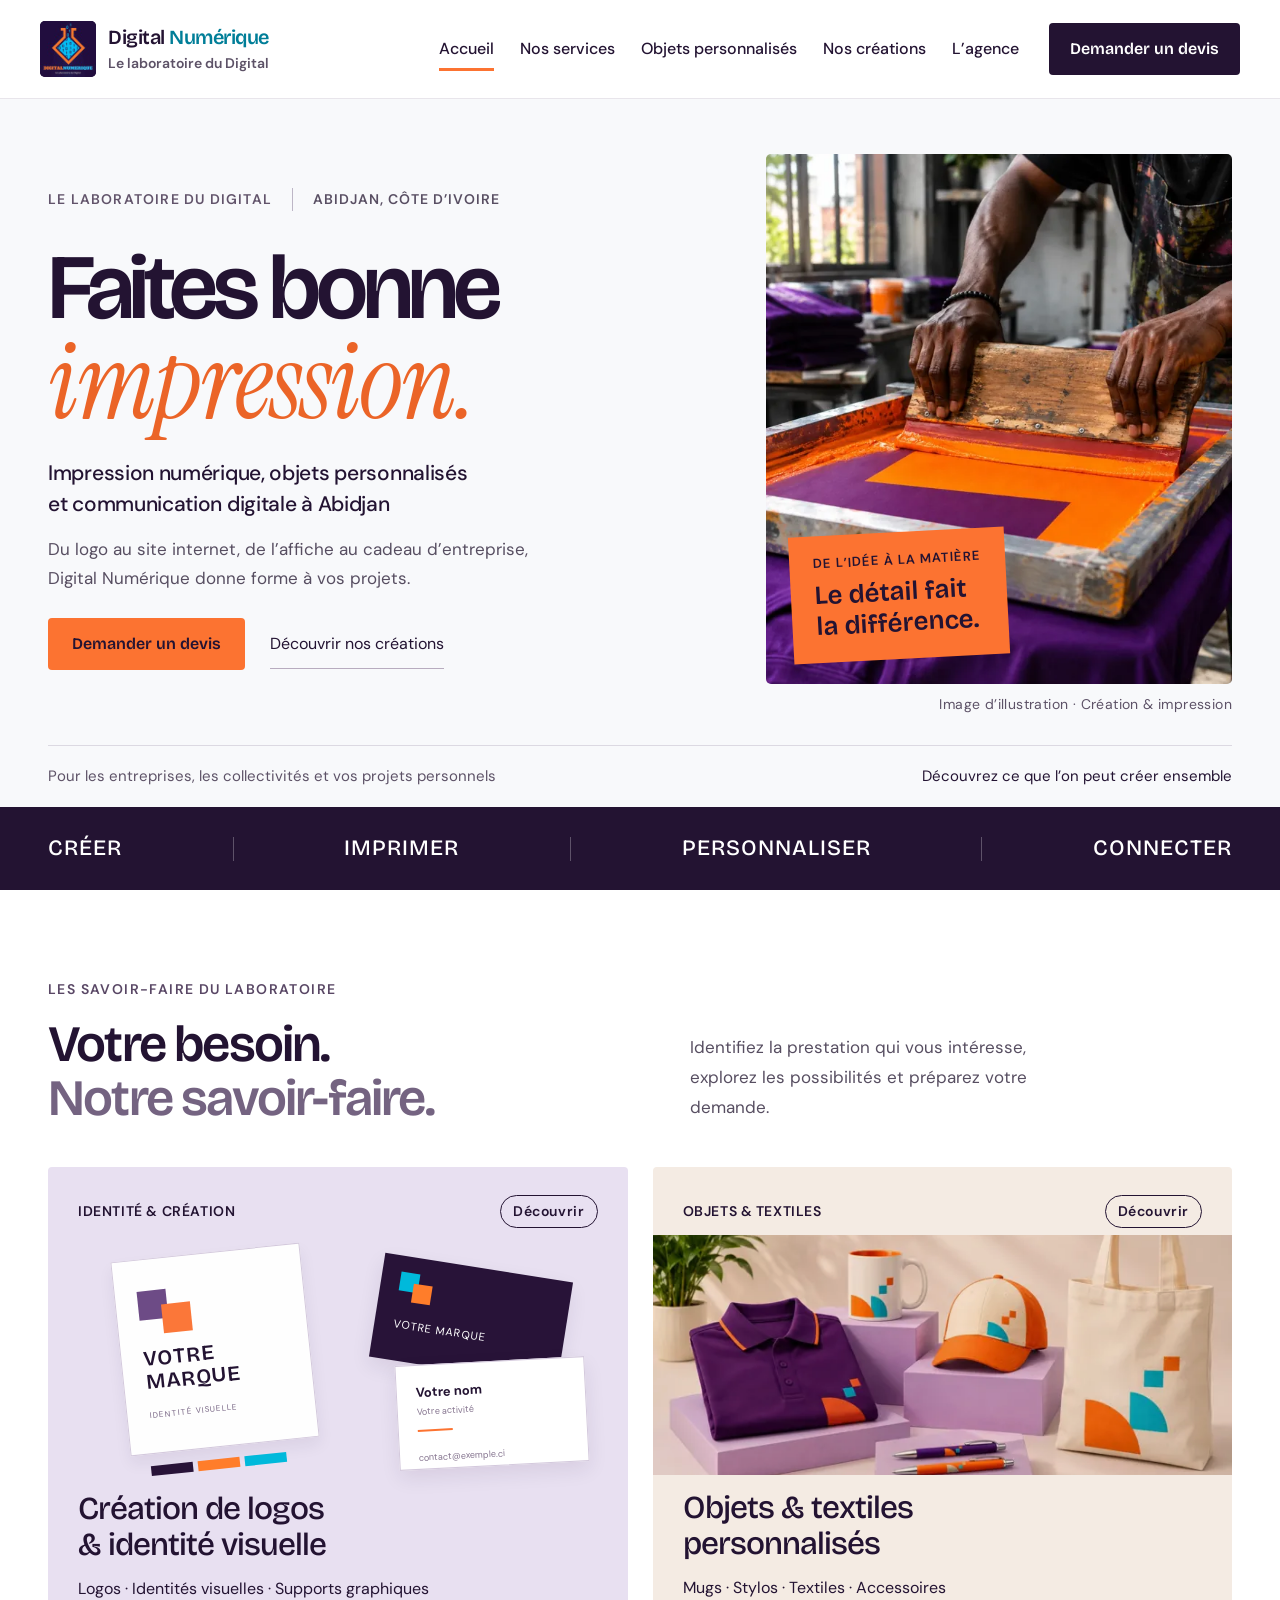
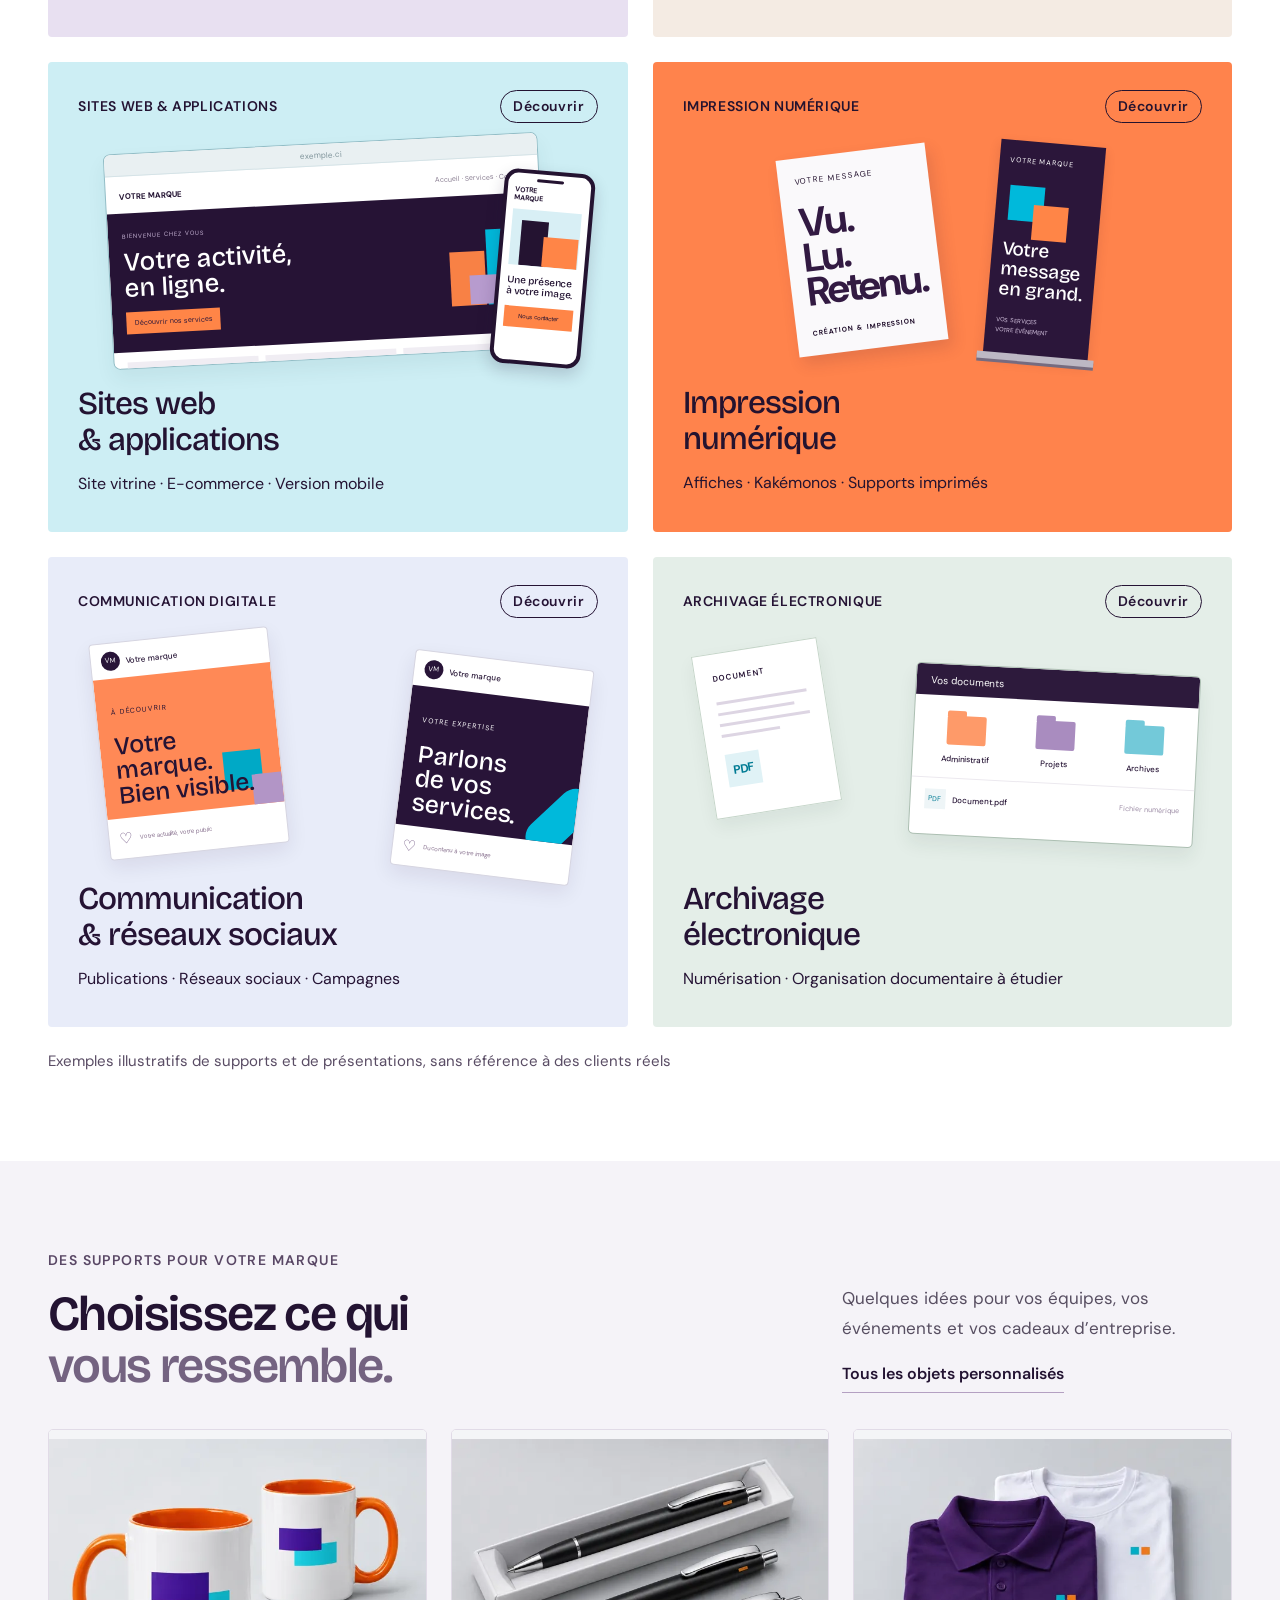
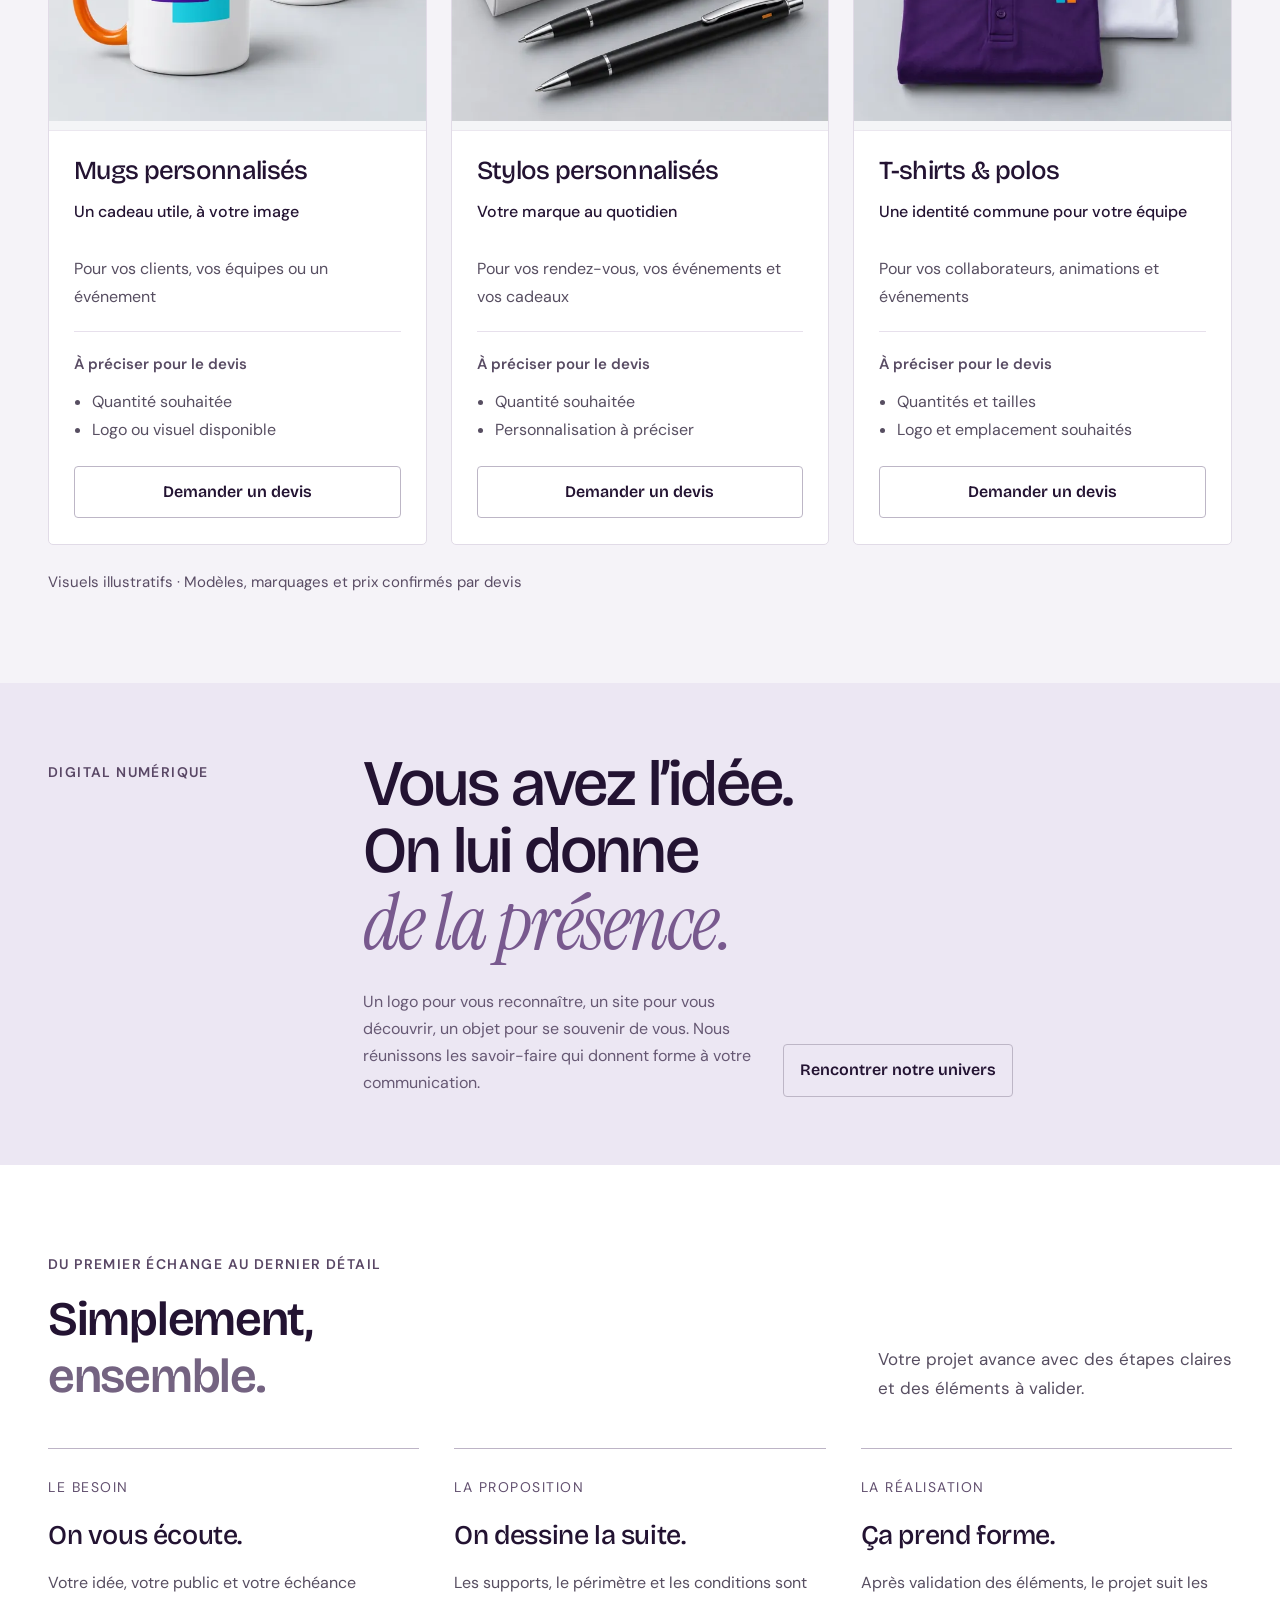
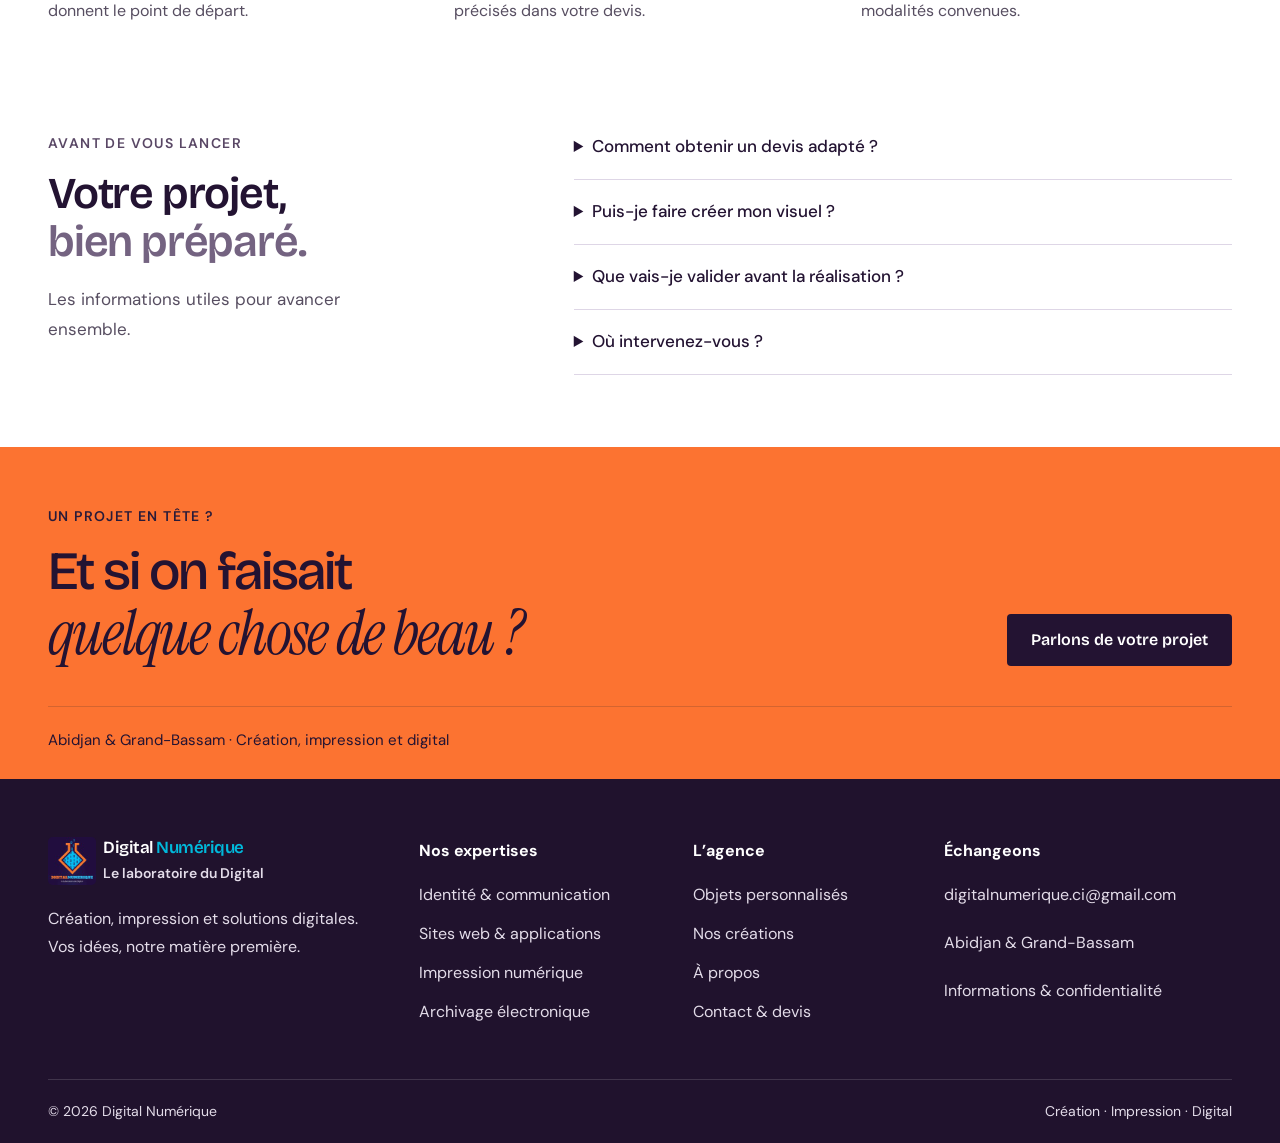
<file: index.html>
<!doctype html><html lang="fr"><head><meta charset="utf-8"><meta name="viewport" content="width=device-width, initial-scale=1"><meta name="theme-color" content="#f8f9fb"><title>Impression & solutions digitales à Abidjan | Digital Numérique</title><meta name="description" content="Digital Numérique : impression numérique, objets personnalisés, création graphique et services digitaux à Abidjan et Grand-Bassam."><meta property="og:title" content="Impression & solutions digitales à Abidjan | Digital Numérique"><meta property="og:description" content="Digital Numérique : impression numérique, objets personnalisés, création graphique et services digitaux à Abidjan et Grand-Bassam."><meta property="og:type" content="website"><link rel="stylesheet" href="style.css?v=20261124-4"><link rel="stylesheet" href="editorial.css?v=20261124-4"><link rel="stylesheet" href="home-illustrations.css?v=20261124-4"><link rel="stylesheet" href="home-refinements.css?v=20261124-4"><link rel="preconnect" href="https://fonts.googleapis.com"><link rel="preconnect" href="https://fonts.gstatic.com" crossorigin><link href="https://fonts.googleapis.com/css2?family=Bricolage+Grotesque:opsz,wght@12..96,400;12..96,500;12..96,600;12..96,700&family=DM+Sans:wght@400;500;600;700&family=Instrument+Serif:ital@0;1&display=swap" rel="stylesheet"><script defer src="app.js?v=20261124-devis"></script><link rel="stylesheet" href="readability.css?v=20261124-devis"></head><body><a class="skip" href="#contenu">Aller au contenu</a><header class="site-header"><div class="nav-shell"><a class="brand" href="index.html"><img src="assets/logo.jpg?v=20261124-4" width="56" height="56" alt="" decoding="async"><span>Digital <b>Numérique</b><small>Le laboratoire du Digital</small></span></a><button class="menu-toggle" type="button" aria-controls="navigation" aria-expanded="false">Menu <span aria-hidden="true">☰</span></button><nav id="navigation" aria-label="Navigation principale"><a href="index.html" aria-current="page">Accueil</a><a href="services.html">Nos services</a><a href="objets-personnalises.html">Objets personnalisés</a><a href="realisations.html">Nos créations</a><a href="a-propos.html">L’agence</a></nav><a class="button header-cta" href="contact.html#contact-form">Demander un devis</a></div></header><main id="contenu"><section class="studio-hero"><div class="wrap studio-hero-grid"><div class="studio-hero-copy"><p class="studio-kicker">LE LABORATOIRE DU DIGITAL <span>ABIDJAN, CÔTE D’IVOIRE</span></p><h1>Faites bonne<br><em>impression.</em></h1><div class="hero-intro"><p>Impression numérique, objets personnalisés<br class="desktop-break"> et communication digitale à Abidjan</p></div><p class="studio-description">Du logo au site internet, de l’affiche au cadeau d’entreprise, Digital Numérique donne forme à vos projets.</p><div class="actions"><a href="contact.html#contact-form" class="button">Demander un devis</a><a href="realisations.html" class="quiet-link">Découvrir nos créations</a></div></div><figure class="studio-visual"><div class="photo-stage"><img src="assets/atelier-sans-etoile.webp?v=20261124-4" width="1024" height="1280" alt="Scène illustrative du travail d’impression textile, avec une encre orange et un textile violet" fetchpriority="high" decoding="async" srcset="assets/atelier-sans-etoile-640.webp?v=20261124-4 640w, assets/atelier-sans-etoile.webp?v=20261124-4 1024w" sizes="(max-width: 700px) calc(100vw - 40px), 600px"><div class="image-label"><span>DE L’IDÉE À LA MATIÈRE</span><b>Le détail fait<br>la différence.</b></div></div><figcaption>Image d’illustration · Création & impression</figcaption></figure></div><div class="wrap studio-hero-foot"><span>Pour les entreprises, les collectivités et vos projets personnels</span><a href="#expertises">Découvrez ce que l’on peut créer ensemble</a></div></section>
<div class="studio-ribbon"><div class="wrap"><span>CRÉER</span><i class="ribbon-divider" aria-hidden="true"></i><span>IMPRIMER</span><i class="ribbon-divider" aria-hidden="true"></i><span>PERSONNALISER</span><i class="ribbon-divider" aria-hidden="true"></i><span>CONNECTER</span></div></div><section class="wrap section studio-expertises" id="expertises"><div class="editorial-heading"><p class="eyebrow">LES SAVOIR-FAIRE DU LABORATOIRE</p><h2>Votre besoin.<br><em>Notre savoir-faire.</em></h2><p>Identifiez la prestation qui vous intéresse, explorez les possibilités et préparez votre demande.</p></div><div class="expertise-mosaic">
<a class="expertise-feature brand-feature" href="services.html#identite"><div class="feature-top"><span>IDENTITÉ & CRÉATION</span><span class="feature-chip">Découvrir</span></div><div class="brand-demo illustration-stage" role="img" aria-label="Exemple d’identité visuelle : logo géométrique et cartes de visite assorties"><div class="logo-sheet"><div class="square-logo"><i></i><i></i></div><b>VOTRE<br>MARQUE</b><small>IDENTITÉ VISUELLE</small></div><div class="business-card card-back"><div class="square-logo"><i></i><i></i></div><span>VOTRE MARQUE</span></div><div class="business-card card-front"><b>Votre nom</b><span>Votre activité</span><div class="card-rule"></div><small>contact@exemple.ci</small></div><div class="palette-bars" aria-hidden="true"><i></i><i></i><i></i></div></div><div class="feature-copy"><h3>Création de logos<br>& identité visuelle</h3><p>Logos · Identités visuelles · Supports graphiques</p></div></a>
<a class="expertise-feature object-feature" href="objets-personnalises.html"><div class="feature-top"><span>OBJETS & TEXTILES</span><span class="feature-chip">Découvrir</span></div><div class="object-feature-image"><img src="assets/collection.webp?v=20261124-4" width="1280" height="853" alt="Illustration de mugs, stylos, textile et accessoires personnalisables" loading="lazy" decoding="async" srcset="assets/collection-640.webp?v=20261124-4 640w, assets/collection.webp?v=20261124-4 1280w" sizes="(max-width: 700px) calc(100vw - 40px), 600px"></div><div class="feature-copy"><h3>Objets & textiles<br>personnalisés</h3><p>Mugs · Stylos · Textiles · Accessoires</p></div></a>
<a class="expertise-feature web-feature" href="services.html#web"><div class="feature-top"><span>SITES WEB & APPLICATIONS</span><span class="feature-chip">Découvrir</span></div><div class="website-demo illustration-stage" role="img" aria-label="Exemple de site vitrine et de sa version mobile : navigation, présentation d’activité, services et bouton de contact"><div class="desktop-example"><div class="demo-toolbar"><span>exemple.ci</span></div><div class="demo-navigation"><b>VOTRE MARQUE</b><span>Accueil · Services · Contact</span></div><div class="demo-web-hero"><div><small>BIENVENUE CHEZ VOUS</small><b>Votre activité,<br>en ligne.</b><span class="demo-cta">Découvrir nos services</span></div><div class="demo-architecture"><i></i><i></i><i></i></div></div><div class="demo-service-row"><span>Nos services</span><span>Notre expertise</span><span>Votre projet</span></div></div><div class="phone-example"><div class="phone-speaker"></div><b>VOTRE<br>MARQUE</b><div class="phone-visual"><i></i><i></i></div><strong>Une présence<br>à votre image.</strong><span>Nous contacter</span></div></div><div class="feature-copy"><h3>Sites web<br>& applications</h3><p>Site vitrine · E-commerce · Version mobile</p></div></a>
<a class="expertise-feature print-feature" href="services.html#impression"><div class="feature-top"><span>IMPRESSION NUMÉRIQUE</span><span class="feature-chip">Découvrir</span></div><div class="print-play" role="img" aria-label="Exemples de supports imprimés : affiche et kakémono"><div class="poster-sheet"><small>VOTRE MESSAGE</small><b>Vu.<br>Lu.<br>Retenu.</b><span>CRÉATION & IMPRESSION</span></div><div class="rollup-example" role="img" aria-label="Exemple de kakémono publicitaire"><span>VOTRE MARQUE</span><div class="rollup-blocks"><i></i><i></i></div><b>Votre message<br>en grand.</b><small>VOS SERVICES<br>VOTRE ÉVÉNEMENT</small></div></div><div class="feature-copy"><h3>Impression<br>numérique</h3><p>Affiches · Kakémonos · Supports imprimés</p></div></a><a class="expertise-feature social-feature" href="services.html#communication"><div class="feature-top"><span>COMMUNICATION DIGITALE</span><span class="feature-chip">Découvrir</span></div><div class="social-demo illustration-stage" role="img" aria-label="Exemples de publications pour les réseaux sociaux avec une annonce et une présentation de services"><div class="social-post post-one"><div class="post-profile"><span>VM</span><b>Votre marque</b></div><div class="post-art"><small>À DÉCOUVRIR</small><b>Votre marque.<br>Bien visible.</b><div class="post-blocks"><i></i><i></i></div></div><div class="post-bottom"><span>♡</span><span>Votre actualité, votre public</span></div></div><div class="social-post post-two"><div class="post-profile"><span>VM</span><b>Votre marque</b></div><div class="post-art"><small>VOTRE EXPERTISE</small><b>Parlons<br>de vos<br>services.</b><div class="post-pill"></div></div><div class="post-bottom"><span>♡</span><span>Du contenu à votre image</span></div></div></div><div class="feature-copy"><h3>Communication<br>& réseaux sociaux</h3><p>Publications · Réseaux sociaux · Campagnes</p></div></a>
<a class="expertise-feature archive-feature" href="services.html#archivage"><div class="feature-top"><span>ARCHIVAGE ÉLECTRONIQUE</span><span class="feature-chip">Découvrir</span></div><div class="archive-demo illustration-stage" role="img" aria-label="Illustration de documents papier et d’un classement numérique par dossiers"><div class="paper-document"><span>DOCUMENT</span><i></i><i></i><i></i><i></i><b>PDF</b></div><div class="folder-window"><div class="folder-toolbar">Vos documents</div><div class="folder-content"><div><span class="folder-icon"></span><b>Administratif</b></div><div><span class="folder-icon"></span><b>Projets</b></div><div><span class="folder-icon"></span><b>Archives</b></div></div><div class="document-row"><span>PDF</span><b>Document.pdf</b><small>Fichier numérique</small></div></div></div><div class="feature-copy"><h3>Archivage<br>électronique</h3><p>Numérisation · Organisation documentaire à étudier</p></div></a></div><p class="illustration-note">Exemples illustratifs de supports et de présentations, sans référence à des clients réels</p></section><section class="home-selection" id="selection"><div class="wrap section"><div class="selection-heading"><div><p class="eyebrow">DES SUPPORTS POUR VOTRE MARQUE</p><h2>Choisissez ce qui<br><em>vous ressemble.</em></h2></div><div><p>Quelques idées pour vos équipes, vos événements et vos cadeaux d’entreprise.</p><a class="underlink" href="objets-personnalises.html">Tous les objets personnalisés</a></div></div><div class="selection-grid"><article class="selection-card"><div class="selection-photo"><img src="assets/accueil-produit-mugs.webp?v=20261124-4" width="1280" height="960" alt="Exemple illustratif de mugs personnalisés" loading="lazy" decoding="async" srcset="assets/accueil-produit-mugs-640.webp?v=20261124-4 640w, assets/accueil-produit-mugs.webp?v=20261124-4 1280w" sizes="(max-width: 500px) calc(100vw - 40px), (max-width: 760px) 45vw, 400px"></div><div class="selection-info"><h3>Mugs personnalisés</h3><p class="selection-sub">Un cadeau utile, à votre image</p><p class="selection-description">Pour vos clients, vos équipes ou un événement</p><div class="selection-details"><span>À préciser pour le devis</span><ul><li>Quantité souhaitée</li><li>Logo ou visuel disponible</li></ul></div><a class="button secondary product-choice" href="contact.html?produit=Mugs%20personnalis%C3%A9s#contact-form" aria-label="Demander un devis pour mugs personnalisés">Demander un devis</a></div></article><article class="selection-card"><div class="selection-photo"><img src="assets/accueil-produit-stylos.webp?v=20261124-4" width="1280" height="960" alt="Exemple illustratif de stylos personnalisés" loading="lazy" decoding="async" srcset="assets/accueil-produit-stylos-640.webp?v=20261124-4 640w, assets/accueil-produit-stylos.webp?v=20261124-4 1280w" sizes="(max-width: 500px) calc(100vw - 40px), (max-width: 760px) 45vw, 400px"></div><div class="selection-info"><h3>Stylos personnalisés</h3><p class="selection-sub">Votre marque au quotidien</p><p class="selection-description">Pour vos rendez-vous, vos événements et vos cadeaux</p><div class="selection-details"><span>À préciser pour le devis</span><ul><li>Quantité souhaitée</li><li>Personnalisation à préciser</li></ul></div><a class="button secondary product-choice" href="contact.html?produit=Stylos%20personnalis%C3%A9s#contact-form" aria-label="Demander un devis pour stylos personnalisés">Demander un devis</a></div></article><article class="selection-card"><div class="selection-photo"><img src="assets/accueil-produit-textiles.webp?v=20261124-4" width="1280" height="960" alt="Exemple illustratif de t-shirts & polos" loading="lazy" decoding="async" srcset="assets/accueil-produit-textiles-640.webp?v=20261124-4 640w, assets/accueil-produit-textiles.webp?v=20261124-4 1280w" sizes="(max-width: 500px) calc(100vw - 40px), (max-width: 760px) 45vw, 400px"></div><div class="selection-info"><h3>T-shirts & polos</h3><p class="selection-sub">Une identité commune pour votre équipe</p><p class="selection-description">Pour vos collaborateurs, animations et événements</p><div class="selection-details"><span>À préciser pour le devis</span><ul><li>Quantités et tailles</li><li>Logo et emplacement souhaités</li></ul></div><a class="button secondary product-choice" href="contact.html?produit=T-shirts%20et%20polos#contact-form" aria-label="Demander un devis pour t-shirts & polos">Demander un devis</a></div></article></div><p class="selection-note">Visuels illustratifs · Modèles, marquages et prix confirmés par devis</p></div></section><section class="studio-statement"><div class="wrap statement-grid"><p class="eyebrow">DIGITAL NUMÉRIQUE</p><div><h2>Vous avez l’idée.<br>On lui donne<br><em>de la présence.</em></h2><div class="statement-bottom"><p>Un logo pour vous reconnaître, un site pour vous découvrir, un objet pour se souvenir de vous. Nous réunissons les savoir-faire qui donnent forme à votre communication.</p><a class="button secondary" href="a-propos.html">Rencontrer notre univers</a></div></div></div></section><section class="wrap section studio-process"><div class="section-head"><div><p class="eyebrow">DU PREMIER ÉCHANGE AU DERNIER DÉTAIL</p><h2>Simplement,<br><em>ensemble.</em></h2></div><p>Votre projet avance avec des étapes claires<br>et des éléments à valider.</p></div><div class="process-line"><article><span>Le besoin</span><h3>On vous écoute.</h3><p>Votre idée, votre public et votre échéance donnent le point de départ.</p></article><article><span>La proposition</span><h3>On dessine la suite.</h3><p>Les supports, le périmètre et les conditions sont précisés dans votre devis.</p></article><article><span>La réalisation</span><h3>Ça prend forme.</h3><p>Après validation des éléments, le projet suit les modalités convenues.</p></article></div></section><section class="wrap home-reassurance"><div><p class="eyebrow">AVANT DE VOUS LANCER</p><h2>Votre projet,<br><em>bien préparé.</em></h2><p>Les informations utiles pour avancer ensemble.</p></div><div class="home-questions"><details><summary>Comment obtenir un devis adapté ?</summary><p>Indiquez le produit ou la prestation, la quantité ou le volume, votre objectif et la date envisagée. Les modalités et le prix seront précisés dans la proposition.</p></details><details><summary>Puis-je faire créer mon visuel ?</summary><p>La création graphique fait partie de nos prestations. Précisez si vous disposez déjà d’un logo ou si une création est à prévoir, afin de l’intégrer au devis.</p></details><details><summary>Que vais-je valider avant la réalisation ?</summary><p>Selon la prestation, vous examinez une maquette, un bon à tirer ou les éléments du projet. La réalisation suit les éléments et les conditions convenus.</p></details><details><summary>Où intervenez-vous ?</summary><p>Nous desservons Koumassi, Plateau, Marcory, Port-Bouët, Cocody, Yopougon et Grand-Bassam. Les modalités de remise ou de livraison sont précisées pendant l’échange.</p></details></div></section><section class="studio-final"><div class="wrap"><p class="eyebrow">UN PROJET EN TÊTE ?</p><div><h2>Et si on faisait<br><em>quelque chose de beau ?</em></h2><a class="button" href="contact.html#contact-form">Parlons de votre projet</a></div><p class="final-local">Abidjan & Grand-Bassam · Création, impression et digital</p></div></section></main><footer><div class="wrap footer-grid"><div><a class="brand" href="index.html"><img src="assets/logo.jpg?v=20261124-4" width="56" height="56" alt="" decoding="async"><span>Digital <b>Numérique</b><small>Le laboratoire du Digital</small></span></a><p>Création, impression et solutions digitales.<br>Vos idées, notre matière première.</p></div><div><h2>Nos expertises</h2><a href="services.html#identite">Identité & communication</a><a href="services.html#web">Sites web & applications</a><a href="services.html#impression">Impression numérique</a><a href="services.html#archivage">Archivage électronique</a></div><div><h2>L’agence</h2><a href="objets-personnalises.html">Objets personnalisés</a><a href="realisations.html">Nos créations</a><a href="a-propos.html">À propos</a><a href="contact.html#contact-form">Contact & devis</a></div><div><h2>Échangeons</h2><a href="mailto:digitalnumerique.ci@gmail.com" class="break">digitalnumerique.ci@gmail.com</a><p>Abidjan & Grand-Bassam</p><a href="informations.html">Informations & confidentialité</a></div></div><div class="wrap footer-bottom"><span>© 2026 Digital Numérique</span><span>Création · Impression · Digital</span></div></footer></body></html>
</file>
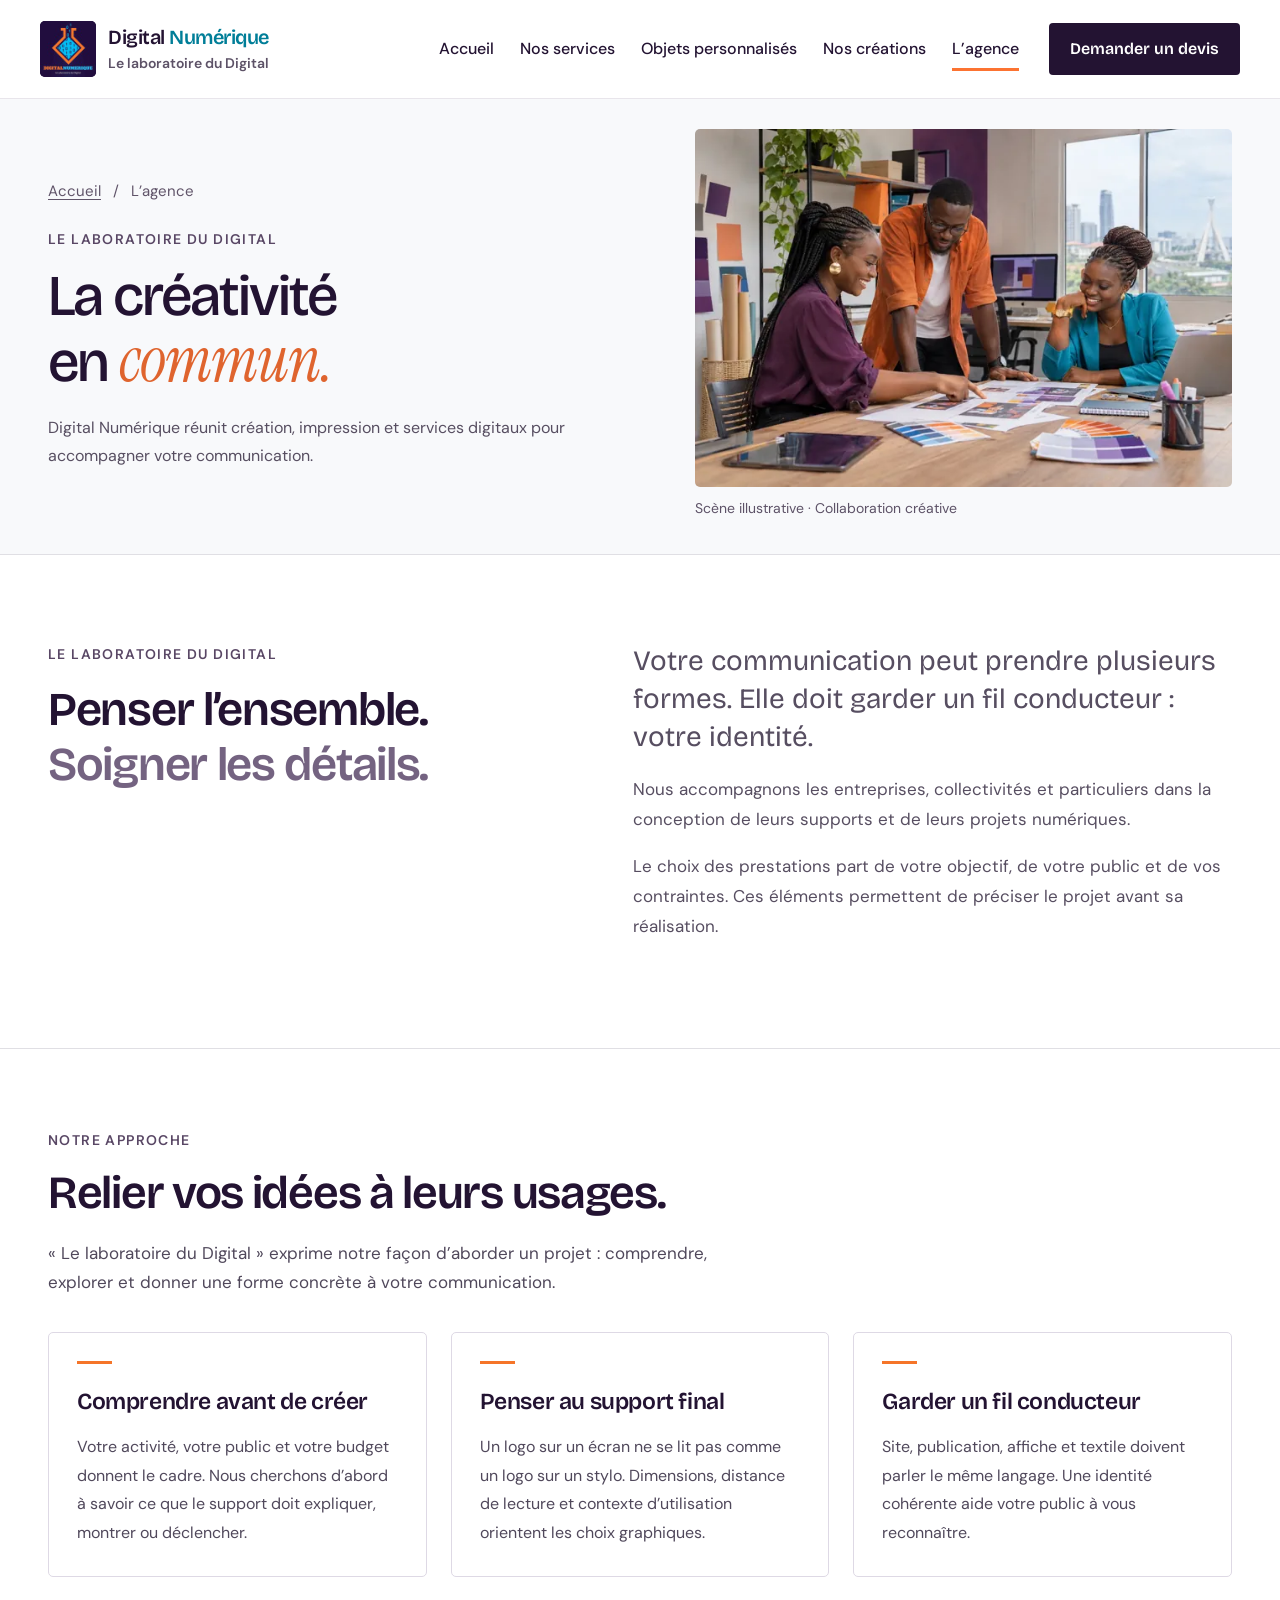
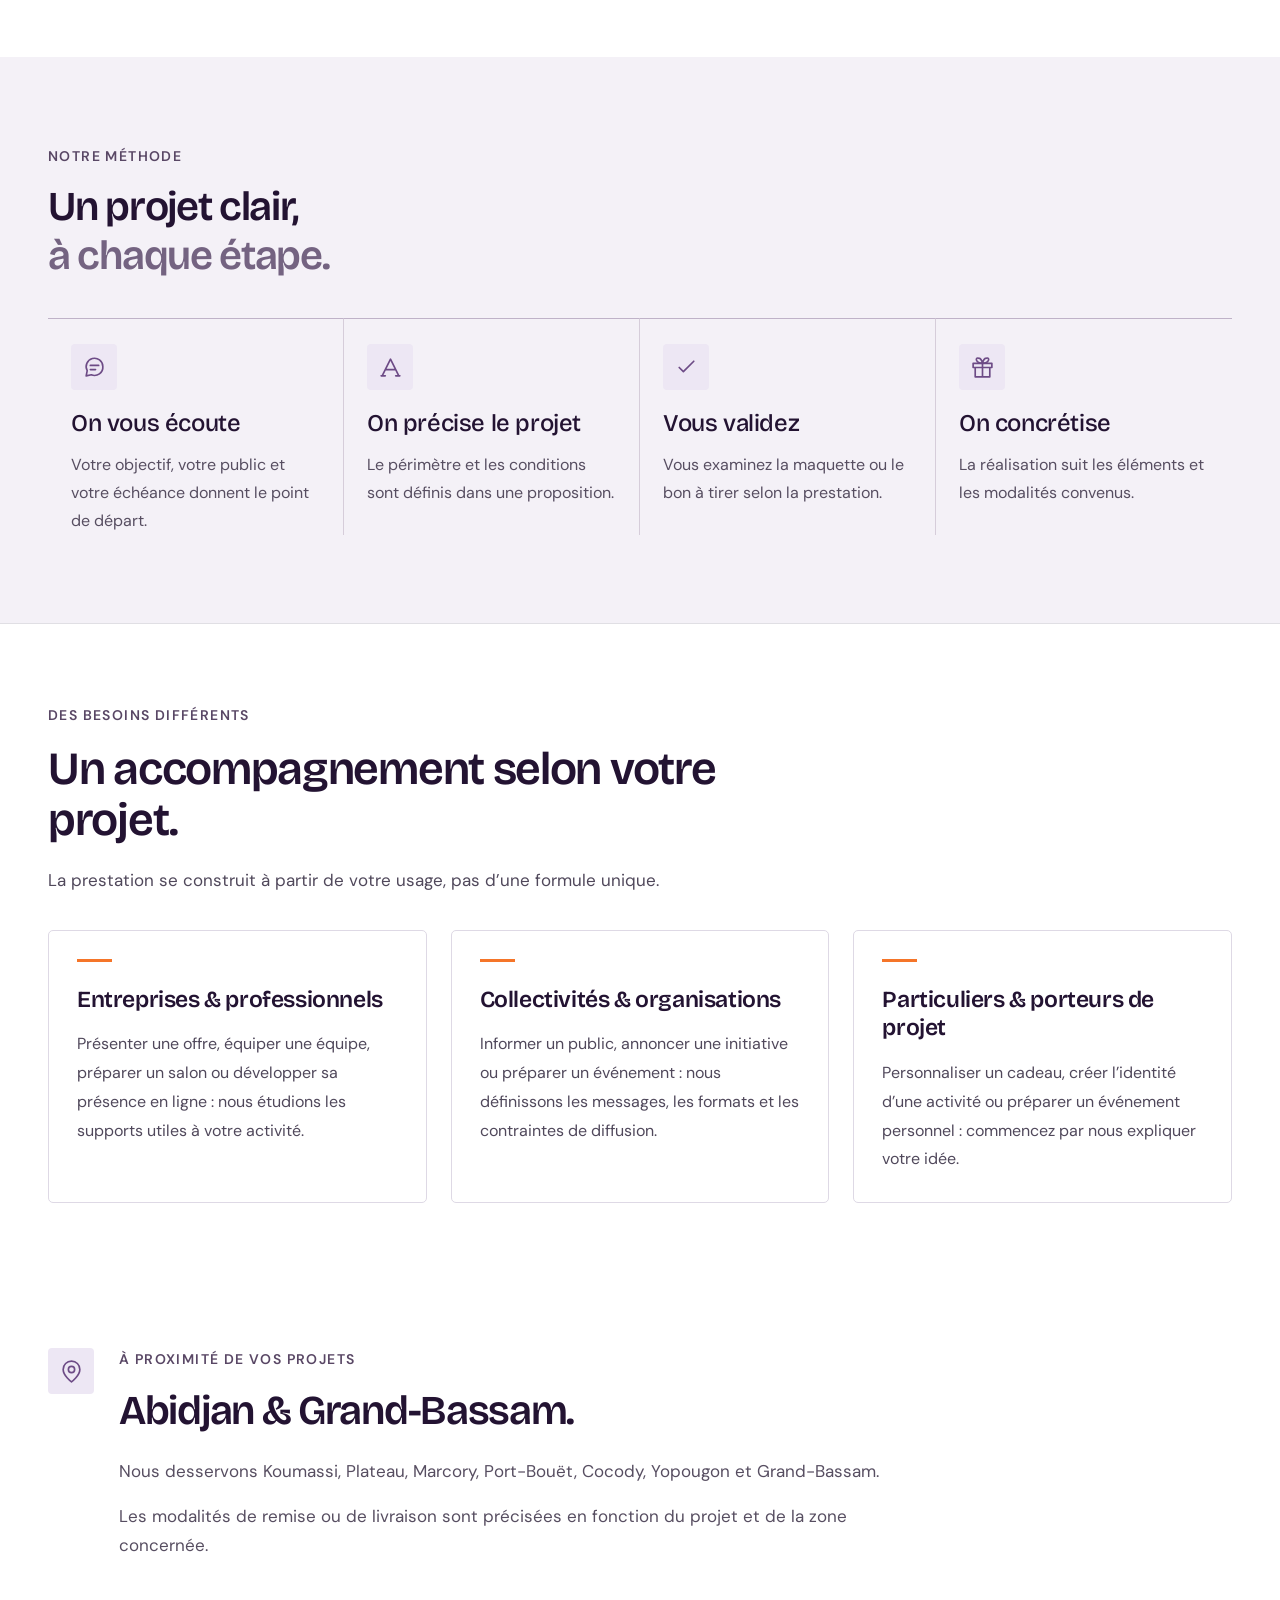
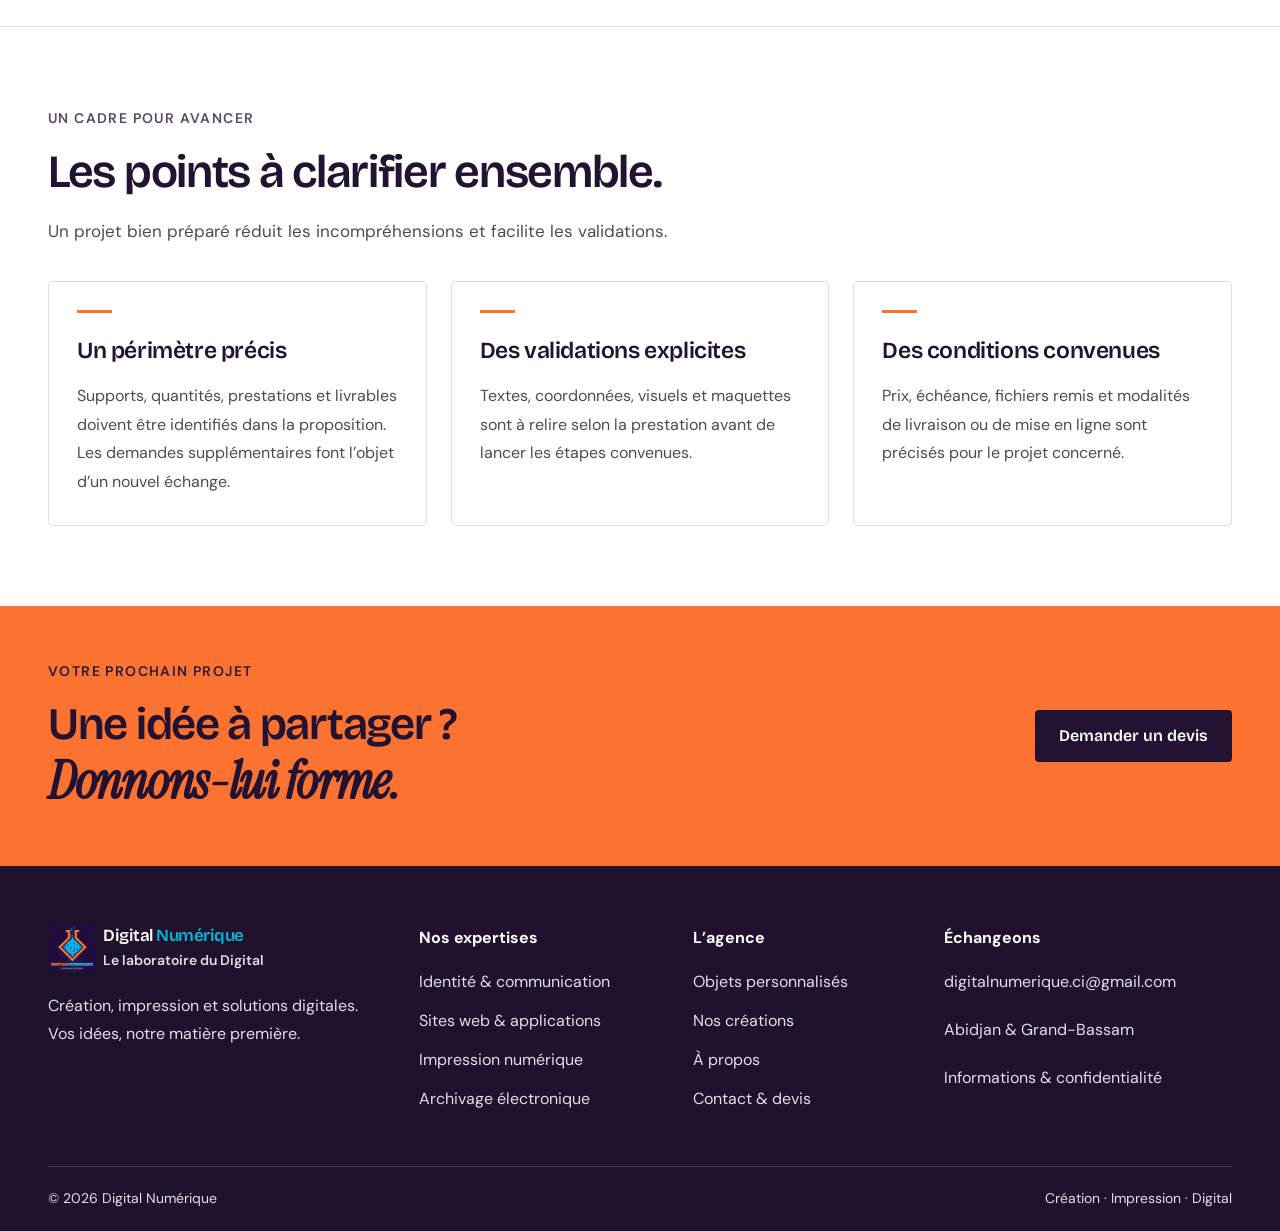
<file: a-propos.html>
<!doctype html><html lang="fr"><head><meta charset="utf-8"><meta name="viewport" content="width=device-width, initial-scale=1"><meta name="theme-color" content="#f8f9fb"><title>L’agence & notre méthode | Digital Numérique</title><meta name="description" content="Digital Numérique : impression numérique, objets personnalisés, création graphique et services digitaux à Abidjan et Grand-Bassam."><meta property="og:title" content="L’agence & notre méthode | Digital Numérique"><meta property="og:description" content="Digital Numérique : impression numérique, objets personnalisés, création graphique et services digitaux à Abidjan et Grand-Bassam."><meta property="og:type" content="website"><link rel="stylesheet" href="style.css?v=20261124-4"><link rel="stylesheet" href="editorial.css?v=20261124-4"><link rel="stylesheet" href="page-content.css?v=20261124-4"><link rel="stylesheet" href="page-photos.css?v=20261124-4"><link rel="preconnect" href="https://fonts.googleapis.com"><link rel="preconnect" href="https://fonts.gstatic.com" crossorigin><link href="https://fonts.googleapis.com/css2?family=Bricolage+Grotesque:opsz,wght@12..96,400;12..96,500;12..96,600;12..96,700&family=DM+Sans:wght@400;500;600;700&family=Instrument+Serif:ital@0;1&display=swap" rel="stylesheet"><script defer src="app.js?v=20261124-devis"></script><link rel="stylesheet" href="readability.css?v=20261124-devis"></head><body><a class="skip" href="#contenu">Aller au contenu</a><header class="site-header"><div class="nav-shell"><a class="brand" href="index.html"><img src="assets/logo.jpg?v=20261124-4" width="56" height="56" alt="" decoding="async"><span>Digital <b>Numérique</b><small>Le laboratoire du Digital</small></span></a><button class="menu-toggle" type="button" aria-controls="navigation" aria-expanded="false">Menu <span aria-hidden="true">☰</span></button><nav id="navigation" aria-label="Navigation principale"><a href="index.html">Accueil</a><a href="services.html">Nos services</a><a href="objets-personnalises.html">Objets personnalisés</a><a href="realisations.html">Nos créations</a><a href="a-propos.html" aria-current="page">L’agence</a></nav><a class="button header-cta" href="contact.html#contact-form">Demander un devis</a></div></header><main id="contenu"><section class="page-intro"><div class="wrap photo-intro"><div class="intro-copy"><p class="breadcrumb"><a href="index.html">Accueil</a><span>/</span>L’agence</p><p class="eyebrow">LE LABORATOIRE DU DIGITAL</p><h1>La créativité<br>en <span>commun.</span></h1><p class="lede">Digital Numérique réunit création, impression et services digitaux pour accompagner votre communication.</p></div><figure class="page-photo"><img src="assets/illustration-agence-inedite.webp?v=20261124-4" width="1280" height="853" alt="Scène illustrative de collaboration entre professionnels de la création à Abidjan" fetchpriority="high" decoding="async" srcset="assets/illustration-agence-inedite-640.webp?v=20261124-4 640w, assets/illustration-agence-inedite.webp?v=20261124-4 1280w" sizes="(max-width: 700px) calc(100vw - 40px), 600px"><figcaption>Scène illustrative · Collaboration créative</figcaption></figure></div></section><section class="wrap section about-strip"><div><p class="eyebrow">LE LABORATOIRE DU DIGITAL</p><h2>Penser l’ensemble.<br><em>Soigner les détails.</em></h2></div><div><p class="large">Votre communication peut prendre plusieurs formes. Elle doit garder un fil conducteur : votre identité.</p><p>Nous accompagnons les entreprises, collectivités et particuliers dans la conception de leurs supports et de leurs projets numériques.</p><p>Le choix des prestations part de votre objectif, de votre public et de vos contraintes. Ces éléments permettent de préciser le projet avant sa réalisation.</p></div></section><section class="enrich-section "><div class="wrap"><div class="enrich-heading"><p class="eyebrow">NOTRE APPROCHE</p><h2>Relier vos idées à leurs usages.</h2><p>« Le laboratoire du Digital » exprime notre façon d’aborder un projet : comprendre, explorer et donner une forme concrète à votre communication.</p></div><div class="enrich-grid"><article class="enrich-card"><h3>Comprendre avant de créer</h3><p>Votre activité, votre public et votre budget donnent le cadre. Nous cherchons d’abord à savoir ce que le support doit expliquer, montrer ou déclencher.</p></article><article class="enrich-card"><h3>Penser au support final</h3><p>Un logo sur un écran ne se lit pas comme un logo sur un stylo. Dimensions, distance de lecture et contexte d’utilisation orientent les choix graphiques.</p></article><article class="enrich-card"><h3>Garder un fil conducteur</h3><p>Site, publication, affiche et textile doivent parler le même langage. Une identité cohérente aide votre public à vous reconnaître.</p></article></div></div></section><section class="soft"><div class="wrap section"><p class="eyebrow">NOTRE MÉTHODE</p><h2>Un projet clair,<br><em>à chaque étape.</em></h2><div class="method-grid"><article><div class="icon-box"><svg viewBox="0 0 24 24" fill="none" stroke="currentColor" stroke-width="1.6" stroke-linecap="round" stroke-linejoin="round" aria-hidden="true"><path d="M20 11a8 8 0 1 0-15 4l-1 5 5-1a8 8 0 0 0 11-8Z"/><path d="M8 10h8m-8 4h5"/></svg></div><h3>On vous écoute</h3><p>Votre objectif, votre public et votre échéance donnent le point de départ.</p></article><article><div class="icon-box"><svg viewBox="0 0 24 24" fill="none" stroke="currentColor" stroke-width="1.6" stroke-linecap="round" stroke-linejoin="round" aria-hidden="true"><path d="M4 20 12 4l8 16M7 14h10M3 20h4m10 0h4"/></svg></div><h3>On précise le projet</h3><p>Le périmètre et les conditions sont définis dans une proposition.</p></article><article><div class="icon-box"><svg viewBox="0 0 24 24" fill="none" stroke="currentColor" stroke-width="1.6" stroke-linecap="round" stroke-linejoin="round" aria-hidden="true"><path d="m5 12 4 4L19 6"/></svg></div><h3>Vous validez</h3><p>Vous examinez la maquette ou le bon à tirer selon la prestation.</p></article><article><div class="icon-box"><svg viewBox="0 0 24 24" fill="none" stroke="currentColor" stroke-width="1.6" stroke-linecap="round" stroke-linejoin="round" aria-hidden="true"><path d="M3 8h18v4H3zM5 12v9h14v-9M12 8v13"/><path d="M12 8C5 8 5 2 8 3c3 0 4 5 4 5Zm0 0c7 0 7-6 4-5-3 0-4 5-4 5Z"/></svg></div><h3>On concrétise</h3><p>La réalisation suit les éléments et les modalités convenus.</p></article></div></div></section><section class="enrich-section "><div class="wrap"><div class="enrich-heading"><p class="eyebrow">DES BESOINS DIFFÉRENTS</p><h2>Un accompagnement selon votre projet.</h2><p>La prestation se construit à partir de votre usage, pas d’une formule unique.</p></div><div class="enrich-grid"><article class="enrich-card"><h3>Entreprises & professionnels</h3><p>Présenter une offre, équiper une équipe, préparer un salon ou développer sa présence en ligne : nous étudions les supports utiles à votre activité.</p></article><article class="enrich-card"><h3>Collectivités & organisations</h3><p>Informer un public, annoncer une initiative ou préparer un événement : nous définissons les messages, les formats et les contraintes de diffusion.</p></article><article class="enrich-card"><h3>Particuliers & porteurs de projet</h3><p>Personnaliser un cadeau, créer l’identité d’une activité ou préparer un événement personnel : commencez par nous expliquer votre idée.</p></article></div></div></section><section class="wrap section local-section"><div class="icon-box"><svg viewBox="0 0 24 24" fill="none" stroke="currentColor" stroke-width="1.6" stroke-linecap="round" stroke-linejoin="round" aria-hidden="true"><path d="M20 10c0 6-8 12-8 12S4 16 4 10a8 8 0 0 1 16 0Z"/><circle cx="12" cy="10" r="3"/></svg></div><div><p class="eyebrow">À PROXIMITÉ DE VOS PROJETS</p><h2>Abidjan & Grand-Bassam.</h2><p>Nous desservons Koumassi, Plateau, Marcory, Port-Bouët, Cocody, Yopougon et Grand-Bassam.</p><p>Les modalités de remise ou de livraison sont précisées en fonction du projet et de la zone concernée.</p></div></section><section class="enrich-section "><div class="wrap"><div class="enrich-heading"><p class="eyebrow">UN CADRE POUR AVANCER</p><h2>Les points à clarifier ensemble.</h2><p>Un projet bien préparé réduit les incompréhensions et facilite les validations.</p></div><div class="enrich-grid"><article class="enrich-card"><h3>Un périmètre précis</h3><p>Supports, quantités, prestations et livrables doivent être identifiés dans la proposition. Les demandes supplémentaires font l’objet d’un nouvel échange.</p></article><article class="enrich-card"><h3>Des validations explicites</h3><p>Textes, coordonnées, visuels et maquettes sont à relire selon la prestation avant de lancer les étapes convenues.</p></article><article class="enrich-card"><h3>Des conditions convenues</h3><p>Prix, échéance, fichiers remis et modalités de livraison ou de mise en ligne sont précisés pour le projet concerné.</p></article></div></div></section><section class="cta"><div class="wrap"><div><p class="eyebrow">VOTRE PROCHAIN PROJET</p><h2>Une idée à partager ?<br><span>Donnons-lui forme.</span></h2></div><a class="button" href="contact.html#contact-form">Demander un devis</a></div></section></main><footer><div class="wrap footer-grid"><div><a class="brand" href="index.html"><img src="assets/logo.jpg?v=20261124-4" width="56" height="56" alt="" decoding="async"><span>Digital <b>Numérique</b><small>Le laboratoire du Digital</small></span></a><p>Création, impression et solutions digitales.<br>Vos idées, notre matière première.</p></div><div><h2>Nos expertises</h2><a href="services.html#identite">Identité & communication</a><a href="services.html#web">Sites web & applications</a><a href="services.html#impression">Impression numérique</a><a href="services.html#archivage">Archivage électronique</a></div><div><h2>L’agence</h2><a href="objets-personnalises.html">Objets personnalisés</a><a href="realisations.html">Nos créations</a><a href="a-propos.html">À propos</a><a href="contact.html#contact-form">Contact & devis</a></div><div><h2>Échangeons</h2><a href="mailto:digitalnumerique.ci@gmail.com" class="break">digitalnumerique.ci@gmail.com</a><p>Abidjan & Grand-Bassam</p><a href="informations.html">Informations & confidentialité</a></div></div><div class="wrap footer-bottom"><span>© 2026 Digital Numérique</span><span>Création · Impression · Digital</span></div></footer></body></html>
</file>
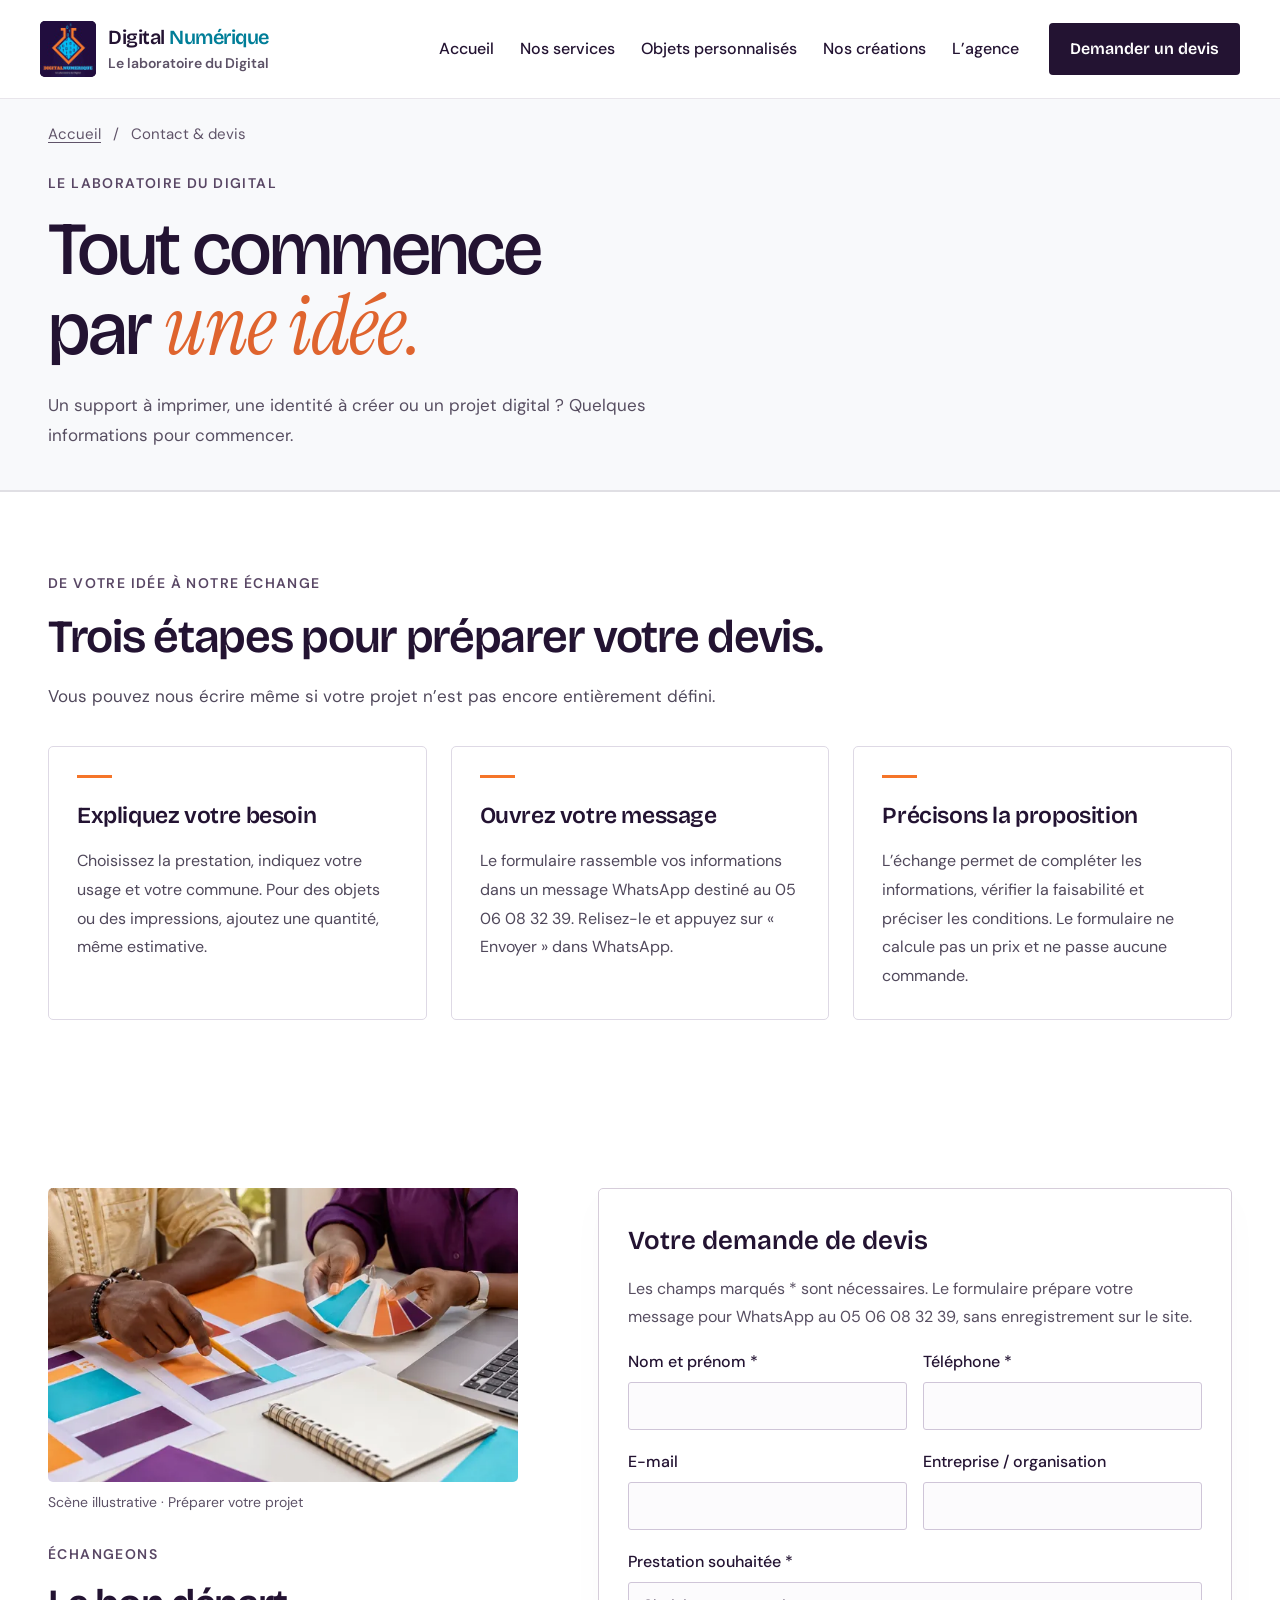
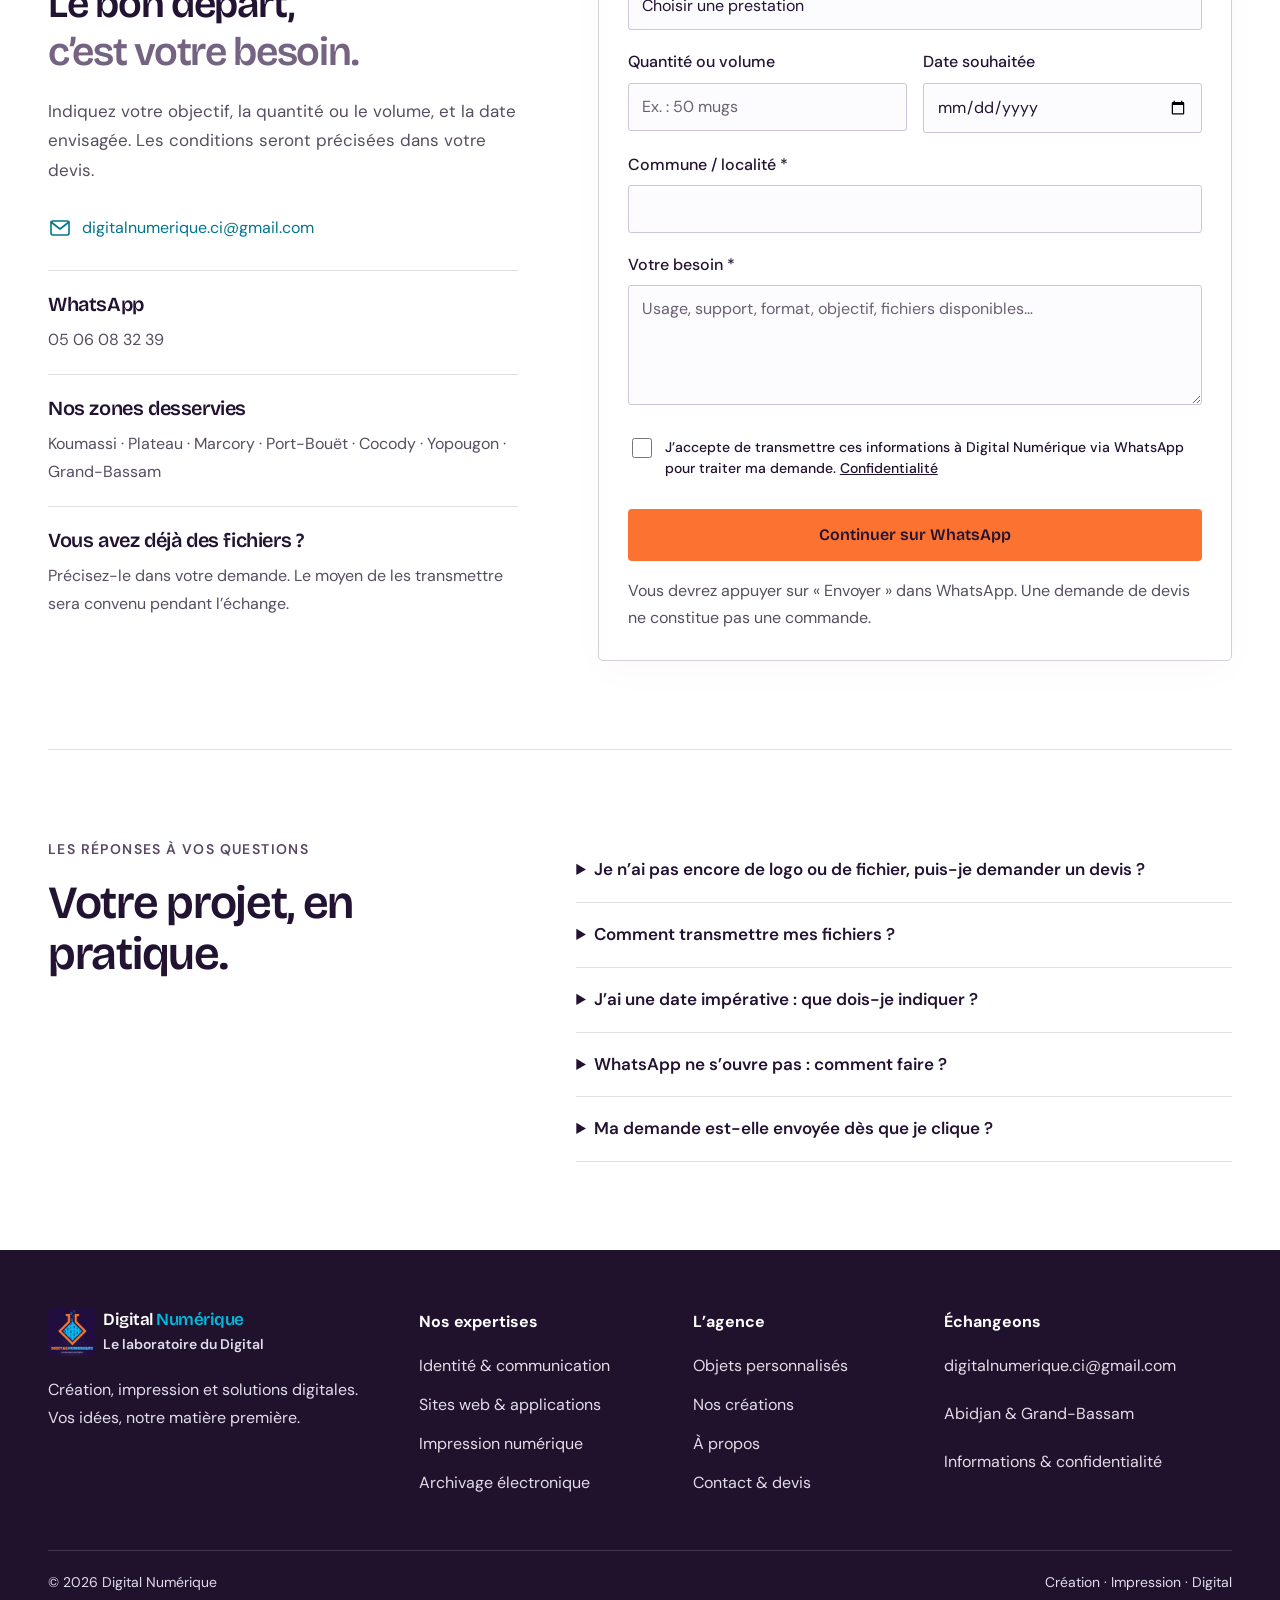
<file: contact.html>
<!doctype html><html lang="fr"><head><meta charset="utf-8"><meta name="viewport" content="width=device-width, initial-scale=1"><meta name="theme-color" content="#f8f9fb"><title>Contact & demande de devis | Digital Numérique</title><meta name="description" content="Digital Numérique : impression numérique, objets personnalisés, création graphique et services digitaux à Abidjan et Grand-Bassam."><meta property="og:title" content="Contact & demande de devis | Digital Numérique"><meta property="og:description" content="Digital Numérique : impression numérique, objets personnalisés, création graphique et services digitaux à Abidjan et Grand-Bassam."><meta property="og:type" content="website"><link rel="stylesheet" href="style.css?v=20261124-4"><link rel="stylesheet" href="editorial.css?v=20261124-4"><link rel="stylesheet" href="page-content.css?v=20261124-4"><link rel="stylesheet" href="page-photos.css?v=20261124-4"><link rel="preconnect" href="https://fonts.googleapis.com"><link rel="preconnect" href="https://fonts.gstatic.com" crossorigin><link href="https://fonts.googleapis.com/css2?family=Bricolage+Grotesque:opsz,wght@12..96,400;12..96,500;12..96,600;12..96,700&family=DM+Sans:wght@400;500;600;700&family=Instrument+Serif:ital@0;1&display=swap" rel="stylesheet"><script defer src="devis-whatsapp.js?v=20261124-devis"></script><script defer src="app.js?v=20261124-devis"></script><link rel="stylesheet" href="readability.css?v=20261124-devis"></head><body><a class="skip" href="#contenu">Aller au contenu</a><header class="site-header"><div class="nav-shell"><a class="brand" href="index.html"><img src="assets/logo.jpg?v=20261124-4" width="56" height="56" alt="" decoding="async"><span>Digital <b>Numérique</b><small>Le laboratoire du Digital</small></span></a><button class="menu-toggle" type="button" aria-controls="navigation" aria-expanded="false">Menu <span aria-hidden="true">☰</span></button><nav id="navigation" aria-label="Navigation principale"><a href="index.html">Accueil</a><a href="services.html">Nos services</a><a href="objets-personnalises.html">Objets personnalisés</a><a href="realisations.html">Nos créations</a><a href="a-propos.html">L’agence</a></nav><a class="button header-cta" href="contact.html#contact-form" aria-current="page">Demander un devis</a></div></header><main id="contenu"><section class="page-intro"><div class="wrap"><p class="breadcrumb"><a href="index.html">Accueil</a><span>/</span>Contact & devis</p><p class="eyebrow">LE LABORATOIRE DU DIGITAL</p><h1>Tout commence<br>par <span>une idée.</span></h1><p class="lede">Un support à imprimer, une identité à créer ou un projet digital ? Quelques informations pour commencer.</p></div></section><section class="enrich-section "><div class="wrap"><div class="enrich-heading"><p class="eyebrow">DE VOTRE IDÉE À NOTRE ÉCHANGE</p><h2>Trois étapes pour préparer votre devis.</h2><p>Vous pouvez nous écrire même si votre projet n’est pas encore entièrement défini.</p></div><div class="enrich-grid"><article class="enrich-card"><h3>Expliquez votre besoin</h3><p>Choisissez la prestation, indiquez votre usage et votre commune. Pour des objets ou des impressions, ajoutez une quantité, même estimative.</p></article><article class="enrich-card"><h3>Ouvrez votre message</h3><p>Le formulaire rassemble vos informations dans un message WhatsApp destiné au 05 06 08 32 39. Relisez-le et appuyez sur « Envoyer » dans WhatsApp.</p></article><article class="enrich-card"><h3>Précisons la proposition</h3><p>L’échange permet de compléter les informations, vérifier la faisabilité et préciser les conditions. Le formulaire ne calcule pas un prix et ne passe aucune commande.</p></article></div></div></section><section id="devis" class="wrap section contact-layout"><aside><figure class="page-photo contact-photo"><img src="assets/illustration-contact-inedite.webp?v=20261124-4" width="1280" height="853" alt="Scène illustrative d’un échange autour d’un projet graphique avec maquettes et nuancier" loading="lazy" decoding="async" srcset="assets/illustration-contact-inedite-640.webp?v=20261124-4 640w, assets/illustration-contact-inedite.webp?v=20261124-4 1280w" sizes="(max-width: 700px) calc(100vw - 40px), 600px"><figcaption>Scène illustrative · Préparer votre projet</figcaption></figure><p class="eyebrow">ÉCHANGEONS</p><h2>Le bon départ,<br><em>c’est votre besoin.</em></h2><p>Indiquez votre objectif, la quantité ou le volume, et la date envisagée. Les conditions seront précisées dans votre devis.</p><a class="contact-email" href="mailto:digitalnumerique.ci@gmail.com"><svg viewBox="0 0 24 24" fill="none" stroke="currentColor" stroke-width="1.6" stroke-linecap="round" stroke-linejoin="round" aria-hidden="true"><rect x="3" y="5" width="18" height="14" rx="2"/><path d="m3 6 9 7 9-7"/></svg><span>digitalnumerique.ci@gmail.com</span></a><div class="contact-note"><h3>WhatsApp</h3><p><a href="https://wa.me/2250506083239" target="_blank" rel="noopener noreferrer">05 06 08 32 39</a></p></div><div class="contact-note"><h3>Nos zones desservies</h3><p>Koumassi · Plateau · Marcory · Port-Bouët · Cocody · Yopougon · Grand-Bassam</p></div><div class="contact-note"><h3>Vous avez déjà des fichiers ?</h3><p>Précisez-le dans votre demande. Le moyen de les transmettre sera convenu pendant l’échange.</p></div></aside><div><form id="contact-form" class="form-panel"><p class="form-heading">Votre demande de devis</p><p class="form-help">Les champs marqués * sont nécessaires. Le formulaire prépare votre message pour WhatsApp au 05 06 08 32 39, sans enregistrement sur le site.</p><div class="two"><div><label for="name">Nom et prénom *</label><input id="name" name="name" required maxlength="120" autocomplete="name"></div><div><label for="phone">Téléphone *</label><input id="phone" name="phone" type="tel" required minlength="8" maxlength="30" autocomplete="tel"></div></div><div class="two"><div><label for="email">E-mail</label><input id="email" name="email" type="email" maxlength="180" autocomplete="email"></div><div><label for="company">Entreprise / organisation</label><input id="company" name="company" maxlength="160" autocomplete="organization"></div></div><label for="service">Prestation souhaitée *</label><select id="service" name="service" required><option value="">Choisir une prestation</option><option>Identité visuelle</option><option>Communication digitale</option><option>Sites web et applications</option><option>Impression numérique</option><option>Objets personnalisés</option><option>Archivage électronique</option></select><div class="two"><div><label for="quantity">Quantité ou volume</label><input id="quantity" name="quantity" maxlength="120" placeholder="Ex. : 50 mugs"></div><div><label for="deadline">Date souhaitée</label><input id="deadline" name="deadline" type="date"></div></div><label for="commune">Commune / localité *</label><input id="commune" name="commune" required maxlength="120" autocomplete="address-level2" list="zones"><datalist id="zones"><option value="Koumassi"><option value="Plateau"><option value="Marcory"><option value="Port-Bouët"><option value="Cocody"><option value="Yopougon"><option value="Grand-Bassam"></datalist><label for="message">Votre besoin *</label><textarea id="message" name="message" required minlength="10" maxlength="4000" rows="4" placeholder="Usage, support, format, objectif, fichiers disponibles…"></textarea><div class="honeypot" aria-hidden="true"><label>Votre site<input name="website" tabindex="-1" autocomplete="off"></label></div><label class="consent"><input type="checkbox" name="consent" required><span>J’accepte de transmettre ces informations à Digital Numérique via WhatsApp pour traiter ma demande. <a href="informations.html#confidentialite">Confidentialité</a></span></label><button class="button" type="submit">Continuer sur WhatsApp</button><p id="form-status" class="form-status" role="status" aria-live="polite"></p><a id="whatsapp-reopen" class="button secondary" target="_blank" rel="noopener noreferrer" hidden>Ouvrir mon message dans WhatsApp</a><p class="form-help">Vous devrez appuyer sur « Envoyer » dans WhatsApp. Une demande de devis ne constitue pas une commande.</p><noscript><p>Activez JavaScript pour préparer votre message, ou <a href="https://wa.me/2250506083239" target="_blank" rel="noopener noreferrer">contactez-nous directement sur WhatsApp</a>.</p></noscript></form></div></section><section class="wrap section faq"><div class="enrich-heading"><p class="eyebrow">LES RÉPONSES À VOS QUESTIONS</p><h2>Votre projet, en pratique.</h2></div><div><details><summary>Je n’ai pas encore de logo ou de fichier, puis-je demander un devis ?</summary><p>Oui. Décrivez l’usage du support et signalez les éléments à créer. La conception graphique pourra être étudiée en plus de l’impression ou de la personnalisation.</p></details><details><summary>Comment transmettre mes fichiers ?</summary><p>Après avoir ouvert la conversation WhatsApp, vous pouvez préciser les fichiers disponibles et convenir du moyen de transmission. Le formulaire du site ne téléverse aucun fichier.</p></details><details><summary>J’ai une date impérative : que dois-je indiquer ?</summary><p>Renseignez la date souhaitée et expliquez l’événement concerné dans votre message. Le délai réalisable sera confirmé pendant l’échange ; la date saisie ne constitue pas une réservation.</p></details><details><summary>WhatsApp ne s’ouvre pas : comment faire ?</summary><p>Après avoir validé le formulaire, utilisez le lien « Ouvrir mon message dans WhatsApp ». Vous pouvez aussi écrire directement au +225 05 06 08 32 39 ou à digitalnumerique.ci@gmail.com.</p></details><details><summary>Ma demande est-elle envoyée dès que je clique ?</summary><p>Non. Le site prépare le message et ouvre WhatsApp. Vous devez appuyer sur « Envoyer » dans WhatsApp pour que Digital Numérique le reçoive. Aucune nouvelle demande n’est enregistrée dans une base de données du site.</p></details></div></section></main><footer><div class="wrap footer-grid"><div><a class="brand" href="index.html"><img src="assets/logo.jpg?v=20261124-4" width="56" height="56" alt="" decoding="async"><span>Digital <b>Numérique</b><small>Le laboratoire du Digital</small></span></a><p>Création, impression et solutions digitales.<br>Vos idées, notre matière première.</p></div><div><h2>Nos expertises</h2><a href="services.html#identite">Identité & communication</a><a href="services.html#web">Sites web & applications</a><a href="services.html#impression">Impression numérique</a><a href="services.html#archivage">Archivage électronique</a></div><div><h2>L’agence</h2><a href="objets-personnalises.html">Objets personnalisés</a><a href="realisations.html">Nos créations</a><a href="a-propos.html">À propos</a><a href="contact.html#contact-form">Contact & devis</a></div><div><h2>Échangeons</h2><a href="mailto:digitalnumerique.ci@gmail.com" class="break">digitalnumerique.ci@gmail.com</a><p>Abidjan & Grand-Bassam</p><a href="informations.html">Informations & confidentialité</a></div></div><div class="wrap footer-bottom"><span>© 2026 Digital Numérique</span><span>Création · Impression · Digital</span></div></footer></body></html>
</file>
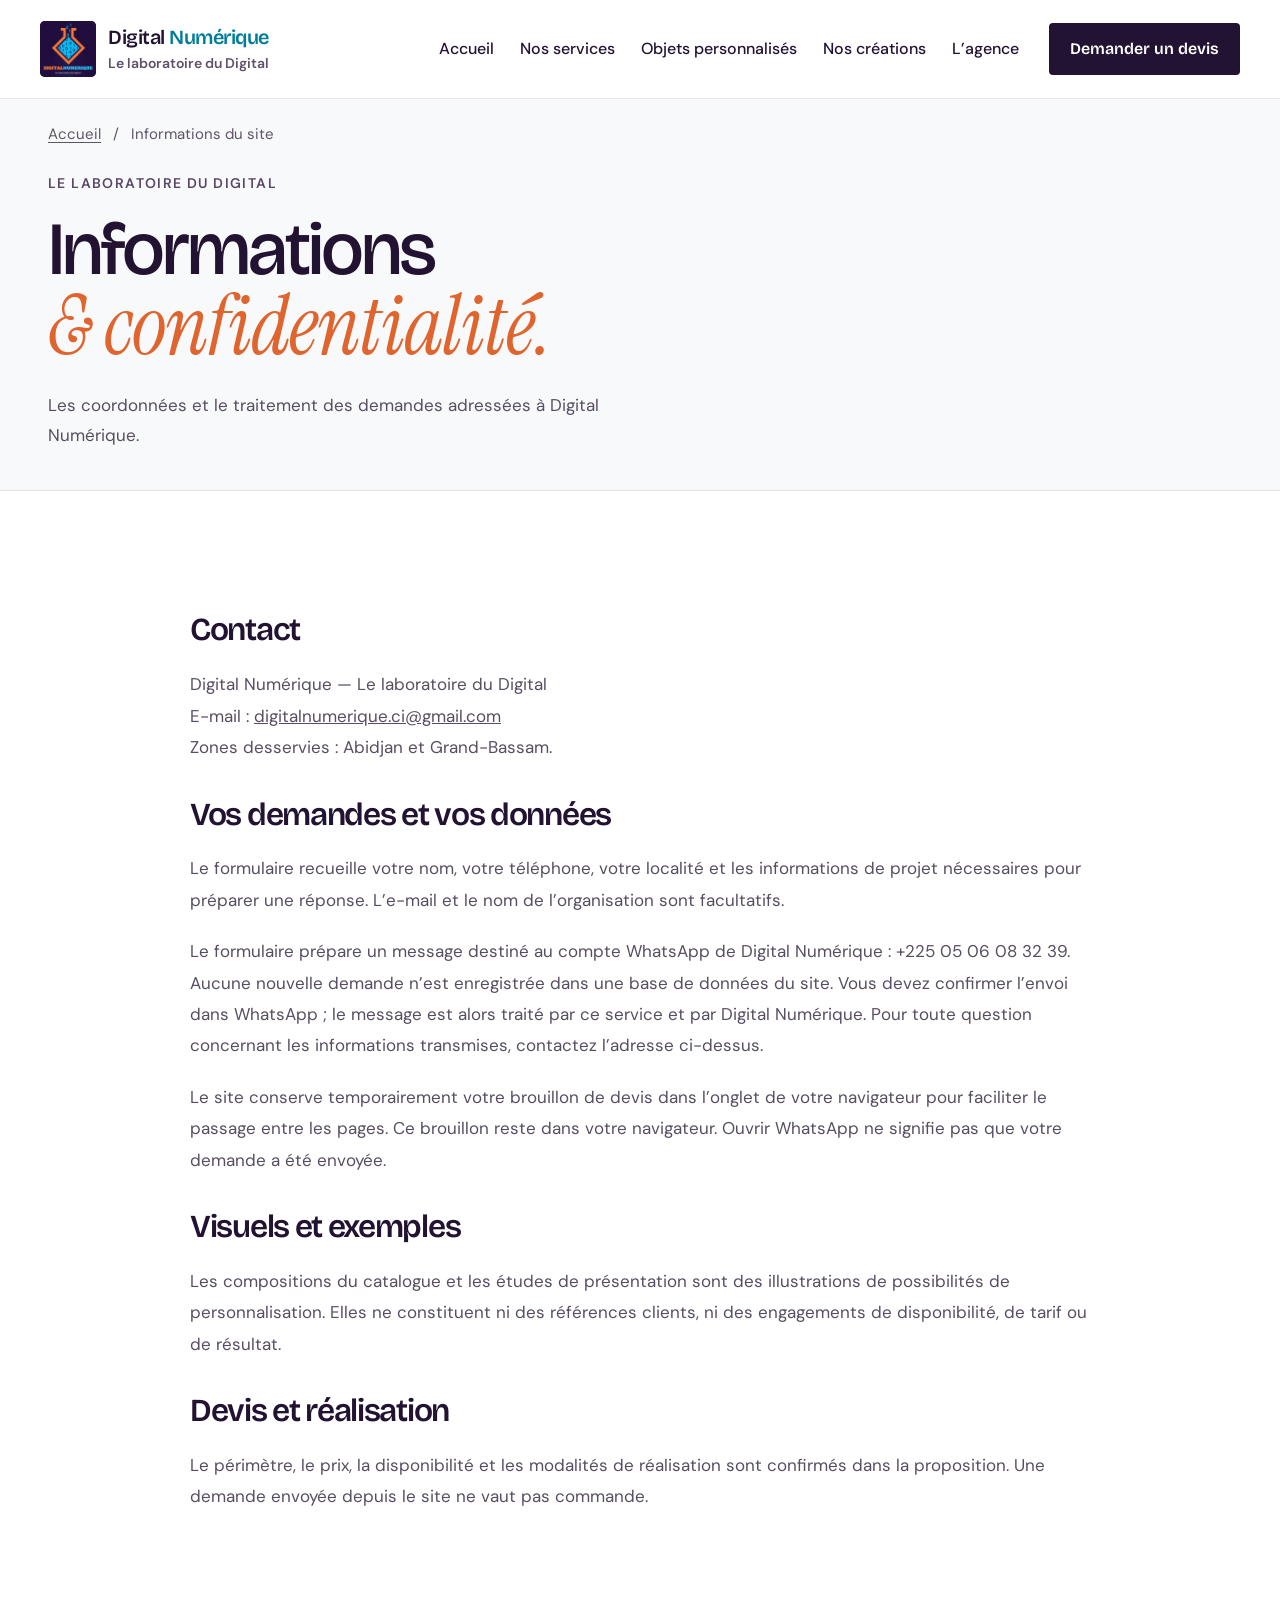
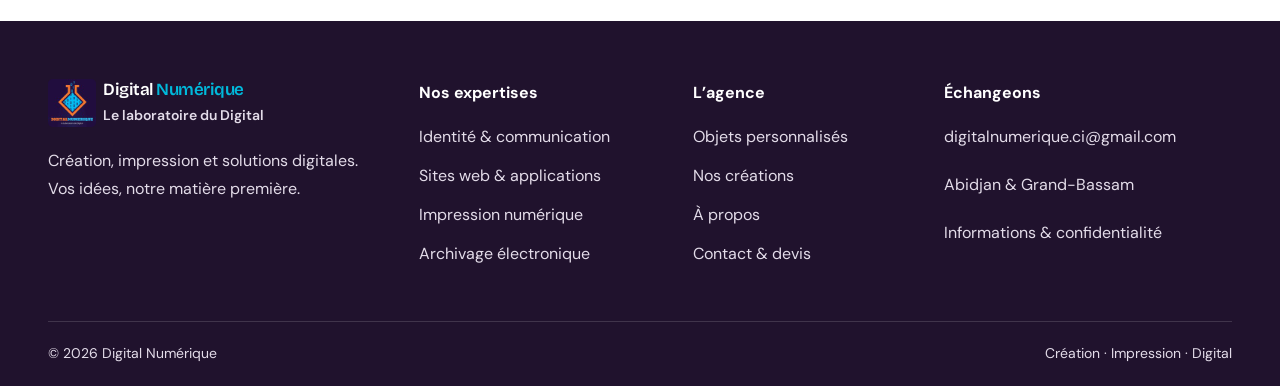
<file: informations.html>
<!doctype html><html lang="fr"><head><meta charset="utf-8"><meta name="viewport" content="width=device-width, initial-scale=1"><meta name="theme-color" content="#f8f9fb"><title>Informations & confidentialité | Digital Numérique</title><meta name="description" content="Digital Numérique : impression numérique, objets personnalisés, création graphique et services digitaux à Abidjan et Grand-Bassam."><meta property="og:title" content="Informations & confidentialité | Digital Numérique"><meta property="og:description" content="Digital Numérique : impression numérique, objets personnalisés, création graphique et services digitaux à Abidjan et Grand-Bassam."><meta property="og:type" content="website"><link rel="stylesheet" href="style.css?v=20261124-4"><link rel="stylesheet" href="editorial.css?v=20261124-4"><link rel="preconnect" href="https://fonts.googleapis.com"><link rel="preconnect" href="https://fonts.gstatic.com" crossorigin><link href="https://fonts.googleapis.com/css2?family=Bricolage+Grotesque:opsz,wght@12..96,400;12..96,500;12..96,600;12..96,700&family=DM+Sans:wght@400;500;600;700&family=Instrument+Serif:ital@0;1&display=swap" rel="stylesheet"><script defer src="app.js?v=20261124-devis"></script><link rel="stylesheet" href="readability.css?v=20261124-devis"></head><body><a class="skip" href="#contenu">Aller au contenu</a><header class="site-header"><div class="nav-shell"><a class="brand" href="index.html"><img src="assets/logo.jpg?v=20261124-4" width="56" height="56" alt="" decoding="async"><span>Digital <b>Numérique</b><small>Le laboratoire du Digital</small></span></a><button class="menu-toggle" type="button" aria-controls="navigation" aria-expanded="false">Menu <span aria-hidden="true">☰</span></button><nav id="navigation" aria-label="Navigation principale"><a href="index.html">Accueil</a><a href="services.html">Nos services</a><a href="objets-personnalises.html">Objets personnalisés</a><a href="realisations.html">Nos créations</a><a href="a-propos.html">L’agence</a></nav><a class="button header-cta" href="contact.html#contact-form">Demander un devis</a></div></header><main id="contenu"><section class="page-intro"><div class="wrap"><p class="breadcrumb"><a href="index.html">Accueil</a><span>/</span>Informations du site</p><p class="eyebrow">LE LABORATOIRE DU DIGITAL</p><h1>Informations<br><span>& confidentialité.</span></h1><p class="lede">Les coordonnées et le traitement des demandes adressées à Digital Numérique.</p></div></section><section class="wrap section prose"><h2>Contact</h2><p>Digital Numérique — Le laboratoire du Digital<br>E-mail : <a href="mailto:digitalnumerique.ci@gmail.com">digitalnumerique.ci@gmail.com</a><br>Zones desservies : Abidjan et Grand-Bassam.</p><h2 id="confidentialite">Vos demandes et vos données</h2><p>Le formulaire recueille votre nom, votre téléphone, votre localité et les informations de projet nécessaires pour préparer une réponse. L’e-mail et le nom de l’organisation sont facultatifs.</p><p>Le formulaire prépare un message destiné au compte WhatsApp de Digital Numérique : +225 05 06 08 32 39. Aucune nouvelle demande n’est enregistrée dans une base de données du site. Vous devez confirmer l’envoi dans WhatsApp ; le message est alors traité par ce service et par Digital Numérique. Pour toute question concernant les informations transmises, contactez l’adresse ci-dessus.</p><p>Le site conserve temporairement votre brouillon de devis dans l’onglet de votre navigateur pour faciliter le passage entre les pages. Ce brouillon reste dans votre navigateur. Ouvrir WhatsApp ne signifie pas que votre demande a été envoyée.</p><h2>Visuels et exemples</h2><p>Les compositions du catalogue et les études de présentation sont des illustrations de possibilités de personnalisation. Elles ne constituent ni des références clients, ni des engagements de disponibilité, de tarif ou de résultat.</p><h2>Devis et réalisation</h2><p>Le périmètre, le prix, la disponibilité et les modalités de réalisation sont confirmés dans la proposition. Une demande envoyée depuis le site ne vaut pas commande.</p></section></main><footer><div class="wrap footer-grid"><div><a class="brand" href="index.html"><img src="assets/logo.jpg?v=20261124-4" width="56" height="56" alt="" decoding="async"><span>Digital <b>Numérique</b><small>Le laboratoire du Digital</small></span></a><p>Création, impression et solutions digitales.<br>Vos idées, notre matière première.</p></div><div><h2>Nos expertises</h2><a href="services.html#identite">Identité & communication</a><a href="services.html#web">Sites web & applications</a><a href="services.html#impression">Impression numérique</a><a href="services.html#archivage">Archivage électronique</a></div><div><h2>L’agence</h2><a href="objets-personnalises.html">Objets personnalisés</a><a href="realisations.html">Nos créations</a><a href="a-propos.html">À propos</a><a href="contact.html#contact-form">Contact & devis</a></div><div><h2>Échangeons</h2><a href="mailto:digitalnumerique.ci@gmail.com" class="break">digitalnumerique.ci@gmail.com</a><p>Abidjan & Grand-Bassam</p><a href="informations.html">Informations & confidentialité</a></div></div><div class="wrap footer-bottom"><span>© 2026 Digital Numérique</span><span>Création · Impression · Digital</span></div></footer></body></html>
</file>
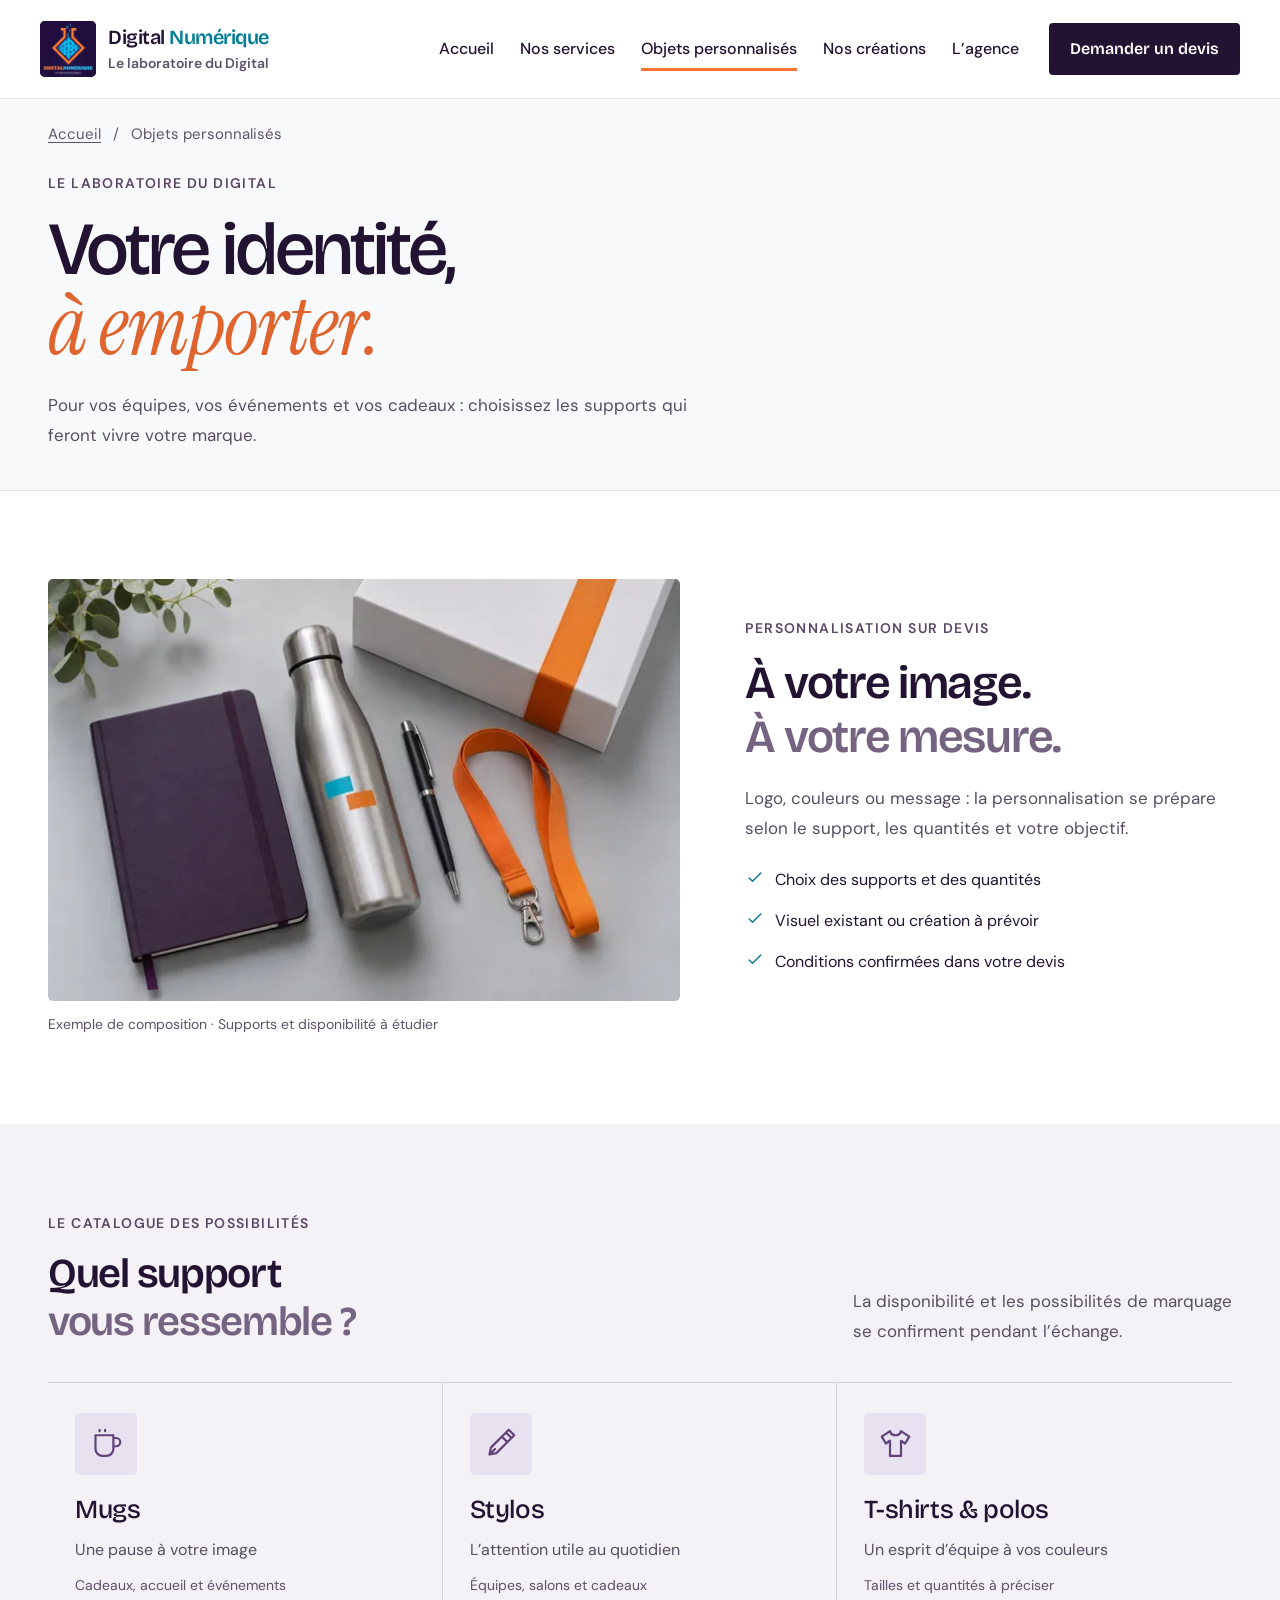
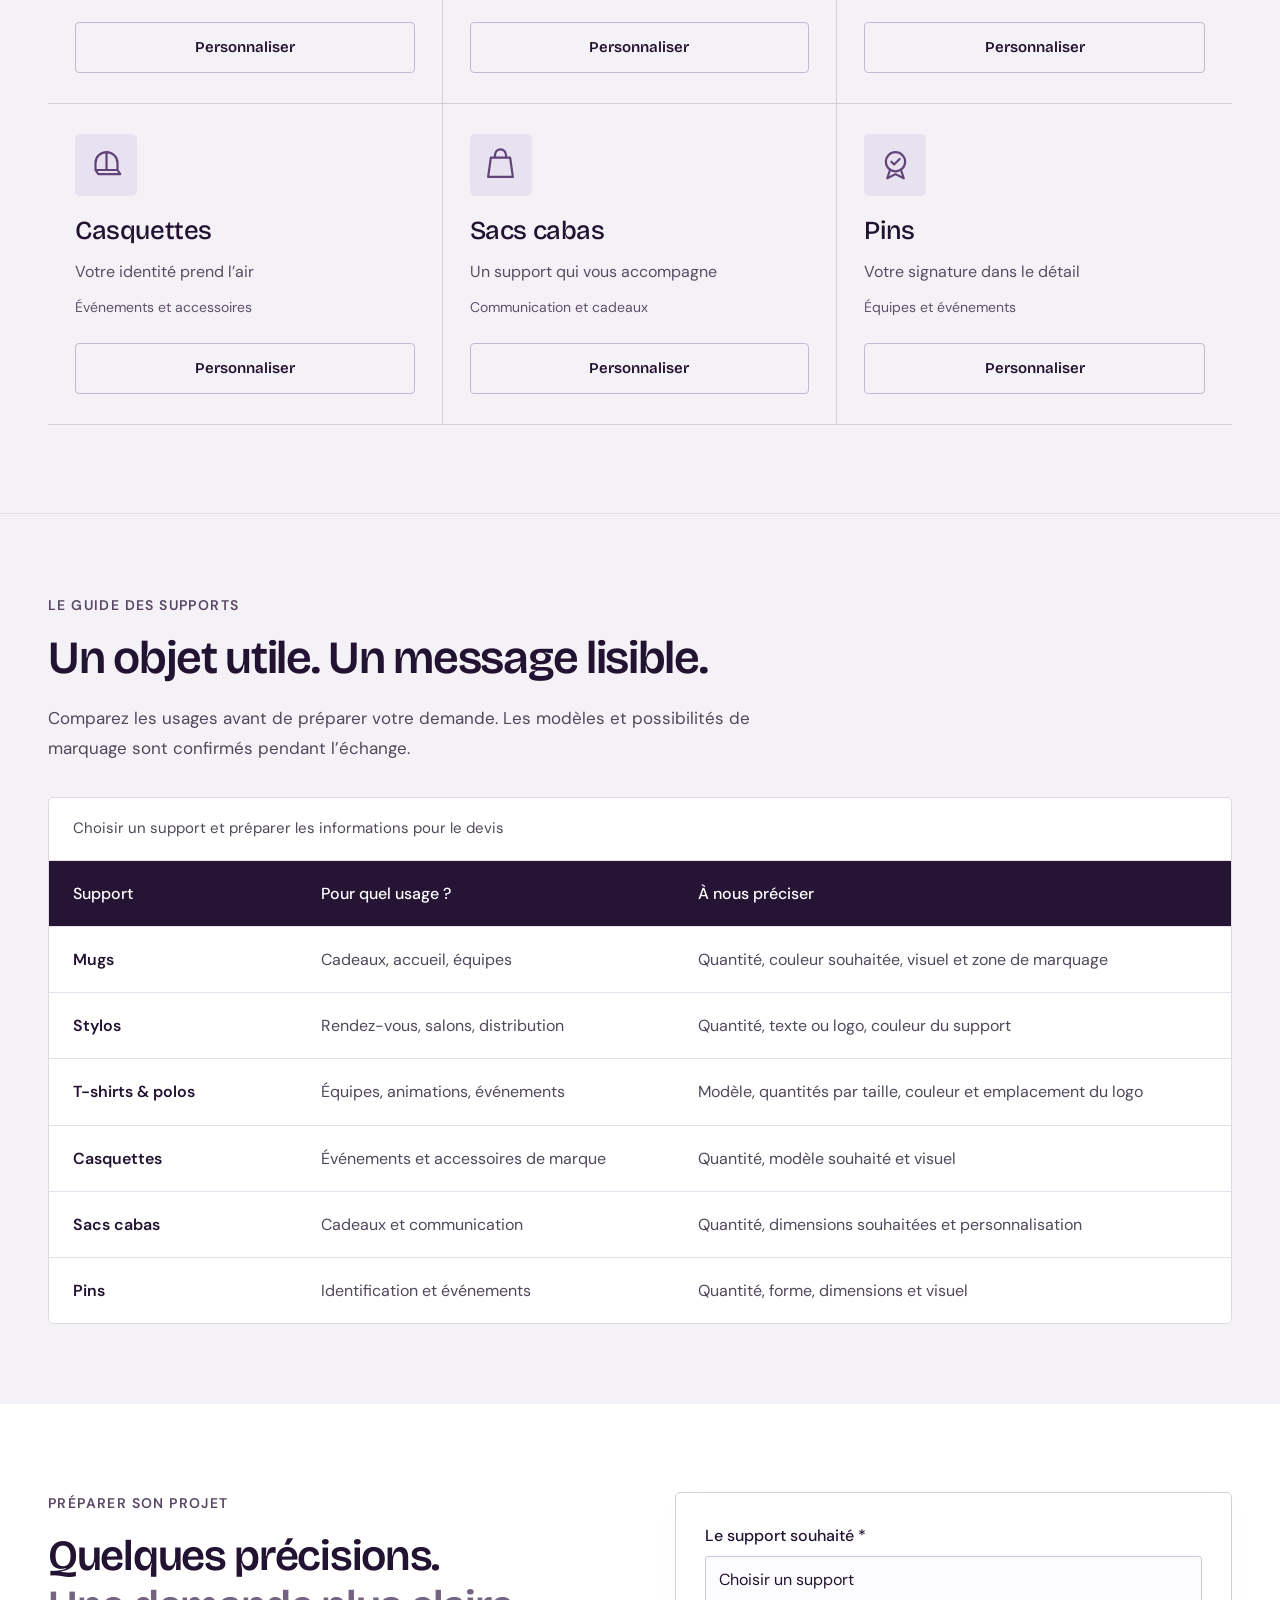
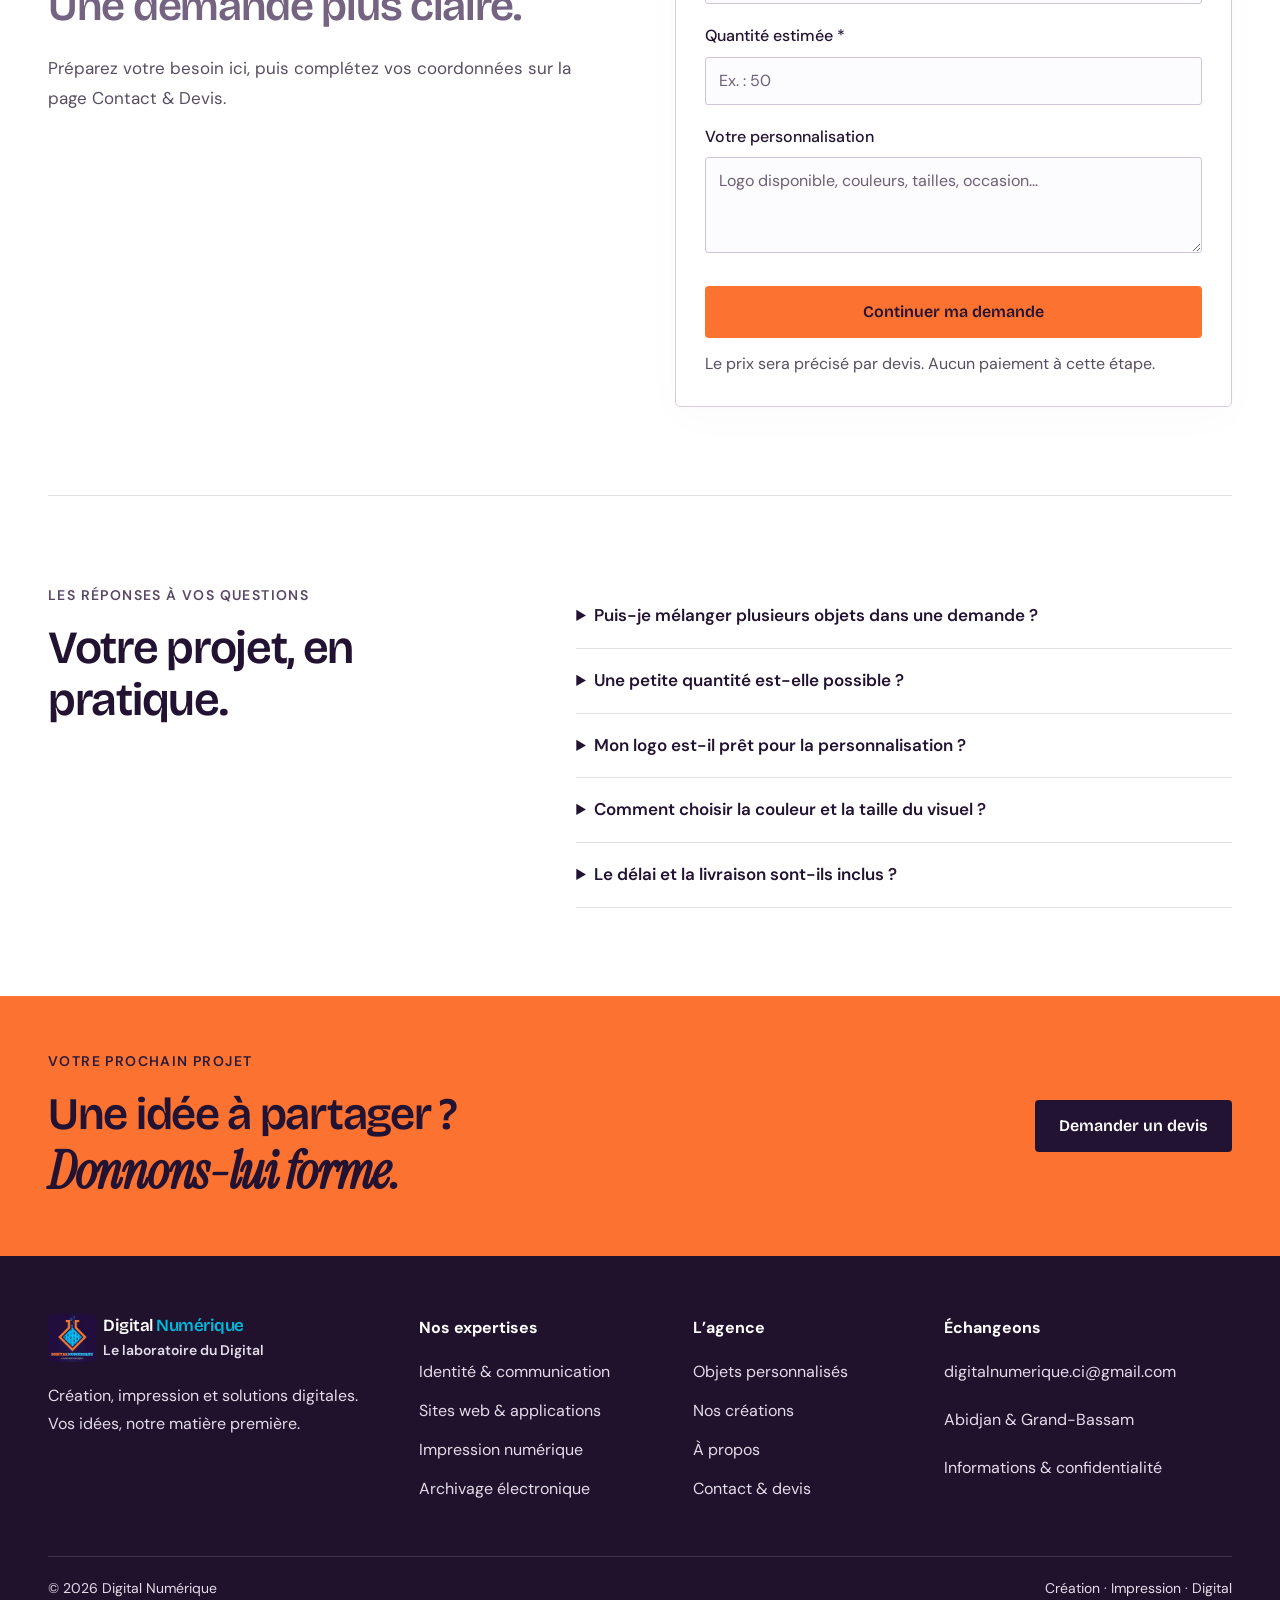
<file: objets-personnalises.html>
<!doctype html><html lang="fr"><head><meta charset="utf-8"><meta name="viewport" content="width=device-width, initial-scale=1"><meta name="theme-color" content="#f8f9fb"><title>Objets et textiles personnalisés à Abidjan | Digital Numérique</title><meta name="description" content="Digital Numérique : impression numérique, objets personnalisés, création graphique et services digitaux à Abidjan et Grand-Bassam."><meta property="og:title" content="Objets et textiles personnalisés à Abidjan | Digital Numérique"><meta property="og:description" content="Digital Numérique : impression numérique, objets personnalisés, création graphique et services digitaux à Abidjan et Grand-Bassam."><meta property="og:type" content="website"><link rel="stylesheet" href="style.css?v=20261124-4"><link rel="stylesheet" href="editorial.css?v=20261124-4"><link rel="stylesheet" href="page-content.css?v=20261124-4"><link rel="stylesheet" href="page-photos.css?v=20261124-4"><link rel="preconnect" href="https://fonts.googleapis.com"><link rel="preconnect" href="https://fonts.gstatic.com" crossorigin><link href="https://fonts.googleapis.com/css2?family=Bricolage+Grotesque:opsz,wght@12..96,400;12..96,500;12..96,600;12..96,700&family=DM+Sans:wght@400;500;600;700&family=Instrument+Serif:ital@0;1&display=swap" rel="stylesheet"><script defer src="app.js?v=20261124-devis"></script><link rel="stylesheet" href="readability.css?v=20261124-devis"></head><body><a class="skip" href="#contenu">Aller au contenu</a><header class="site-header"><div class="nav-shell"><a class="brand" href="index.html"><img src="assets/logo.jpg?v=20261124-4" width="56" height="56" alt="" decoding="async"><span>Digital <b>Numérique</b><small>Le laboratoire du Digital</small></span></a><button class="menu-toggle" type="button" aria-controls="navigation" aria-expanded="false">Menu <span aria-hidden="true">☰</span></button><nav id="navigation" aria-label="Navigation principale"><a href="index.html">Accueil</a><a href="services.html">Nos services</a><a href="objets-personnalises.html" aria-current="page">Objets personnalisés</a><a href="realisations.html">Nos créations</a><a href="a-propos.html">L’agence</a></nav><a class="button header-cta" href="contact.html#contact-form">Demander un devis</a></div></header><main id="contenu"><section class="page-intro"><div class="wrap"><p class="breadcrumb"><a href="index.html">Accueil</a><span>/</span>Objets personnalisés</p><p class="eyebrow">LE LABORATOIRE DU DIGITAL</p><h1>Votre identité,<br><span>à emporter.</span></h1><p class="lede">Pour vos équipes, vos événements et vos cadeaux : choisissez les supports qui feront vivre votre marque.</p></div></section><section class="wrap section object-showcase"><figure class="collection page-photo"><img src="assets/illustration-objets-inedite.webp?v=20261124-4" width="1280" height="853" alt="Composition illustrative inédite d’objets de communication : carnet, bouteille, stylo, cordon et coffret" loading="lazy" decoding="async" srcset="assets/illustration-objets-inedite-640.webp?v=20261124-4 640w, assets/illustration-objets-inedite.webp?v=20261124-4 1280w" sizes="(max-width: 700px) calc(100vw - 40px), 600px"><figcaption>Exemple de composition · Supports et disponibilité à étudier</figcaption></figure><div class="showcase-copy"><p class="eyebrow">PERSONNALISATION SUR DEVIS</p><h2>À votre image.<br><em>À votre mesure.</em></h2><p>Logo, couleurs ou message : la personnalisation se prépare selon le support, les quantités et votre objectif.</p><ul class="check-list"><li><svg viewBox="0 0 24 24" fill="none" stroke="currentColor" stroke-width="1.6" stroke-linecap="round" stroke-linejoin="round" aria-hidden="true"><path d="m5 12 4 4L19 6"/></svg>Choix des supports et des quantités</li><li><svg viewBox="0 0 24 24" fill="none" stroke="currentColor" stroke-width="1.6" stroke-linecap="round" stroke-linejoin="round" aria-hidden="true"><path d="m5 12 4 4L19 6"/></svg>Visuel existant ou création à prévoir</li><li><svg viewBox="0 0 24 24" fill="none" stroke="currentColor" stroke-width="1.6" stroke-linecap="round" stroke-linejoin="round" aria-hidden="true"><path d="m5 12 4 4L19 6"/></svg>Conditions confirmées dans votre devis</li></ul></div></section><section class="soft"><div class="wrap section"><div class="section-head"><div><p class="eyebrow">LE CATALOGUE DES POSSIBILITÉS</p><h2>Quel support<br><em>vous ressemble ?</em></h2></div><p>La disponibilité et les possibilités de marquage<br>se confirment pendant l’échange.</p></div><div class="product-grid"><article class="product-card"><div class="product-symbol"><svg viewBox="0 0 24 24" fill="none" stroke="currentColor" stroke-width="1.6" stroke-linecap="round" stroke-linejoin="round" aria-hidden="true"><path d="M4 6h13v10a5 5 0 0 1-5 5H9a5 5 0 0 1-5-5V6Zm13 2h2a3 3 0 0 1 0 6h-2M7 2v1m4-1v1"/></svg></div><div><h3>Mugs</h3><p>Une pause à votre image</p><small>Cadeaux, accueil et événements</small></div><a class="button secondary product-choice" href="contact.html?produit=Mugs personnalisés#contact-form">Personnaliser</a></article><article class="product-card"><div class="product-symbol"><svg viewBox="0 0 24 24" fill="none" stroke="currentColor" stroke-width="1.6" stroke-linecap="round" stroke-linejoin="round" aria-hidden="true"><path d="m4 20 1-5L16 4l4 4L9 19l-5 1Zm9-13 4 4M4 20l4-4M16 4l2-2 4 4-2 2"/></svg></div><div><h3>Stylos</h3><p>L’attention utile au quotidien</p><small>Équipes, salons et cadeaux</small></div><a class="button secondary product-choice" href="contact.html?produit=Stylos personnalisés#contact-form">Personnaliser</a></article><article class="product-card"><div class="product-symbol"><svg viewBox="0 0 24 24" fill="none" stroke="currentColor" stroke-width="1.6" stroke-linecap="round" stroke-linejoin="round" aria-hidden="true"><path d="m8 3-6 4 3 5 3-2v11h8V10l3 2 3-5-6-4c-1 4-7 4-8 0Z"/></svg></div><div><h3>T-shirts & polos</h3><p>Un esprit d’équipe à vos couleurs</p><small>Tailles et quantités à préciser</small></div><a class="button secondary product-choice" href="contact.html?produit=T-shirts et polos#contact-form">Personnaliser</a></article><article class="product-card"><div class="product-symbol"><svg viewBox="0 0 24 24" fill="none" stroke="currentColor" stroke-width="1.6" stroke-linecap="round" stroke-linejoin="round" aria-hidden="true"><path d="M4 16v-5a8 8 0 0 1 16 0v5M4 16h16l2 3H6l-2-3ZM12 3v13"/></svg></div><div><h3>Casquettes</h3><p>Votre identité prend l’air</p><small>Événements et accessoires</small></div><a class="button secondary product-choice" href="contact.html?produit=Casquettes personnalisées#contact-form">Personnaliser</a></article><article class="product-card"><div class="product-symbol"><svg viewBox="0 0 24 24" fill="none" stroke="currentColor" stroke-width="1.6" stroke-linecap="round" stroke-linejoin="round" aria-hidden="true"><path d="M5 7h14l2 14H3L5 7Zm3 0V5a4 4 0 0 1 8 0v2"/></svg></div><div><h3>Sacs cabas</h3><p>Un support qui vous accompagne</p><small>Communication et cadeaux</small></div><a class="button secondary product-choice" href="contact.html?produit=Sacs cabas personnalisés#contact-form">Personnaliser</a></article><article class="product-card"><div class="product-symbol"><svg viewBox="0 0 24 24" fill="none" stroke="currentColor" stroke-width="1.6" stroke-linecap="round" stroke-linejoin="round" aria-hidden="true"><circle cx="12" cy="10" r="7"/><path d="m8 16-2 6 6-3 6 3-2-6m-7-6 2 2 4-4"/></svg></div><div><h3>Pins</h3><p>Votre signature dans le détail</p><small>Équipes et événements</small></div><a class="button secondary product-choice" href="contact.html?produit=Pins personnalisés#contact-form">Personnaliser</a></article></div></div></section><section class="enrich-section enrich-tint"><div class="wrap"><div class="enrich-heading"><p class="eyebrow">LE GUIDE DES SUPPORTS</p><h2>Un objet utile. Un message lisible.</h2><p>Comparez les usages avant de préparer votre demande. Les modèles et possibilités de marquage sont confirmés pendant l’échange.</p></div><div class="enrich-table-wrap" tabindex="0" role="region" aria-label="Comparatif des supports, défilement horizontal sur petit écran"><table class="enrich-table"><caption>Choisir un support et préparer les informations pour le devis</caption><thead><tr><th scope="col">Support</th><th scope="col">Pour quel usage ?</th><th scope="col">À nous préciser</th></tr></thead><tbody><tr><th scope="row">Mugs</th><td>Cadeaux, accueil, équipes</td><td>Quantité, couleur souhaitée, visuel et zone de marquage</td></tr><tr><th scope="row">Stylos</th><td>Rendez-vous, salons, distribution</td><td>Quantité, texte ou logo, couleur du support</td></tr><tr><th scope="row">T-shirts & polos</th><td>Équipes, animations, événements</td><td>Modèle, quantités par taille, couleur et emplacement du logo</td></tr><tr><th scope="row">Casquettes</th><td>Événements et accessoires de marque</td><td>Quantité, modèle souhaité et visuel</td></tr><tr><th scope="row">Sacs cabas</th><td>Cadeaux et communication</td><td>Quantité, dimensions souhaitées et personnalisation</td></tr><tr><th scope="row">Pins</th><td>Identification et événements</td><td>Quantité, forme, dimensions et visuel</td></tr></tbody></table></div></div></section><section class="wrap section builder-section" id="assistant"><div><p class="eyebrow">PRÉPARER SON PROJET</p><h2>Quelques précisions.<br><em>Une demande plus claire.</em></h2><p>Préparez votre besoin ici, puis complétez vos coordonnées sur la page Contact & Devis.</p></div><form id="builder" class="form-panel"><label for="bproduct">Le support souhaité *</label><select id="bproduct" required><option value="">Choisir un support</option><option>Mugs personnalisés</option><option>Stylos personnalisés</option><option>T-shirts et polos</option><option>Casquettes personnalisées</option><option>Sacs cabas personnalisés</option><option>Pins personnalisés</option><option>Plusieurs supports</option></select><label for="bqty">Quantité estimée *</label><input id="bqty" inputmode="numeric" type="number" min="1" max="1000000" required placeholder="Ex. : 50"><label for="bdetail">Votre personnalisation</label><textarea id="bdetail" rows="3" maxlength="3000" placeholder="Logo disponible, couleurs, tailles, occasion…"></textarea><button class="button" type="submit">Continuer ma demande</button><p class="form-help">Le prix sera précisé par devis. Aucun paiement à cette étape.</p></form></section><section class="wrap section faq"><div class="enrich-heading"><p class="eyebrow">LES RÉPONSES À VOS QUESTIONS</p><h2>Votre projet, en pratique.</h2></div><div><details><summary>Puis-je mélanger plusieurs objets dans une demande ?</summary><p>Oui. Indiquez chaque support et sa quantité : par exemple, 30 mugs et 100 stylos. Les conditions peuvent différer selon le produit et le marquage.</p></details><details><summary>Une petite quantité est-elle possible ?</summary><p>Précisez la quantité souhaitée. La faisabilité et les éventuels minimums sont confirmés selon le modèle ; les anciens visuels ne garantissent pas les conditions actuelles.</p></details><details><summary>Mon logo est-il prêt pour la personnalisation ?</summary><p>Un fichier net, de préférence vectoriel si vous en disposez, facilite la préparation. Une capture d’écran peut nécessiter une reprise graphique : signalez le format disponible pour que ce travail soit étudié.</p></details><details><summary>Comment choisir la couleur et la taille du visuel ?</summary><p>Prévoyez un contraste suffisant avec le support et limitez les détails trop petits. L’emplacement et les dimensions du marquage se valident selon le produit choisi.</p></details><details><summary>Le délai et la livraison sont-ils inclus ?</summary><p>Indiquez votre date cible et votre commune. Le délai, la disponibilité du support et les modalités de remise ou de livraison sont précisés dans le devis.</p></details></div></section><section class="cta"><div class="wrap"><div><p class="eyebrow">VOTRE PROCHAIN PROJET</p><h2>Une idée à partager ?<br><span>Donnons-lui forme.</span></h2></div><a class="button" href="contact.html#contact-form">Demander un devis</a></div></section></main><footer><div class="wrap footer-grid"><div><a class="brand" href="index.html"><img src="assets/logo.jpg?v=20261124-4" width="56" height="56" alt="" decoding="async"><span>Digital <b>Numérique</b><small>Le laboratoire du Digital</small></span></a><p>Création, impression et solutions digitales.<br>Vos idées, notre matière première.</p></div><div><h2>Nos expertises</h2><a href="services.html#identite">Identité & communication</a><a href="services.html#web">Sites web & applications</a><a href="services.html#impression">Impression numérique</a><a href="services.html#archivage">Archivage électronique</a></div><div><h2>L’agence</h2><a href="objets-personnalises.html">Objets personnalisés</a><a href="realisations.html">Nos créations</a><a href="a-propos.html">À propos</a><a href="contact.html#contact-form">Contact & devis</a></div><div><h2>Échangeons</h2><a href="mailto:digitalnumerique.ci@gmail.com" class="break">digitalnumerique.ci@gmail.com</a><p>Abidjan & Grand-Bassam</p><a href="informations.html">Informations & confidentialité</a></div></div><div class="wrap footer-bottom"><span>© 2026 Digital Numérique</span><span>Création · Impression · Digital</span></div></footer></body></html>
</file>
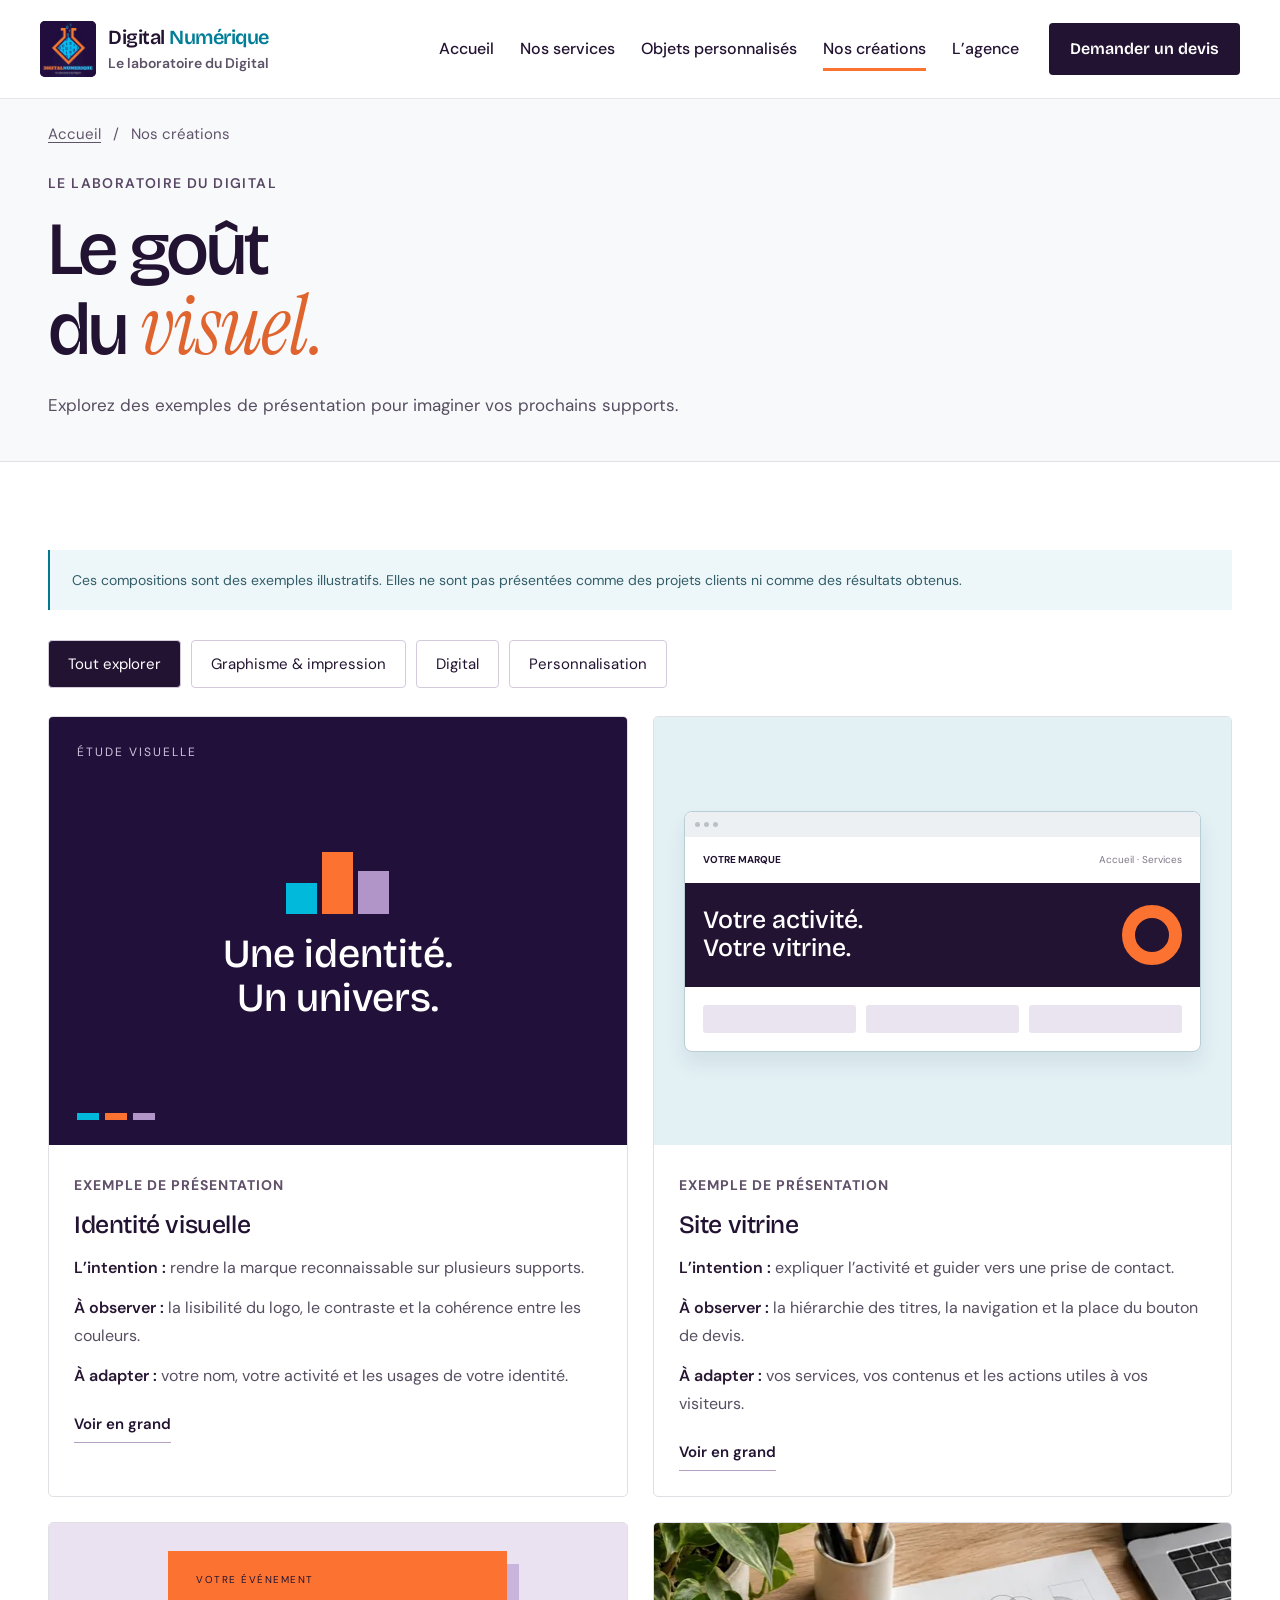
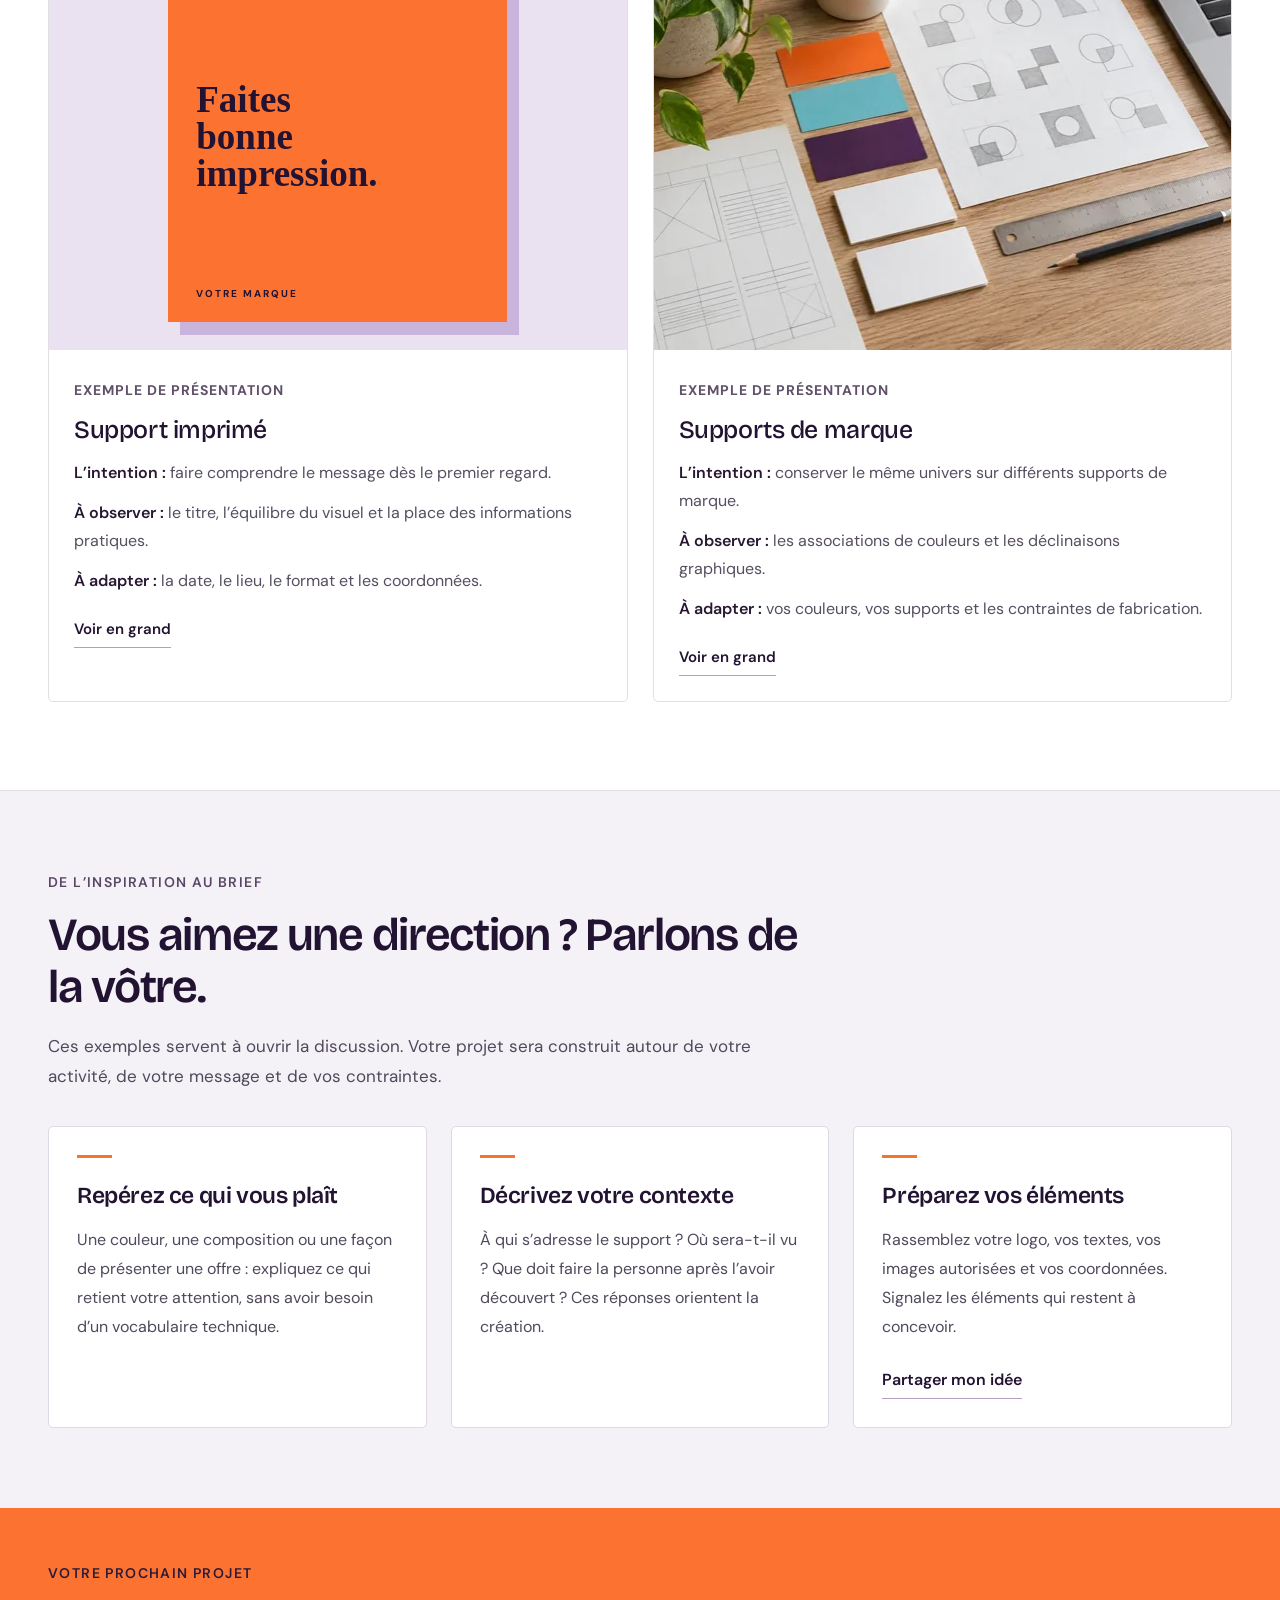
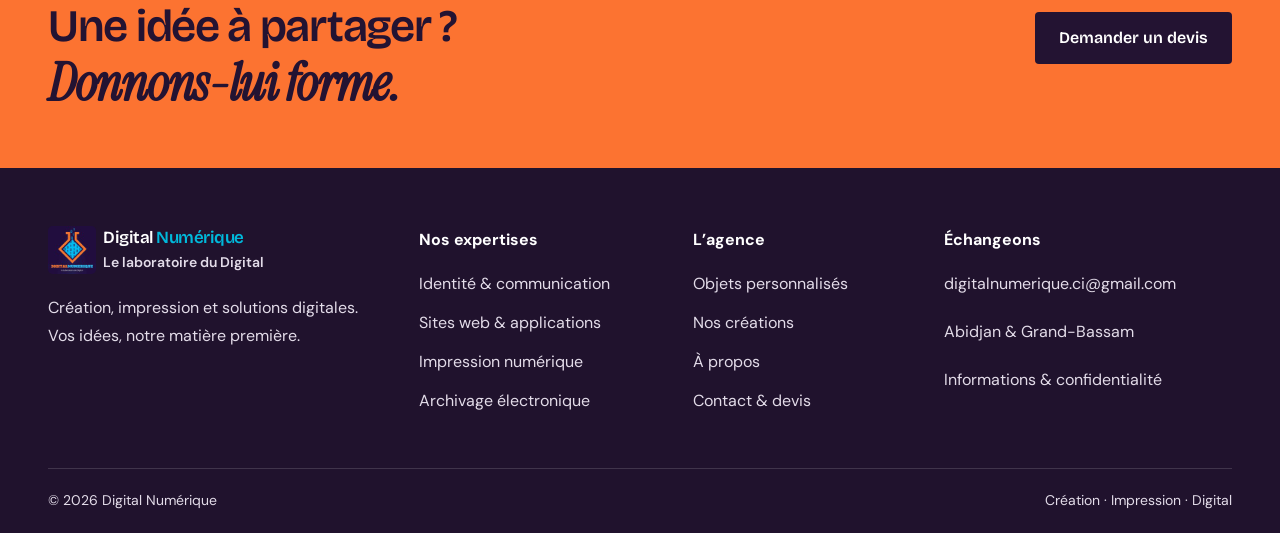
<file: realisations.html>
<!doctype html><html lang="fr"><head><meta charset="utf-8"><meta name="viewport" content="width=device-width, initial-scale=1"><meta name="theme-color" content="#f8f9fb"><title>Exemples graphiques & personnalisation | Digital Numérique</title><meta name="description" content="Digital Numérique : impression numérique, objets personnalisés, création graphique et services digitaux à Abidjan et Grand-Bassam."><meta property="og:title" content="Exemples graphiques & personnalisation | Digital Numérique"><meta property="og:description" content="Digital Numérique : impression numérique, objets personnalisés, création graphique et services digitaux à Abidjan et Grand-Bassam."><meta property="og:type" content="website"><link rel="stylesheet" href="style.css?v=20261124-4"><link rel="stylesheet" href="editorial.css?v=20261124-4"><link rel="stylesheet" href="page-content.css?v=20261124-4"><link rel="stylesheet" href="page-photos.css?v=20261124-4"><link rel="preconnect" href="https://fonts.googleapis.com"><link rel="preconnect" href="https://fonts.gstatic.com" crossorigin><link href="https://fonts.googleapis.com/css2?family=Bricolage+Grotesque:opsz,wght@12..96,400;12..96,500;12..96,600;12..96,700&family=DM+Sans:wght@400;500;600;700&family=Instrument+Serif:ital@0;1&display=swap" rel="stylesheet"><script defer src="app.js?v=20261124-devis"></script><link rel="stylesheet" href="readability.css?v=20261124-devis"></head><body><a class="skip" href="#contenu">Aller au contenu</a><header class="site-header"><div class="nav-shell"><a class="brand" href="index.html"><img src="assets/logo.jpg?v=20261124-4" width="56" height="56" alt="" decoding="async"><span>Digital <b>Numérique</b><small>Le laboratoire du Digital</small></span></a><button class="menu-toggle" type="button" aria-controls="navigation" aria-expanded="false">Menu <span aria-hidden="true">☰</span></button><nav id="navigation" aria-label="Navigation principale"><a href="index.html">Accueil</a><a href="services.html">Nos services</a><a href="objets-personnalises.html">Objets personnalisés</a><a href="realisations.html" aria-current="page">Nos créations</a><a href="a-propos.html">L’agence</a></nav><a class="button header-cta" href="contact.html#contact-form">Demander un devis</a></div></header><main id="contenu"><section class="page-intro"><div class="wrap"><p class="breadcrumb"><a href="index.html">Accueil</a><span>/</span>Nos créations</p><p class="eyebrow">LE LABORATOIRE DU DIGITAL</p><h1>Le goût<br>du <span>visuel.</span></h1><p class="lede">Explorez des exemples de présentation pour imaginer vos prochains supports.</p></div></section><section class="wrap section"><div class="notice">Ces compositions sont des exemples illustratifs. Elles ne sont pas présentées comme des projets clients ni comme des résultats obtenus.</div><div class="filters" role="group" aria-label="Filtrer les exemples"><button type="button" data-filter="all" aria-pressed="true">Tout explorer</button><button type="button" data-filter="graphisme" aria-pressed="false">Graphisme & impression</button><button type="button" data-filter="digital" aria-pressed="false">Digital</button><button type="button" data-filter="objets" aria-pressed="false">Personnalisation</button></div><div class="examples-grid"><article class="example-card" data-category="graphisme"><div class="sample-art identity-art"><span class="sample-label">ÉTUDE VISUELLE</span><div class="identity-mark"><i></i><i></i><i></i></div><b>Une identité.<br>Un univers.</b><div class="swatches"><i></i><i></i><i></i></div></div><div class="example-caption"><span>EXEMPLE DE PRÉSENTATION</span><h3>Identité visuelle</h3><p><b>L’intention :</b> rendre la marque reconnaissable sur plusieurs supports.</p><p><b>À observer :</b> la lisibilité du logo, le contraste et la cohérence entre les couleurs.</p><p><b>À adapter :</b> votre nom, votre activité et les usages de votre identité.</p><button class="underlink example-open" type="button" data-example="identity">Voir en grand</button></div></article><article class="example-card" data-category="digital"><div class="sample-art web-art"><div class="browser-mock"><div class="browser-bar"><i></i><i></i><i></i></div><div class="mock-nav">VOTRE MARQUE <span>Accueil · Services</span></div><div class="mock-content"><b>Votre activité.<br>Votre vitrine.</b><div class="mock-shape"></div></div><div class="mock-cards"><i></i><i></i><i></i></div></div></div><div class="example-caption"><span>EXEMPLE DE PRÉSENTATION</span><h3>Site vitrine</h3><p><b>L’intention :</b> expliquer l’activité et guider vers une prise de contact.</p><p><b>À observer :</b> la hiérarchie des titres, la navigation et la place du bouton de devis.</p><p><b>À adapter :</b> vos services, vos contenus et les actions utiles à vos visiteurs.</p><button class="underlink example-open" type="button" data-example="web">Voir en grand</button></div></article><article class="example-card" data-category="graphisme"><div class="sample-art print-art"><div class="poster"><small>VOTRE ÉVÉNEMENT</small><b>Faites<br>bonne<br>impression.</b><span>VOTRE MARQUE</span></div></div><div class="example-caption"><span>EXEMPLE DE PRÉSENTATION</span><h3>Support imprimé</h3><p><b>L’intention :</b> faire comprendre le message dès le premier regard.</p><p><b>À observer :</b> le titre, l’équilibre du visuel et la place des informations pratiques.</p><p><b>À adapter :</b> la date, le lieu, le format et les coordonnées.</p><button class="underlink example-open" type="button" data-example="print">Voir en grand</button></div></article><article class="example-card" data-category="objets"><div class="sample-art product-art"><img src="assets/illustration-creations-inedite.webp?v=20261124-4" width="1280" height="853" alt="Étude illustrative de marque avec échantillons de couleurs, esquisses de logo et cartes de visite" loading="lazy" decoding="async" srcset="assets/illustration-creations-inedite-640.webp?v=20261124-4 640w, assets/illustration-creations-inedite.webp?v=20261124-4 1280w" sizes="(max-width: 700px) calc(100vw - 40px), 600px"></div><div class="example-caption"><span>EXEMPLE DE PRÉSENTATION</span><h3>Supports de marque</h3><p><b>L’intention :</b> conserver le même univers sur différents supports de marque.</p><p><b>À observer :</b> les associations de couleurs et les déclinaisons graphiques.</p><p><b>À adapter :</b> vos couleurs, vos supports et les contraintes de fabrication.</p><button class="underlink example-open" type="button" data-example="product">Voir en grand</button></div></article></div></section><dialog id="example-dialog" aria-labelledby="dialog-title"><div class="dialog-header"><h2 id="dialog-title">Exemple de présentation</h2><button type="button" class="dialog-close" aria-label="Fermer l’aperçu">Fermer ✕</button></div><div id="dialog-art"></div><p class="form-help">Exemple illustratif, sans référence à un client réel.</p></dialog><section class="enrich-section enrich-tint"><div class="wrap"><div class="enrich-heading"><p class="eyebrow">DE L’INSPIRATION AU BRIEF</p><h2>Vous aimez une direction ? Parlons de la vôtre.</h2><p>Ces exemples servent à ouvrir la discussion. Votre projet sera construit autour de votre activité, de votre message et de vos contraintes.</p></div><div class="enrich-grid"><article class="enrich-card"><h3>Repérez ce qui vous plaît</h3><p>Une couleur, une composition ou une façon de présenter une offre : expliquez ce qui retient votre attention, sans avoir besoin d’un vocabulaire technique.</p></article><article class="enrich-card"><h3>Décrivez votre contexte</h3><p>À qui s’adresse le support ? Où sera-t-il vu ? Que doit faire la personne après l’avoir découvert ? Ces réponses orientent la création.</p></article><article class="enrich-card"><h3>Préparez vos éléments</h3><p>Rassemblez votre logo, vos textes, vos images autorisées et vos coordonnées. Signalez les éléments qui restent à concevoir.</p><a class="underlink" href="contact.html#contact-form">Partager mon idée</a></article></div></div></section><section class="cta"><div class="wrap"><div><p class="eyebrow">VOTRE PROCHAIN PROJET</p><h2>Une idée à partager ?<br><span>Donnons-lui forme.</span></h2></div><a class="button" href="contact.html#contact-form">Demander un devis</a></div></section></main><footer><div class="wrap footer-grid"><div><a class="brand" href="index.html"><img src="assets/logo.jpg?v=20261124-4" width="56" height="56" alt="" decoding="async"><span>Digital <b>Numérique</b><small>Le laboratoire du Digital</small></span></a><p>Création, impression et solutions digitales.<br>Vos idées, notre matière première.</p></div><div><h2>Nos expertises</h2><a href="services.html#identite">Identité & communication</a><a href="services.html#web">Sites web & applications</a><a href="services.html#impression">Impression numérique</a><a href="services.html#archivage">Archivage électronique</a></div><div><h2>L’agence</h2><a href="objets-personnalises.html">Objets personnalisés</a><a href="realisations.html">Nos créations</a><a href="a-propos.html">À propos</a><a href="contact.html#contact-form">Contact & devis</a></div><div><h2>Échangeons</h2><a href="mailto:digitalnumerique.ci@gmail.com" class="break">digitalnumerique.ci@gmail.com</a><p>Abidjan & Grand-Bassam</p><a href="informations.html">Informations & confidentialité</a></div></div><div class="wrap footer-bottom"><span>© 2026 Digital Numérique</span><span>Création · Impression · Digital</span></div></footer></body></html>
</file>
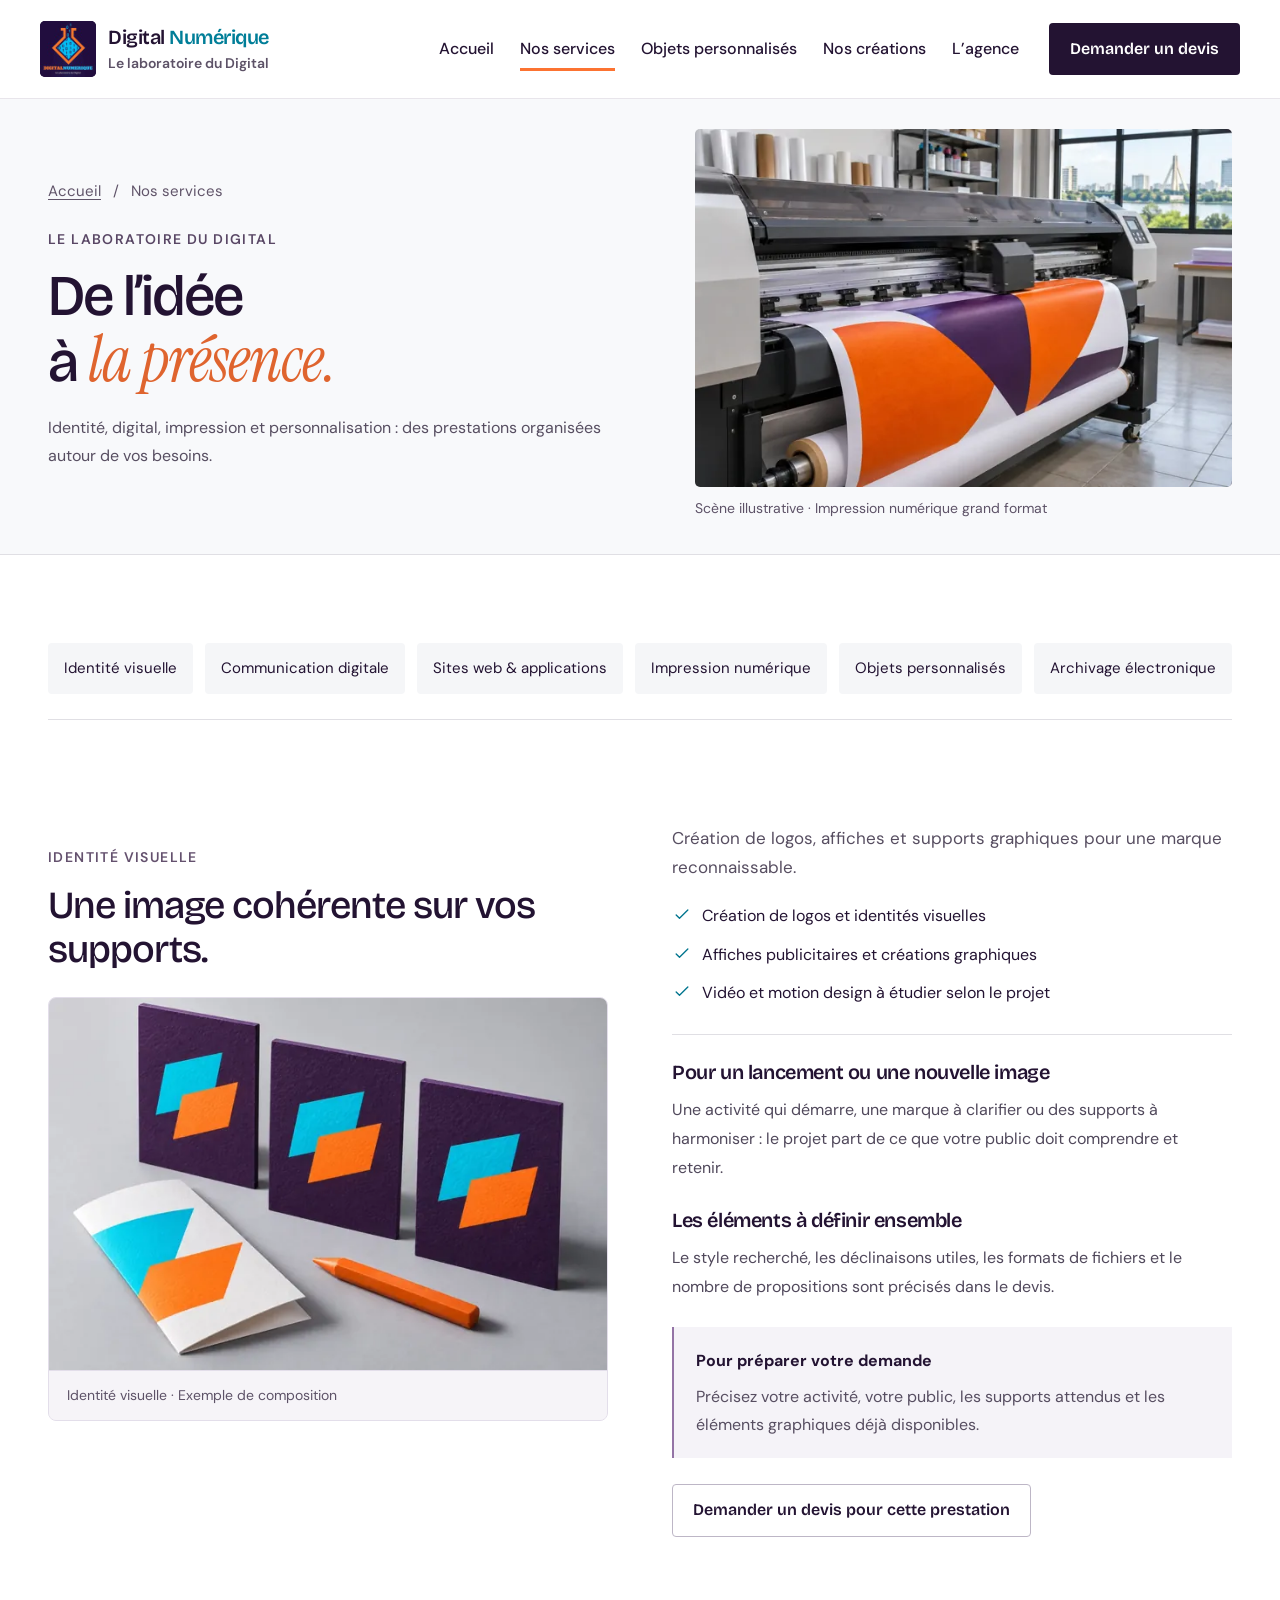
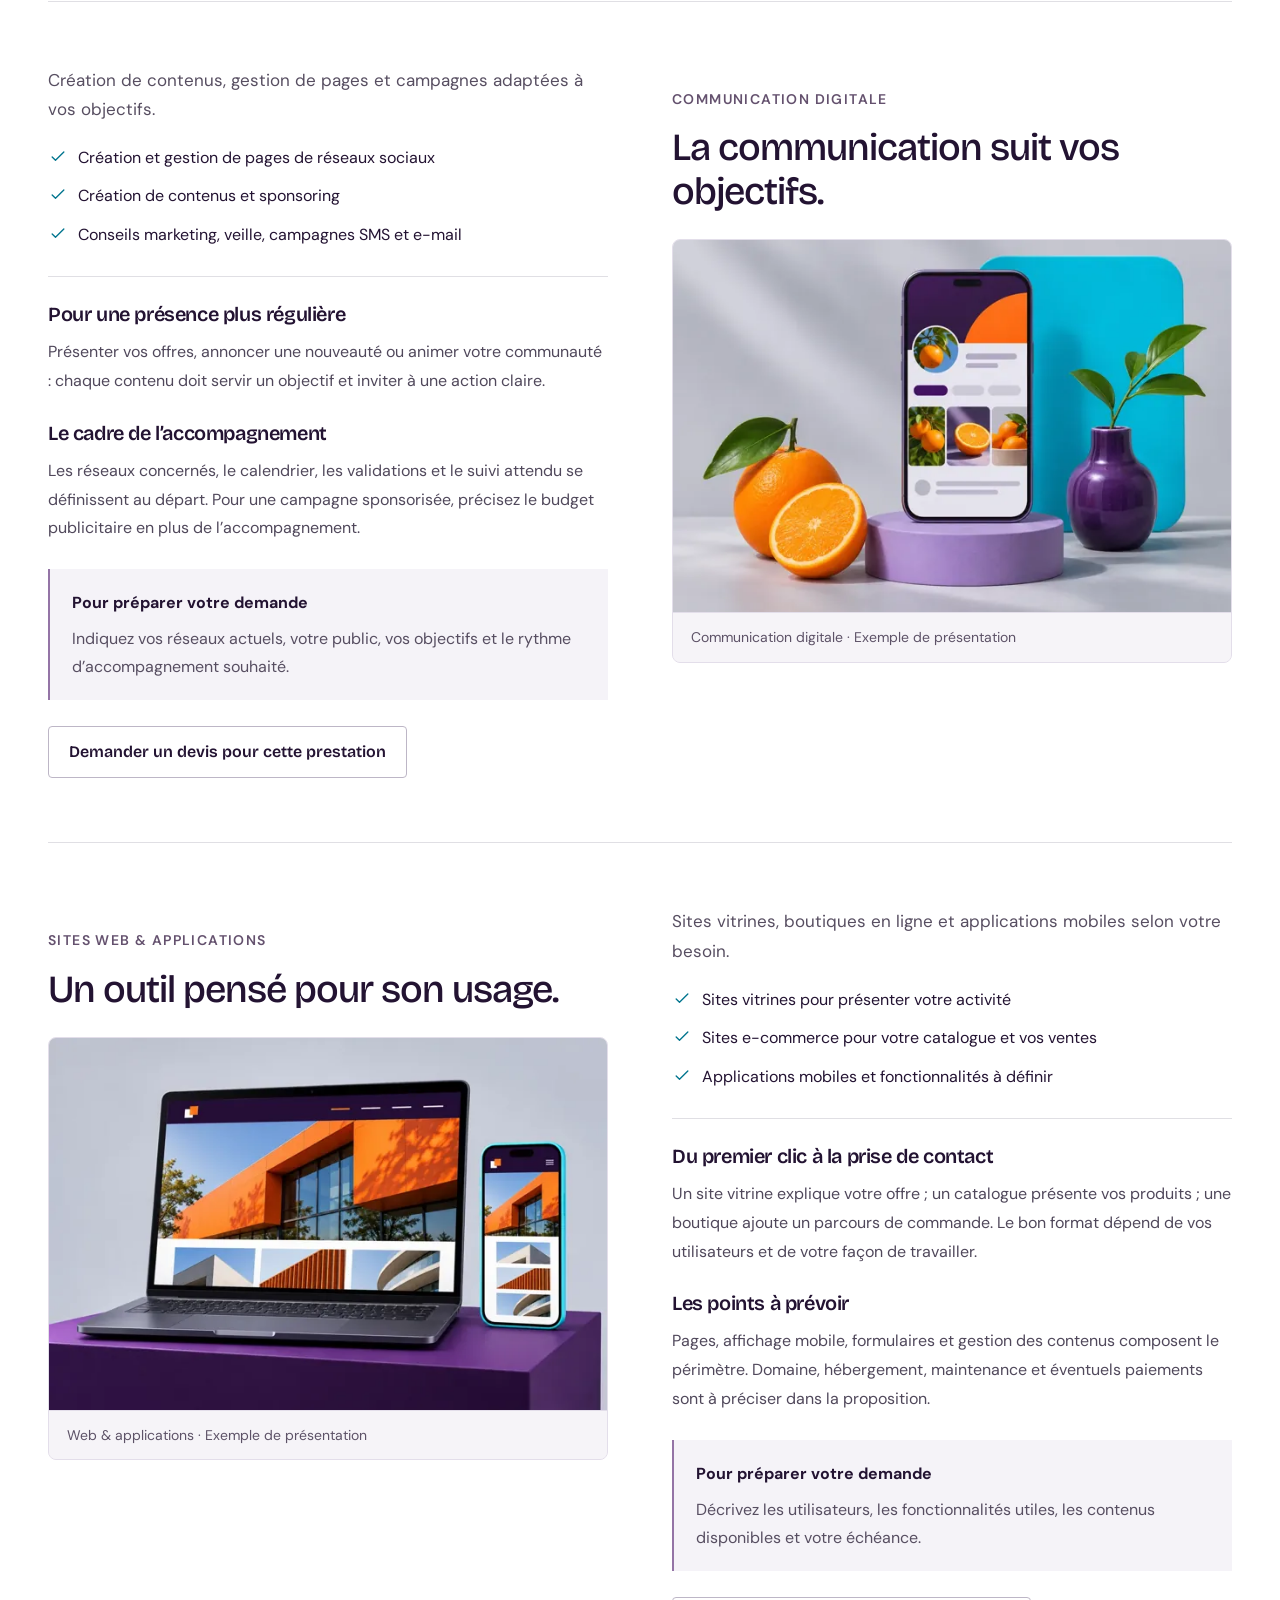
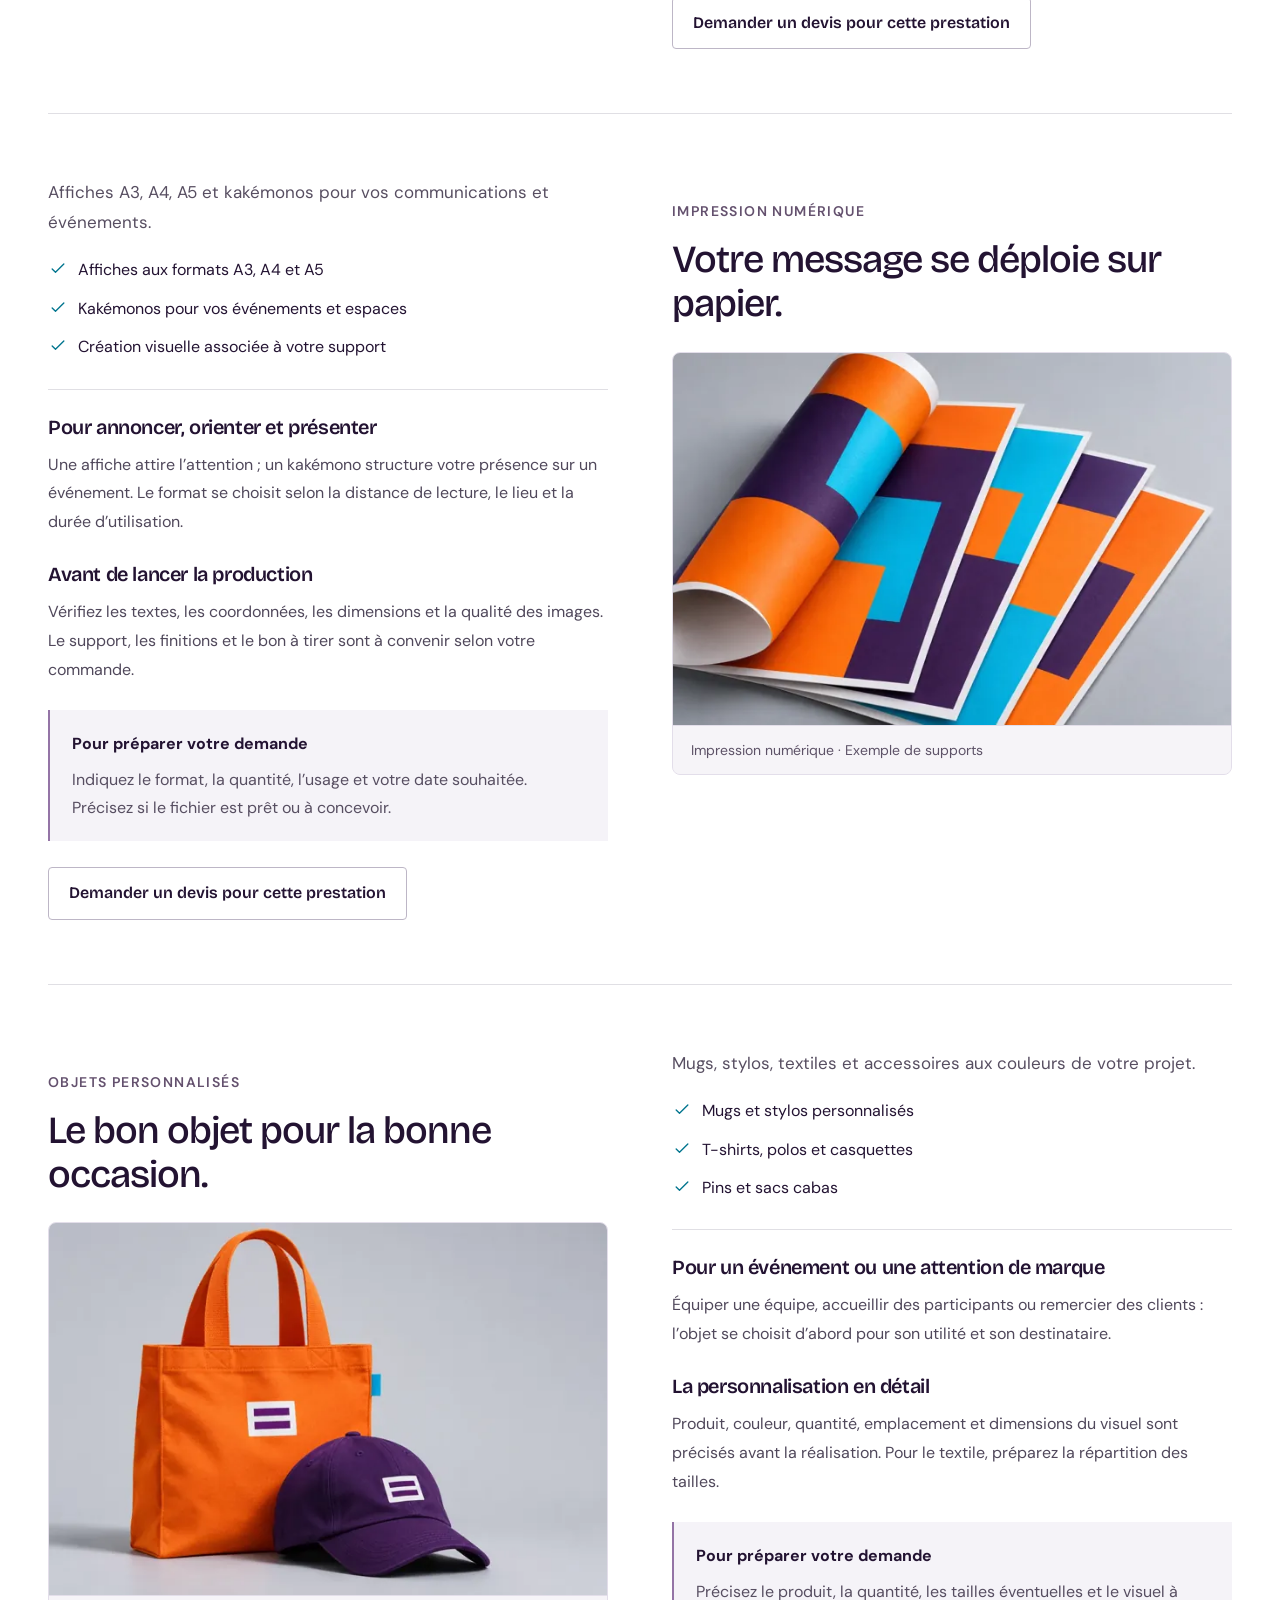
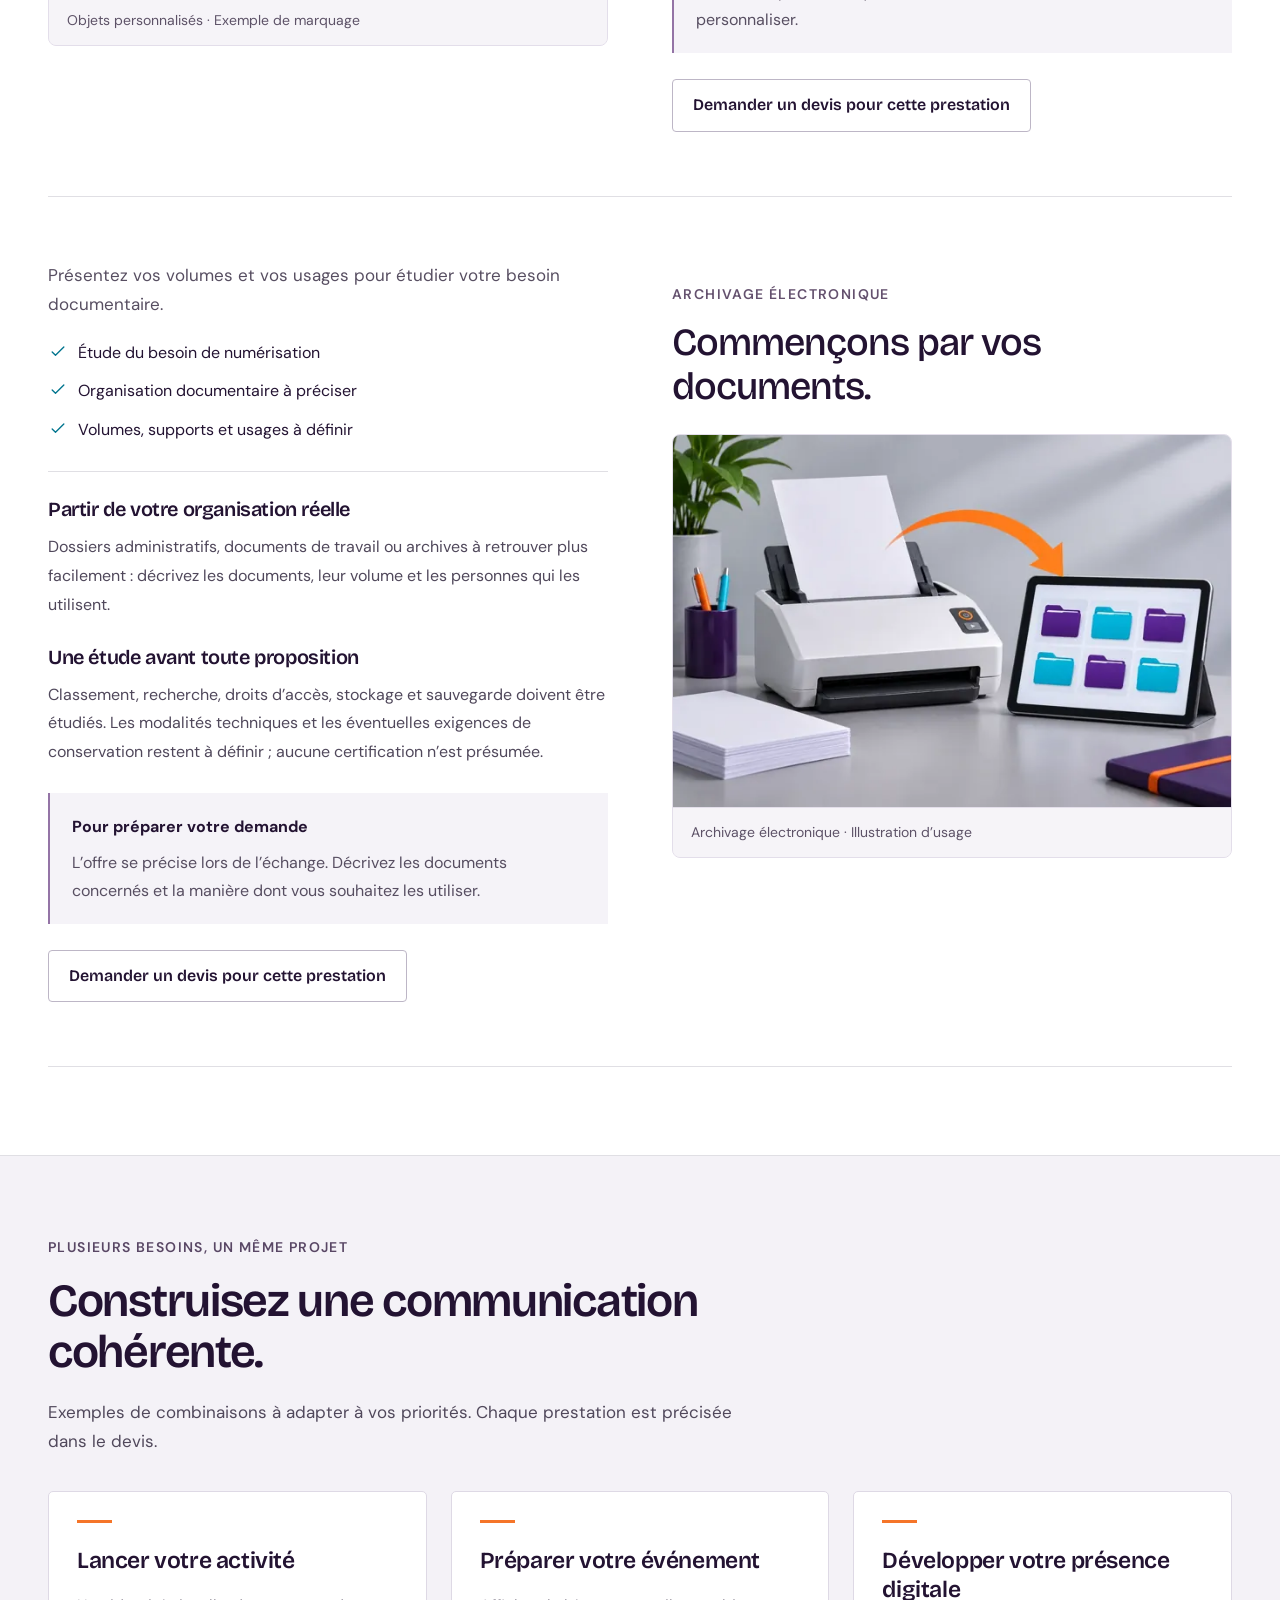
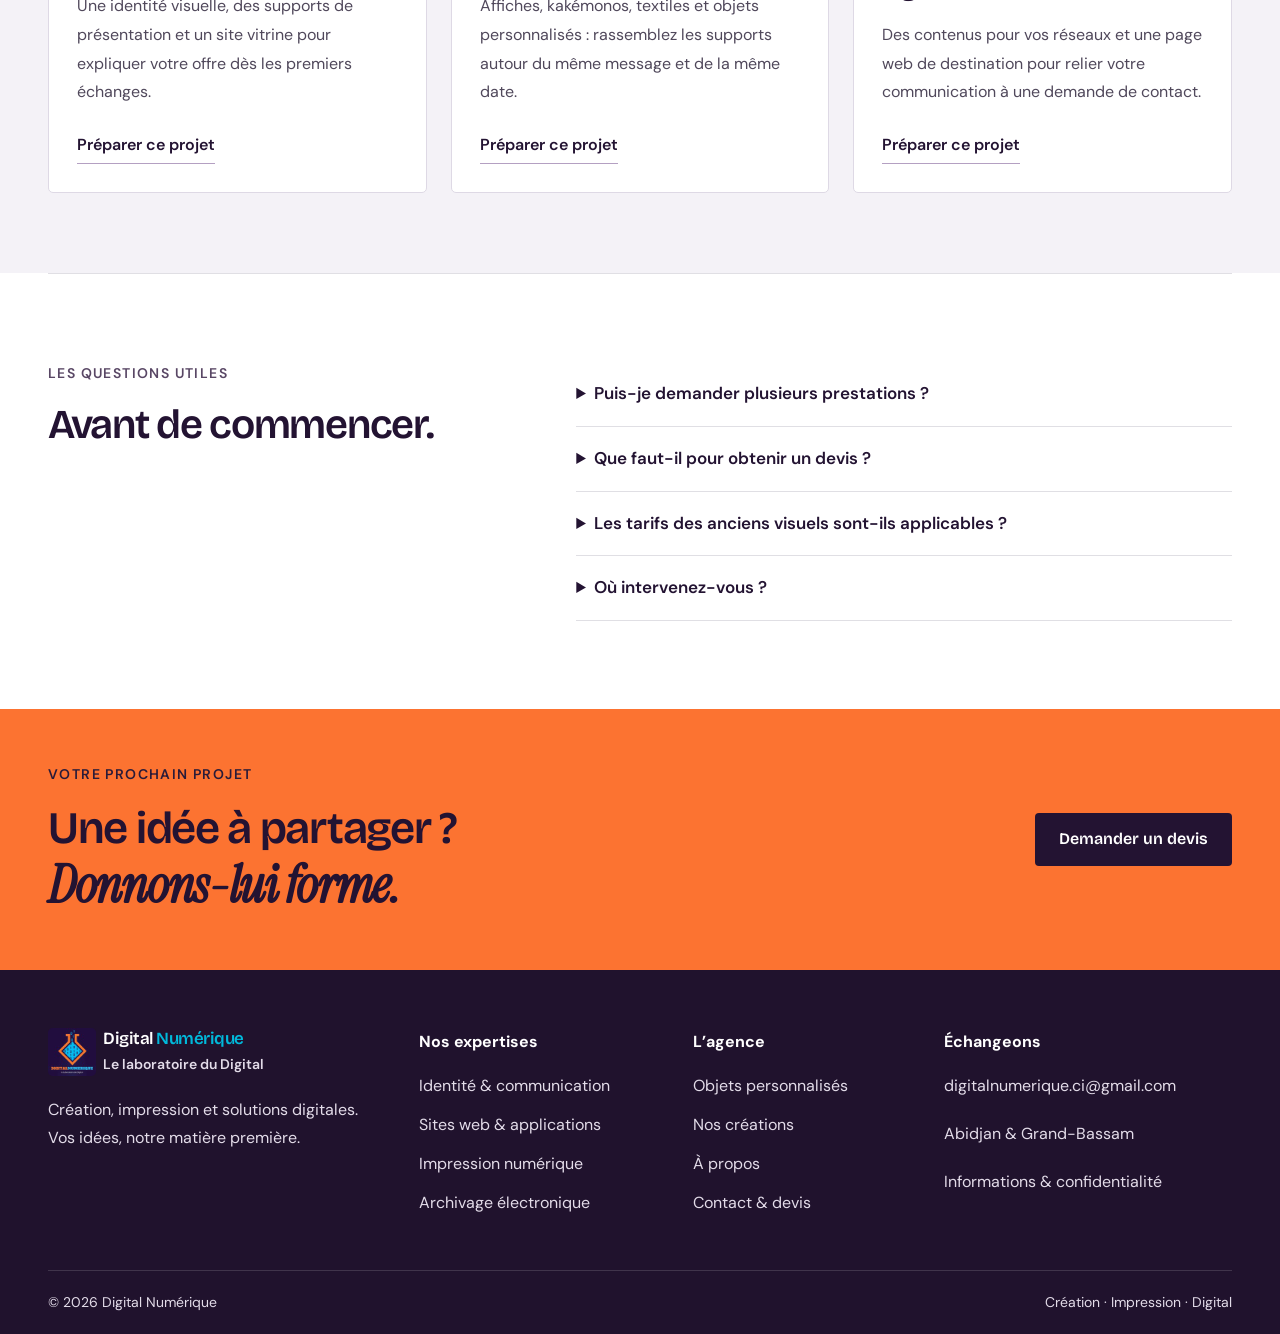
<file: services.html>
<!doctype html><html lang="fr"><head><meta charset="utf-8"><meta name="viewport" content="width=device-width, initial-scale=1"><meta name="theme-color" content="#f8f9fb"><title>Impression, création & digital à Abidjan | Nos services</title><meta name="description" content="Digital Numérique : impression numérique, objets personnalisés, création graphique et services digitaux à Abidjan et Grand-Bassam."><meta property="og:title" content="Impression, création & digital à Abidjan | Nos services"><meta property="og:description" content="Digital Numérique : impression numérique, objets personnalisés, création graphique et services digitaux à Abidjan et Grand-Bassam."><meta property="og:type" content="website"><link rel="stylesheet" href="style.css?v=20261124-4"><link rel="stylesheet" href="editorial.css?v=20261124-4"><link rel="stylesheet" href="page-content.css?v=20261124-4"><link rel="stylesheet" href="page-photos.css?v=20261124-4"><link rel="stylesheet" href="services-visuals.css?v=20261124-4"><link rel="preconnect" href="https://fonts.googleapis.com"><link rel="preconnect" href="https://fonts.gstatic.com" crossorigin><link href="https://fonts.googleapis.com/css2?family=Bricolage+Grotesque:opsz,wght@12..96,400;12..96,500;12..96,600;12..96,700&family=DM+Sans:wght@400;500;600;700&family=Instrument+Serif:ital@0;1&display=swap" rel="stylesheet"><script defer src="app.js?v=20261124-devis"></script><link rel="stylesheet" href="readability.css?v=20261124-devis"></head><body><a class="skip" href="#contenu">Aller au contenu</a><header class="site-header"><div class="nav-shell"><a class="brand" href="index.html"><img src="assets/logo.jpg?v=20261124-4" width="56" height="56" alt="" decoding="async"><span>Digital <b>Numérique</b><small>Le laboratoire du Digital</small></span></a><button class="menu-toggle" type="button" aria-controls="navigation" aria-expanded="false">Menu <span aria-hidden="true">☰</span></button><nav id="navigation" aria-label="Navigation principale"><a href="index.html">Accueil</a><a href="services.html" aria-current="page">Nos services</a><a href="objets-personnalises.html">Objets personnalisés</a><a href="realisations.html">Nos créations</a><a href="a-propos.html">L’agence</a></nav><a class="button header-cta" href="contact.html#contact-form">Demander un devis</a></div></header><main id="contenu"><section class="page-intro"><div class="wrap photo-intro"><div class="intro-copy"><p class="breadcrumb"><a href="index.html">Accueil</a><span>/</span>Nos services</p><p class="eyebrow">LE LABORATOIRE DU DIGITAL</p><h1>De l’idée<br>à <span>la présence.</span></h1><p class="lede">Identité, digital, impression et personnalisation : des prestations organisées autour de vos besoins.</p></div><figure class="page-photo"><img src="assets/illustration-services-inedite.webp?v=20261124-4" width="1280" height="853" alt="Exemple illustratif d’une imprimante grand format produisant une affiche orange et violette" fetchpriority="high" decoding="async" srcset="assets/illustration-services-inedite-640.webp?v=20261124-4 640w, assets/illustration-services-inedite.webp?v=20261124-4 1280w" sizes="(max-width: 700px) calc(100vw - 40px), 600px"><figcaption>Scène illustrative · Impression numérique grand format</figcaption></figure></div></section><section class="wrap section"><nav class="service-index" aria-label="Accès aux prestations"><a href="#identite">Identité visuelle</a><a href="#communication">Communication digitale</a><a href="#web">Sites web & applications</a><a href="#impression">Impression numérique</a><a href="#personnalisation">Objets personnalisés</a><a href="#archivage">Archivage électronique</a></nav><article class="service-detail" id="identite"><div class="detail-title"><div class="icon-box"><svg viewBox="0 0 24 24" fill="none" stroke="currentColor" stroke-width="1.6" stroke-linecap="round" stroke-linejoin="round" aria-hidden="true"><path d="M4 20 12 4l8 16M7 14h10M3 20h4m10 0h4"/></svg></div><p class="eyebrow">IDENTITÉ VISUELLE</p><h2>Une image cohérente sur vos supports.</h2><figure class="service-visual"><img src="assets/service-illustration-identite.webp?v=20261124-4" width="1200" height="800" alt="Composition illustrative de cartes et supports graphiques violets, orange et cyan" loading="lazy" decoding="async" srcset="assets/service-illustration-identite-640.webp?v=20261124-4 640w, assets/service-illustration-identite.webp?v=20261124-4 1200w" sizes="(max-width: 700px) calc(100vw - 40px), 600px"><figcaption>Identité visuelle · Exemple de composition</figcaption></figure></div><div><p>Création de logos, affiches et supports graphiques pour une marque reconnaissable.</p><ul class="check-list"><li><svg viewBox="0 0 24 24" fill="none" stroke="currentColor" stroke-width="1.6" stroke-linecap="round" stroke-linejoin="round" aria-hidden="true"><path d="m5 12 4 4L19 6"/></svg>Création de logos et identités visuelles</li><li><svg viewBox="0 0 24 24" fill="none" stroke="currentColor" stroke-width="1.6" stroke-linecap="round" stroke-linejoin="round" aria-hidden="true"><path d="m5 12 4 4L19 6"/></svg>Affiches publicitaires et créations graphiques</li><li><svg viewBox="0 0 24 24" fill="none" stroke="currentColor" stroke-width="1.6" stroke-linecap="round" stroke-linejoin="round" aria-hidden="true"><path d="m5 12 4 4L19 6"/></svg>Vidéo et motion design à étudier selon le projet</li></ul><div class="service-context"><h3>Pour un lancement ou une nouvelle image</h3><p>Une activité qui démarre, une marque à clarifier ou des supports à harmoniser : le projet part de ce que votre public doit comprendre et retenir.</p><h3>Les éléments à définir ensemble</h3><p>Le style recherché, les déclinaisons utiles, les formats de fichiers et le nombre de propositions sont précisés dans le devis.</p></div><div class="info"><b>Pour préparer votre demande</b><p>Précisez votre activité, votre public, les supports attendus et les éléments graphiques déjà disponibles.</p></div><a class="button secondary service-choice" href="contact.html?service=Identité visuelle#contact-form">Demander un devis pour cette prestation</a></div></article><article class="service-detail" id="communication"><div class="detail-title"><div class="icon-box"><svg viewBox="0 0 24 24" fill="none" stroke="currentColor" stroke-width="1.6" stroke-linecap="round" stroke-linejoin="round" aria-hidden="true"><path d="M20 11a8 8 0 1 0-15 4l-1 5 5-1a8 8 0 0 0 11-8Z"/><path d="M8 10h8m-8 4h5"/></svg></div><p class="eyebrow">COMMUNICATION DIGITALE</p><h2>La communication suit vos objectifs.</h2><figure class="service-visual"><img src="assets/service-illustration-communication.webp?v=20261124-4" width="1200" height="800" alt="Illustration d’un smartphone présentant des publications pour les réseaux sociaux" loading="lazy" decoding="async" srcset="assets/service-illustration-communication-640.webp?v=20261124-4 640w, assets/service-illustration-communication.webp?v=20261124-4 1200w" sizes="(max-width: 700px) calc(100vw - 40px), 600px"><figcaption>Communication digitale · Exemple de présentation</figcaption></figure></div><div><p>Création de contenus, gestion de pages et campagnes adaptées à vos objectifs.</p><ul class="check-list"><li><svg viewBox="0 0 24 24" fill="none" stroke="currentColor" stroke-width="1.6" stroke-linecap="round" stroke-linejoin="round" aria-hidden="true"><path d="m5 12 4 4L19 6"/></svg>Création et gestion de pages de réseaux sociaux</li><li><svg viewBox="0 0 24 24" fill="none" stroke="currentColor" stroke-width="1.6" stroke-linecap="round" stroke-linejoin="round" aria-hidden="true"><path d="m5 12 4 4L19 6"/></svg>Création de contenus et sponsoring</li><li><svg viewBox="0 0 24 24" fill="none" stroke="currentColor" stroke-width="1.6" stroke-linecap="round" stroke-linejoin="round" aria-hidden="true"><path d="m5 12 4 4L19 6"/></svg>Conseils marketing, veille, campagnes SMS et e-mail</li></ul><div class="service-context"><h3>Pour une présence plus régulière</h3><p>Présenter vos offres, annoncer une nouveauté ou animer votre communauté : chaque contenu doit servir un objectif et inviter à une action claire.</p><h3>Le cadre de l’accompagnement</h3><p>Les réseaux concernés, le calendrier, les validations et le suivi attendu se définissent au départ. Pour une campagne sponsorisée, précisez le budget publicitaire en plus de l’accompagnement.</p></div><div class="info"><b>Pour préparer votre demande</b><p>Indiquez vos réseaux actuels, votre public, vos objectifs et le rythme d’accompagnement souhaité.</p></div><a class="button secondary service-choice" href="contact.html?service=Communication digitale#contact-form">Demander un devis pour cette prestation</a></div></article><article class="service-detail" id="web"><div class="detail-title"><div class="icon-box"><svg viewBox="0 0 24 24" fill="none" stroke="currentColor" stroke-width="1.6" stroke-linecap="round" stroke-linejoin="round" aria-hidden="true"><rect x="3" y="4" width="18" height="13" rx="2"/><path d="M8 21h8m-4-4v4m-4-9 3-3-3-3m5 6h4"/></svg></div><p class="eyebrow">SITES WEB & APPLICATIONS</p><h2>Un outil pensé pour son usage.</h2><figure class="service-visual"><img src="assets/service-illustration-web.webp?v=20261124-4" width="1200" height="800" alt="Illustration d’un site web présenté sur un ordinateur portable et un téléphone" loading="lazy" decoding="async" srcset="assets/service-illustration-web-640.webp?v=20261124-4 640w, assets/service-illustration-web.webp?v=20261124-4 1200w" sizes="(max-width: 700px) calc(100vw - 40px), 600px"><figcaption>Web & applications · Exemple de présentation</figcaption></figure></div><div><p>Sites vitrines, boutiques en ligne et applications mobiles selon votre besoin.</p><ul class="check-list"><li><svg viewBox="0 0 24 24" fill="none" stroke="currentColor" stroke-width="1.6" stroke-linecap="round" stroke-linejoin="round" aria-hidden="true"><path d="m5 12 4 4L19 6"/></svg>Sites vitrines pour présenter votre activité</li><li><svg viewBox="0 0 24 24" fill="none" stroke="currentColor" stroke-width="1.6" stroke-linecap="round" stroke-linejoin="round" aria-hidden="true"><path d="m5 12 4 4L19 6"/></svg>Sites e-commerce pour votre catalogue et vos ventes</li><li><svg viewBox="0 0 24 24" fill="none" stroke="currentColor" stroke-width="1.6" stroke-linecap="round" stroke-linejoin="round" aria-hidden="true"><path d="m5 12 4 4L19 6"/></svg>Applications mobiles et fonctionnalités à définir</li></ul><div class="service-context"><h3>Du premier clic à la prise de contact</h3><p>Un site vitrine explique votre offre ; un catalogue présente vos produits ; une boutique ajoute un parcours de commande. Le bon format dépend de vos utilisateurs et de votre façon de travailler.</p><h3>Les points à prévoir</h3><p>Pages, affichage mobile, formulaires et gestion des contenus composent le périmètre. Domaine, hébergement, maintenance et éventuels paiements sont à préciser dans la proposition.</p></div><div class="info"><b>Pour préparer votre demande</b><p>Décrivez les utilisateurs, les fonctionnalités utiles, les contenus disponibles et votre échéance.</p></div><a class="button secondary service-choice" href="contact.html?service=Sites web et applications#contact-form">Demander un devis pour cette prestation</a></div></article><article class="service-detail" id="impression"><div class="detail-title"><div class="icon-box"><svg viewBox="0 0 24 24" fill="none" stroke="currentColor" stroke-width="1.6" stroke-linecap="round" stroke-linejoin="round" aria-hidden="true"><path d="M6 9V3h12v6M6 17H3V9h18v8h-3"/><path d="M6 14h12v7H6zM17 11h1"/></svg></div><p class="eyebrow">IMPRESSION NUMÉRIQUE</p><h2>Votre message se déploie sur papier.</h2><figure class="service-visual"><img src="assets/service-illustration-impression.webp?v=20261124-4" width="1200" height="800" alt="Composition illustrative d’affiches imprimées aux motifs orange et violet" loading="lazy" decoding="async" srcset="assets/service-illustration-impression-640.webp?v=20261124-4 640w, assets/service-illustration-impression.webp?v=20261124-4 1200w" sizes="(max-width: 700px) calc(100vw - 40px), 600px"><figcaption>Impression numérique · Exemple de supports</figcaption></figure></div><div><p>Affiches A3, A4, A5 et kakémonos pour vos communications et événements.</p><ul class="check-list"><li><svg viewBox="0 0 24 24" fill="none" stroke="currentColor" stroke-width="1.6" stroke-linecap="round" stroke-linejoin="round" aria-hidden="true"><path d="m5 12 4 4L19 6"/></svg>Affiches aux formats A3, A4 et A5</li><li><svg viewBox="0 0 24 24" fill="none" stroke="currentColor" stroke-width="1.6" stroke-linecap="round" stroke-linejoin="round" aria-hidden="true"><path d="m5 12 4 4L19 6"/></svg>Kakémonos pour vos événements et espaces</li><li><svg viewBox="0 0 24 24" fill="none" stroke="currentColor" stroke-width="1.6" stroke-linecap="round" stroke-linejoin="round" aria-hidden="true"><path d="m5 12 4 4L19 6"/></svg>Création visuelle associée à votre support</li></ul><div class="service-context"><h3>Pour annoncer, orienter et présenter</h3><p>Une affiche attire l’attention ; un kakémono structure votre présence sur un événement. Le format se choisit selon la distance de lecture, le lieu et la durée d’utilisation.</p><h3>Avant de lancer la production</h3><p>Vérifiez les textes, les coordonnées, les dimensions et la qualité des images. Le support, les finitions et le bon à tirer sont à convenir selon votre commande.</p></div><div class="info"><b>Pour préparer votre demande</b><p>Indiquez le format, la quantité, l’usage et votre date souhaitée. Précisez si le fichier est prêt ou à concevoir.</p></div><a class="button secondary service-choice" href="contact.html?service=Impression numérique#contact-form">Demander un devis pour cette prestation</a></div></article><article class="service-detail" id="personnalisation"><div class="detail-title"><div class="icon-box"><svg viewBox="0 0 24 24" fill="none" stroke="currentColor" stroke-width="1.6" stroke-linecap="round" stroke-linejoin="round" aria-hidden="true"><path d="M3 8h18v4H3zM5 12v9h14v-9M12 8v13"/><path d="M12 8C5 8 5 2 8 3c3 0 4 5 4 5Zm0 0c7 0 7-6 4-5-3 0-4 5-4 5Z"/></svg></div><p class="eyebrow">OBJETS PERSONNALISÉS</p><h2>Le bon objet pour la bonne occasion.</h2><figure class="service-visual"><img src="assets/service-illustration-personnalisation.webp?v=20261124-4" width="1200" height="800" alt="Composition illustrative d’un sac cabas orange et d’une casquette violette personnalisés" loading="lazy" decoding="async" srcset="assets/service-illustration-personnalisation-640.webp?v=20261124-4 640w, assets/service-illustration-personnalisation.webp?v=20261124-4 1200w" sizes="(max-width: 700px) calc(100vw - 40px), 600px"><figcaption>Objets personnalisés · Exemple de marquage</figcaption></figure></div><div><p>Mugs, stylos, textiles et accessoires aux couleurs de votre projet.</p><ul class="check-list"><li><svg viewBox="0 0 24 24" fill="none" stroke="currentColor" stroke-width="1.6" stroke-linecap="round" stroke-linejoin="round" aria-hidden="true"><path d="m5 12 4 4L19 6"/></svg>Mugs et stylos personnalisés</li><li><svg viewBox="0 0 24 24" fill="none" stroke="currentColor" stroke-width="1.6" stroke-linecap="round" stroke-linejoin="round" aria-hidden="true"><path d="m5 12 4 4L19 6"/></svg>T-shirts, polos et casquettes</li><li><svg viewBox="0 0 24 24" fill="none" stroke="currentColor" stroke-width="1.6" stroke-linecap="round" stroke-linejoin="round" aria-hidden="true"><path d="m5 12 4 4L19 6"/></svg>Pins et sacs cabas</li></ul><div class="service-context"><h3>Pour un événement ou une attention de marque</h3><p>Équiper une équipe, accueillir des participants ou remercier des clients : l’objet se choisit d’abord pour son utilité et son destinataire.</p><h3>La personnalisation en détail</h3><p>Produit, couleur, quantité, emplacement et dimensions du visuel sont précisés avant la réalisation. Pour le textile, préparez la répartition des tailles.</p></div><div class="info"><b>Pour préparer votre demande</b><p>Précisez le produit, la quantité, les tailles éventuelles et le visuel à personnaliser.</p></div><a class="button secondary service-choice" href="contact.html?service=Objets personnalisés#contact-form">Demander un devis pour cette prestation</a></div></article><article class="service-detail" id="archivage"><div class="detail-title"><div class="icon-box"><svg viewBox="0 0 24 24" fill="none" stroke="currentColor" stroke-width="1.6" stroke-linecap="round" stroke-linejoin="round" aria-hidden="true"><path d="M3 6h18v4H3zM5 10v11h14V10M9 14h6M6 3h12"/></svg></div><p class="eyebrow">ARCHIVAGE ÉLECTRONIQUE</p><h2>Commençons par vos documents.</h2><figure class="service-visual"><img src="assets/service-illustration-archivage.webp?v=20261124-4" width="1200" height="800" alt="Illustration d’un scanner documentaire et d’un classement numérique sur tablette" loading="lazy" decoding="async" srcset="assets/service-illustration-archivage-640.webp?v=20261124-4 640w, assets/service-illustration-archivage.webp?v=20261124-4 1200w" sizes="(max-width: 700px) calc(100vw - 40px), 600px"><figcaption>Archivage électronique · Illustration d’usage</figcaption></figure></div><div><p>Présentez vos volumes et vos usages pour étudier votre besoin documentaire.</p><ul class="check-list"><li><svg viewBox="0 0 24 24" fill="none" stroke="currentColor" stroke-width="1.6" stroke-linecap="round" stroke-linejoin="round" aria-hidden="true"><path d="m5 12 4 4L19 6"/></svg>Étude du besoin de numérisation</li><li><svg viewBox="0 0 24 24" fill="none" stroke="currentColor" stroke-width="1.6" stroke-linecap="round" stroke-linejoin="round" aria-hidden="true"><path d="m5 12 4 4L19 6"/></svg>Organisation documentaire à préciser</li><li><svg viewBox="0 0 24 24" fill="none" stroke="currentColor" stroke-width="1.6" stroke-linecap="round" stroke-linejoin="round" aria-hidden="true"><path d="m5 12 4 4L19 6"/></svg>Volumes, supports et usages à définir</li></ul><div class="service-context"><h3>Partir de votre organisation réelle</h3><p>Dossiers administratifs, documents de travail ou archives à retrouver plus facilement : décrivez les documents, leur volume et les personnes qui les utilisent.</p><h3>Une étude avant toute proposition</h3><p>Classement, recherche, droits d’accès, stockage et sauvegarde doivent être étudiés. Les modalités techniques et les éventuelles exigences de conservation restent à définir ; aucune certification n’est présumée.</p></div><div class="info"><b>Pour préparer votre demande</b><p>L’offre se précise lors de l’échange. Décrivez les documents concernés et la manière dont vous souhaitez les utiliser.</p></div><a class="button secondary service-choice" href="contact.html?service=Archivage électronique#contact-form">Demander un devis pour cette prestation</a></div></article></section><section class="enrich-section enrich-tint"><div class="wrap"><div class="enrich-heading"><p class="eyebrow">PLUSIEURS BESOINS, UN MÊME PROJET</p><h2>Construisez une communication cohérente.</h2><p>Exemples de combinaisons à adapter à vos priorités. Chaque prestation est précisée dans le devis.</p></div><div class="enrich-grid"><article class="enrich-card"><h3>Lancer votre activité</h3><p>Une identité visuelle, des supports de présentation et un site vitrine pour expliquer votre offre dès les premiers échanges.</p><a class="underlink" href="contact.html?service=Identit%C3%A9%20visuelle#contact-form">Préparer ce projet</a></article><article class="enrich-card"><h3>Préparer votre événement</h3><p>Affiches, kakémonos, textiles et objets personnalisés : rassemblez les supports autour du même message et de la même date.</p><a class="underlink" href="contact.html?service=Impression%20num%C3%A9rique#contact-form">Préparer ce projet</a></article><article class="enrich-card"><h3>Développer votre présence digitale</h3><p>Des contenus pour vos réseaux et une page web de destination pour relier votre communication à une demande de contact.</p><a class="underlink" href="contact.html?service=Communication%20digitale#contact-form">Préparer ce projet</a></article></div></div></section><section class="wrap section faq"><div><p class="eyebrow">LES QUESTIONS UTILES</p><h2>Avant de commencer.</h2></div><div><details><summary>Puis-je demander plusieurs prestations ?</summary><p>Oui. Décrivez l’ensemble du projet : identité visuelle, supports imprimés, objets ou présence en ligne. Les besoins pourront être regroupés dans la proposition.</p></details><details><summary>Que faut-il pour obtenir un devis ?</summary><p>Le service ou le produit souhaité, la quantité ou le volume, la date envisagée et une description de votre besoin. Précisez si vous disposez déjà d’un logo ou de fichiers.</p></details><details><summary>Les tarifs des anciens visuels sont-ils applicables ?</summary><p>Les conditions et le prix sont confirmés par devis selon le support, la quantité et la personnalisation. Aucun ancien tarif promotionnel n’est repris comme prix actuel.</p></details><details><summary>Où intervenez-vous ?</summary><p>Nous desservons Koumassi, Plateau, Marcory, Port-Bouët, Cocody, Yopougon et Grand-Bassam. Les modalités de remise ou de livraison sont précisées pendant l’échange.</p></details></div></section><section class="cta"><div class="wrap"><div><p class="eyebrow">VOTRE PROCHAIN PROJET</p><h2>Une idée à partager ?<br><span>Donnons-lui forme.</span></h2></div><a class="button" href="contact.html#contact-form">Demander un devis</a></div></section></main><footer><div class="wrap footer-grid"><div><a class="brand" href="index.html"><img src="assets/logo.jpg?v=20261124-4" width="56" height="56" alt="" decoding="async"><span>Digital <b>Numérique</b><small>Le laboratoire du Digital</small></span></a><p>Création, impression et solutions digitales.<br>Vos idées, notre matière première.</p></div><div><h2>Nos expertises</h2><a href="services.html#identite">Identité & communication</a><a href="services.html#web">Sites web & applications</a><a href="services.html#impression">Impression numérique</a><a href="services.html#archivage">Archivage électronique</a></div><div><h2>L’agence</h2><a href="objets-personnalises.html">Objets personnalisés</a><a href="realisations.html">Nos créations</a><a href="a-propos.html">À propos</a><a href="contact.html#contact-form">Contact & devis</a></div><div><h2>Échangeons</h2><a href="mailto:digitalnumerique.ci@gmail.com" class="break">digitalnumerique.ci@gmail.com</a><p>Abidjan & Grand-Bassam</p><a href="informations.html">Informations & confidentialité</a></div></div><div class="wrap footer-bottom"><span>© 2026 Digital Numérique</span><span>Création · Impression · Digital</span></div></footer></body></html>
</file>
<file: style.css>
:root{--purple:#211039;--ink:#291b39;--orange:#ff7d2a;--cyan:#00bce9;--blue:#00758e;--muted:#625b6c;--soft:#f5f3f8;--line:#e3dce9;--radius:14px}*{box-sizing:border-box}html{scroll-behavior:smooth;scroll-padding-top:110px}body{margin:0;font-family:'DM Sans',Arial,sans-serif;font-size:17px;line-height:1.65;color:var(--ink);background:#fff}h1,h2,h3,.button,.brand{font-family:'Space Grotesk',Arial,sans-serif}h1,h2,h3,p,figure{margin:0}a{color:inherit;text-decoration:none}button,input,select,textarea{font:inherit}button{cursor:pointer}svg{width:24px;height:24px;flex-shrink:0}a:focus-visible,button:focus-visible,summary:focus-visible{outline:3px solid var(--blue);outline-offset:5px}button:disabled{opacity:.65;cursor:wait}.skip{position:fixed;left:20px;top:-90px;z-index:99;padding:12px 20px;background:var(--orange);color:var(--purple);font-weight:bold}.skip:focus{top:15px}.wrap{width:min(1200px,calc(100% - 80px));margin-inline:auto}.section{padding-block:76px}.site-header{position:sticky;top:0;z-index:20;background:var(--purple);border-bottom:1px solid #ffffff22;box-shadow:0 5px 20px #160b2510}.nav-shell{max-width:1400px;padding:13px 34px;margin:auto;display:flex;align-items:center;gap:28px;min-height:88px;color:#fff}.brand{display:flex;align-items:center;gap:10px;flex-shrink:0;line-height:1.2}.brand img{object-fit:contain;border-radius:6px}.brand>span{font-size:19px;font-weight:500}.brand b{color:var(--cyan);font-weight:600}.brand small{display:block;font-size:12px;color:#ddd1e9;margin-top:5px;font-family:'DM Sans',sans-serif}.nav-shell nav{display:flex;justify-content:center;gap:22px;margin-left:auto}.nav-shell nav a{font-size:15px;white-space:nowrap;padding:12px 0;position:relative}.nav-shell nav a:hover,.nav-shell nav a[aria-current]{color:var(--cyan)}.nav-shell nav a[aria-current]:after{content:'';position:absolute;height:2px;background:var(--cyan);bottom:3px;left:0;right:0}.button{display:inline-flex;align-items:center;justify-content:center;gap:10px;border:1px solid transparent;border-radius:7px;min-height:48px;padding:13px 21px;font-size:16px;font-weight:600;color:var(--purple);background:var(--orange);text-align:center;line-height:1.4;transition:background .18s,transform .18s}.button:hover{background:#ff9b5b;transform:translateY(-2px)}.header-cta{white-space:nowrap;font-size:15px;padding:12px 18px}.button.secondary{background:white;border-color:#cfc2da;color:var(--purple)}.button.secondary:hover{background:#eee7f5}.button.outline{background:transparent;border-color:#9a85ad;color:white}.button.outline:hover{background:#ffffff14}.menu-toggle{display:none}.eyebrow{font-size:13px;letter-spacing:1.8px;font-weight:700;color:var(--blue);margin-bottom:16px}h1{font-weight:500;font-size:clamp(42px,4.7vw,66px);line-height:1.1;letter-spacing:-2.6px}h2{font-weight:500;font-size:clamp(31px,3.2vw,43px);line-height:1.18;letter-spacing:-1.3px}h2 em{font-style:normal;color:#745587}h3{font-weight:600;font-size:22px;line-height:1.3;letter-spacing:-.4px}.hero{background:var(--purple);color:white}.hero-grid{display:grid;grid-template-columns:1.05fr 1fr;gap:52px;align-items:center;padding-block:60px 65px}.hero .eyebrow{color:var(--cyan)}.hero h1 span{color:var(--orange)}.hero-lede{font-size:21px;line-height:1.5;font-weight:500;margin-top:25px}.hero-copy>p:not(.eyebrow):not(.hero-lede):not(.hero-location){color:#d5c9df;font-size:17px;margin-top:14px;max-width:490px}.actions{display:flex;gap:13px;flex-wrap:wrap;margin-top:28px}.hero-location{display:flex;align-items:center;gap:9px;color:#e0d6e9;font-size:15px;margin-top:27px}.hero-location svg{color:var(--cyan);width:19px;height:19px}.hero-image{background:#fff;border-radius:18px;overflow:hidden;box-shadow:0 20px 50px #10041a40}.hero-image>img{width:100%;height:auto;display:block}.hero-image figcaption{padding:20px 24px;color:var(--purple)}.hero-image figcaption span{display:block;font-size:12px;letter-spacing:1.4px;color:var(--blue);font-weight:700}.hero-image figcaption b{display:block;font-family:'Space Grotesk';font-size:21px;margin:7px 0}.hero-image figcaption small{font-size:13px;color:var(--muted)}.expertise-bar{background:#ede7f3}.expertise-bar .wrap{display:flex;justify-content:space-between;gap:20px;padding-block:18px;font-size:15px;font-weight:500}.expertise-bar span{position:relative;padding-left:18px}.expertise-bar span:before{content:'';position:absolute;left:0;top:10px;width:7px;height:7px;background:#9876ac;transform:rotate(45deg)}.section-head{display:flex;justify-content:space-between;gap:35px;align-items:end;margin-bottom:35px}.section-head>p{color:var(--muted);max-width:390px}.service-grid{display:grid;grid-template-columns:repeat(3,1fr);gap:18px}.service-card{padding:28px;border:1px solid var(--line);border-radius:var(--radius);background:white;display:flex;flex-direction:column;align-items:start;transition:border-color .2s,transform .2s}.service-card:hover{border-color:#9a80ac;transform:translateY(-3px)}.icon-box{display:inline-flex;align-items:center;justify-content:center;width:46px;height:46px;border-radius:11px;background:#f0e8f7;color:#704b88;flex-shrink:0}.icon-box svg{width:25px;height:25px}.service-card:nth-child(2n) .icon-box{background:#e3f6fa;color:var(--blue)}.service-card h3{margin:21px 0 12px}.service-card p{color:var(--muted);font-size:16px;margin-bottom:23px}.underlink{display:inline-block;font-size:15px;font-weight:600;border:0;border-bottom:1px solid #b4a0c2;background:none;padding:0 0 4px;color:var(--purple);min-height:32px}.underlink:hover{color:var(--blue);border-color:var(--blue)}.service-card .underlink{margin-top:auto}.soft{background:var(--soft)}.home-products{display:grid;grid-template-columns:repeat(3,1fr);gap:20px}.product-card{background:white;border:1px solid var(--line);border-radius:var(--radius);padding:27px;display:flex;flex-direction:column;align-items:start}.product-symbol{color:#704b88;background:#f1ebf7;border-radius:50%;display:grid;place-items:center;width:72px;height:72px;margin-bottom:22px}.product-symbol svg{width:38px;height:38px}.product-card p{color:var(--muted);font-size:16px;margin-top:10px}.product-card small{display:block;color:var(--muted);font-size:14px;margin-top:10px}.product-card .button{margin-top:25px;width:100%}.about-strip{display:grid;grid-template-columns:1fr 1.15fr;gap:65px}.about-strip .large{font-size:23px;line-height:1.55;color:var(--ink)}.about-strip p:not(.eyebrow){margin-bottom:18px;color:var(--muted)}.cta{background:var(--purple);color:white}.cta .wrap{padding-block:54px;display:flex;align-items:center;justify-content:space-between;gap:30px}.cta .eyebrow{color:var(--cyan)}.cta h2{font-size:38px}.cta h2 span{color:var(--orange)}.faq{display:grid;grid-template-columns:1fr 1.4fr;gap:60px;border-top:1px solid var(--line)}details{border-bottom:1px solid var(--line);padding:17px 0}summary{cursor:pointer;font-size:17px;font-weight:600;padding-right:12px}details p{padding-top:13px;color:var(--muted);font-size:16px}.page-intro{background:#f1ecf6;border-bottom:1px solid var(--line)}.page-intro .wrap{padding-block:25px 42px}.breadcrumb{font-size:14px;color:var(--muted);display:flex;gap:12px;margin-bottom:25px}.breadcrumb a{text-decoration:underline;text-underline-offset:3px}.page-intro h1{font-size:clamp(36px,4.3vw,54px);letter-spacing:-1.8px;line-height:1.13;max-width:850px}.page-intro h1 span{color:#745587}.page-intro .lede{max-width:750px;font-size:18px;color:var(--muted);margin-top:18px}.page-intro .eyebrow{margin-bottom:12px}.service-index{display:flex;gap:10px;flex-wrap:wrap;margin-bottom:40px}.service-index a{padding:10px 16px;border:1px solid var(--line);border-radius:30px;font-size:15px}.service-index a:hover{background:var(--purple);color:white}.service-detail{display:grid;grid-template-columns:1fr 1.15fr;gap:65px;border-top:1px solid var(--line);padding-block:48px;scroll-margin-top:105px}.detail-title .eyebrow{margin-top:22px}.service-detail>div>p{color:var(--muted)}.check-list{list-style:none;margin:22px 0;padding:0;display:grid;gap:13px}.check-list li{display:flex;gap:10px;font-size:16px;align-items:start}.check-list svg{width:20px;height:24px;color:var(--blue)}.info{background:var(--soft);padding:19px 22px;border-left:3px solid #8a669f;border-radius:4px;margin-block:22px}.info p{font-size:16px;color:var(--muted);margin-top:7px}.info b{font-size:16px}.object-showcase{display:grid;grid-template-columns:1.25fr 1fr;gap:50px;align-items:center}.collection{overflow:hidden;border-radius:var(--radius);border:1px solid var(--line)}.collection img{width:100%;height:auto;display:block}.collection figcaption{font-size:14px;color:var(--muted);padding:14px 18px;background:var(--soft)}.showcase-copy>p:not(.eyebrow){margin-top:20px;color:var(--muted)}.product-grid{display:grid;grid-template-columns:repeat(3,1fr);gap:20px}.builder-section{display:grid;grid-template-columns:1fr 1fr;gap:70px;align-items:start}.builder-section>div>p:not(.eyebrow){color:var(--muted);margin-top:22px}.form-panel{border:1px solid var(--line);border-radius:var(--radius);padding:29px;background:white}.form-panel label{display:block;font-size:16px;font-weight:500;margin-bottom:7px;margin-top:18px}.form-panel>label:first-child{margin-top:0}input,select,textarea{width:100%;border:1px solid #cfc5d8;border-radius:6px;background:#faf9fc;min-height:48px;padding:11px 13px;color:var(--ink);font-size:16px;outline:none}input:focus,select:focus,textarea:focus{border-color:var(--blue);box-shadow:0 0 0 3px #00758e15}textarea{resize:vertical}select{appearance:none;background-image:linear-gradient(45deg,transparent 50%,#655078 50%),linear-gradient(135deg,#655078 50%,transparent 50%);background-position:calc(100% - 20px) 50%,calc(100% - 15px) 50%;background-size:5px 5px;background-repeat:no-repeat;padding-right:35px}.form-panel>.button{width:100%;margin-top:23px}.form-help{font-size:14px;color:var(--muted);margin-top:12px;line-height:1.5}.form-heading{font-family:'Space Grotesk';font-size:24px;font-weight:600}.two{display:grid;grid-template-columns:1fr 1fr;gap:16px}.form-panel .consent{display:flex;gap:10px;align-items:start;font-size:14px;line-height:1.5;margin-top:22px}.consent input{width:20px;min-height:20px;height:20px;margin-top:1px;accent-color:var(--purple);flex-shrink:0}.consent a{text-decoration:underline}.honeypot{position:absolute;left:-10000px;width:1px;height:1px;overflow:hidden}.form-status{font-size:15px;margin-top:16px;color:#a02a26}.contact-layout{display:grid;grid-template-columns:1fr 1.35fr;gap:55px}.contact-layout aside>p:not(.eyebrow){margin-top:21px;color:var(--muted)}.contact-email{display:flex;align-items:center;gap:10px;margin-block:28px;font-size:16px;color:var(--blue);word-break:break-word}.contact-note{padding-block:20px;border-top:1px solid var(--line)}.contact-note h3{font-size:20px;margin-bottom:9px}.contact-note p{font-size:16px;color:var(--muted)}.receipt{padding:35px;background:#f1f8f7;border:1px solid #99cfc0;border-radius:var(--radius)}.receipt[hidden]{display:none}.receipt h2{font-size:30px;margin:20px 0}.receipt p{margin-bottom:18px}.receipt strong{display:block;font-size:24px;margin-bottom:24px;color:#12604f}.notice{padding:18px 22px;border-left:3px solid var(--blue);background:#eff7f9;font-size:15px;color:#335d69;margin-bottom:30px}.filters{display:flex;gap:10px;flex-wrap:wrap;margin-bottom:28px}.filters button{background:white;color:var(--purple);border:1px solid #cfc2da;min-height:44px;border-radius:24px;padding:10px 19px;font-size:15px}.filters button[aria-pressed=true]{background:var(--purple);color:white}.examples-grid{display:grid;grid-template-columns:1fr 1fr;gap:25px}.example-card{border:1px solid var(--line);border-radius:var(--radius);overflow:hidden}.example-card[hidden]{display:none}.sample-art{aspect-ratio:1.4;display:flex;align-items:center;justify-content:center;position:relative;overflow:hidden}.identity-art{background:#211039;color:white;flex-direction:column}.sample-label{position:absolute;top:25px;left:28px;font-size:12px;letter-spacing:2px;color:#d2c3e0}.identity-mark{display:flex;gap:5px;align-items:end;margin-top:10px}.identity-mark i{width:31px;height:31px;display:block;background:var(--cyan)}.identity-mark i:nth-child(2){height:62px;background:var(--orange)}.identity-mark i:nth-child(3){height:43px;background:#b295c8}.identity-art>b{font-family:'Space Grotesk';font-size:34px;line-height:1.1;text-align:center;margin-top:18px;font-weight:500}.swatches{display:flex;gap:6px;position:absolute;bottom:25px;left:28px}.swatches i{background:var(--cyan);width:22px;height:7px}.swatches i:nth-child(2){background:var(--orange)}.swatches i:nth-child(3){background:#b295c8}.web-art{background:#e3f1f5;padding:30px}.browser-mock{width:100%;background:white;border:1px solid #b9cdd4;border-radius:8px;box-shadow:0 12px 20px #19334915;overflow:hidden}.browser-bar{display:flex;gap:4px;padding:10px;background:#edf0f2}.browser-bar i{background:#b8c2c8;width:5px;height:5px;border-radius:50%}.mock-nav{font-size:10px;padding:14px 18px;font-weight:700}.mock-nav span{float:right;color:#7f7787;font-weight:400}.mock-content{background:var(--purple);color:white;padding:22px 18px;display:flex;align-items:center;justify-content:space-between}.mock-content b{font-family:'Space Grotesk';font-size:25px;line-height:1.1;font-weight:500}.mock-shape{width:60px;height:60px;border:13px solid var(--orange);border-radius:50%}.mock-cards{display:flex;gap:10px;padding:18px}.mock-cards i{height:28px;flex:1;background:#e9e4f0;border-radius:3px}.print-art{background:#eae2f1;padding:28px}.poster{height:100%;background:var(--orange);padding:20px 28px;box-shadow:12px 13px 0 #c9b5dc;display:flex;flex-direction:column;justify-content:space-between;width:65%}.poster small{font-size:10px;letter-spacing:1.5px}.poster>b{font-family:'Space Grotesk';font-size:37px;line-height:1;font-weight:600}.poster>span{font-size:10px;letter-spacing:2px;font-weight:700}.product-art img{width:100%;height:100%;object-fit:contain;background:#fbf6f0}.example-caption{padding:24px}.example-caption>span{font-size:12px;letter-spacing:1.3px;color:var(--blue);font-weight:700}.example-caption h3{margin-top:9px}.example-caption p{font-size:16px;color:var(--muted);margin:12px 0 18px}dialog{border:0;border-radius:15px;width:min(850px,94vw);padding:25px;max-height:90vh;overflow:auto;box-shadow:0 30px 90px #0005}dialog::backdrop{background:#130820b8}.dialog-header{display:flex;justify-content:space-between;gap:20px;align-items:center;margin-bottom:18px}.dialog-header h2{font-size:23px}.dialog-close{border:1px solid #d2c6dc;background:white;border-radius:5px;font-size:15px;padding:9px 12px;min-height:44px}.dialog-header+.sample-art{border-radius:8px}#dialog-art .sample-art{border-radius:8px}.method-grid{display:grid;grid-template-columns:repeat(4,1fr);gap:27px;margin-top:38px}.method-grid h3{font-size:21px;margin:18px 0 12px}.method-grid p{font-size:16px;color:var(--muted)}.local-section{display:flex;align-items:start;gap:25px}.local-section h2{margin-bottom:22px}.local-section p:not(.eyebrow){color:var(--muted);max-width:760px;margin-top:15px}.prose{max-width:800px}.prose h2{font-size:29px;margin:32px 0 20px}.prose p{margin-bottom:20px;color:var(--muted)}.prose a{text-decoration:underline}footer{background:var(--purple);color:#d4c8df}.footer-grid{padding-block:55px;display:grid;grid-template-columns:1.4fr 1fr .9fr 1.2fr;gap:35px}.footer-grid h2{font-family:'DM Sans';color:white;letter-spacing:0;font-size:16px;font-weight:700;margin:5px 0 20px}.footer-grid a:not(.brand){display:block;font-size:15px;margin-bottom:11px}.footer-grid a:hover{color:var(--cyan)}.footer-grid p{font-size:14px;margin:20px 0}.footer-grid .brand span{color:white}.footer-grid .brand{gap:7px}.footer-grid .brand>span{font-size:17px}.footer-grid .brand img{width:48px;height:48px}.break{overflow-wrap:anywhere}.footer-bottom{padding-block:20px;border-top:1px solid #ffffff25;display:flex;justify-content:space-between;font-size:14px;gap:20px}[hidden]{display:none!important}@media(min-width:1500px){.hero-grid{padding-block:78px 82px}}@media(max-width:1200px){.nav-shell{gap:20px;padding-inline:24px}.nav-shell nav{gap:15px}.nav-shell nav a{font-size:14px}.brand>span{font-size:17px}.brand img{width:48px;height:48px}.brand small{font-size:11px}.header-cta{font-size:14px;padding-inline:13px}.hero-grid{gap:30px}.hero h1{font-size:54px}.footer-grid{gap:22px}.footer-grid .brand>span{font-size:15px}}@media(max-width:1020px){.menu-toggle{display:flex;align-items:center;gap:10px;background:transparent;color:white;border:1px solid #88749d;min-height:44px;border-radius:6px;padding:8px 13px;font-size:16px;margin-left:auto}.menu-toggle span{font-size:18px}.nav-shell nav{display:none;position:absolute;left:0;right:0;top:100%;padding:20px 32px;background:var(--purple);border-top:1px solid #ffffff25;box-shadow:0 16px 20px #0002}.nav-shell nav.open{display:flex;flex-direction:column;gap:5px}.nav-shell nav a{font-size:16px;padding:12px;min-height:48px}.nav-shell nav a[aria-current]:after{left:12px;right:auto;width:35px;bottom:4px}.hero h1{font-size:48px}.wrap{width:calc(100% - 56px)}.hero-grid{gap:25px}.hero-lede{font-size:20px}.hero .button{font-size:15px}.hero-image figcaption{padding:18px}.hero-image figcaption b{font-size:19px}.service-grid,.product-grid{grid-template-columns:repeat(2,1fr)}.home-products{grid-template-columns:repeat(3,1fr)}.home-products .product-card{padding:20px}.home-products h3{font-size:20px}.about-strip{gap:35px}.footer-grid{grid-template-columns:1fr 1fr;gap:30px 45px}.contact-layout{gap:30px;grid-template-columns:.9fr 1.2fr}.two{grid-template-columns:1fr;gap:0}.object-showcase,.builder-section{gap:35px}.service-detail{gap:35px}}@media(max-width:760px){html{scroll-padding-top:90px}.nav-shell{padding:10px 20px;gap:12px;min-height:78px}.brand>span{font-size:16px}.brand img{width:44px;height:44px}.brand small{font-size:11px;letter-spacing:0}.header-cta{font-size:13px;padding:10px 12px;min-height:44px}.menu-toggle{font-size:14px;padding:8px 10px}.wrap{width:calc(100% - 40px)}.section{padding-block:50px}.hero-grid{grid-template-columns:1fr;padding-block:38px 43px;gap:35px}.hero h1{font-size:46px;letter-spacing:-1.8px;line-height:1.13}.hero-copy{max-width:560px}.hero-lede{font-size:20px;margin-top:20px}.hero-image{max-width:560px;width:100%;justify-self:center}.hero-image figcaption small{font-size:14px}.expertise-bar .wrap{gap:10px;font-size:13px;padding-block:16px}.expertise-bar span{padding-left:13px}.expertise-bar span:before{width:5px;height:5px}.section-head{flex-direction:column;align-items:start;gap:20px;margin-bottom:28px}.section-head>p{font-size:16px}.service-card{padding:24px}.home-products{grid-template-columns:1fr}.home-products .product-card{display:grid;grid-template-columns:65px 1fr;gap:10px 20px;padding:24px}.home-products .product-symbol{width:60px;height:60px;margin:0;grid-row:1 / 3}.home-products .product-card .button{grid-column:2;width:fit-content;margin-top:8px}.home-products .product-card p{margin-top:5px}.about-strip,.faq,.contact-layout,.object-showcase,.builder-section{grid-template-columns:1fr;gap:30px}.about-strip .large{font-size:21px}.faq{gap:20px}h2{font-size:33px}.page-intro .wrap{padding-block:20px 32px}.breadcrumb{margin-bottom:19px}.page-intro h1{font-size:39px;letter-spacing:-1.3px}.page-intro .lede{font-size:17px}.eyebrow{font-size:12px;letter-spacing:1.4px}.service-detail{grid-template-columns:1fr;gap:25px;padding-block:35px}.service-index{margin-bottom:20px}.service-index a{font-size:14px;min-height:44px}.cta .wrap{flex-direction:column;align-items:start;padding-block:42px}.cta h2{font-size:33px}.method-grid{grid-template-columns:1fr 1fr;gap:25px}.contact-layout aside{max-width:600px}.contact-email{font-size:16px}.form-panel{padding:23px}.two{grid-template-columns:1fr 1fr;gap:14px}.examples-grid{gap:18px}.sample-art{aspect-ratio:1.2}.identity-art>b{font-size:27px}.sample-label{font-size:10px;top:18px;left:18px}.web-art{padding:18px}.mock-nav{font-size:8px;padding:12px}.mock-nav span{display:none}.mock-content{padding:18px 12px}.mock-content b{font-size:20px}.mock-shape{width:45px;height:45px;border-width:9px}.print-art{padding:23px}.poster{width:80%;padding:17px}.poster>b{font-size:31px}.example-caption{padding:20px}.example-caption>span{font-size:11px}.example-caption h3{font-size:21px}.footer-grid{padding-block:42px;gap:30px}.local-section{gap:18px}}@media(max-width:450px){.nav-shell{padding-inline:14px;gap:8px}.brand{gap:5px}.brand>span{font-size:14px}.brand img{width:37px;height:37px}.brand small{font-size:10px}.header-cta{font-size:12px;padding:9px;min-height:44px}.menu-toggle{font-size:0;gap:0;padding-inline:10px;min-width:40px;justify-content:center}.menu-toggle span{font-size:20px}.hero h1{font-size:39px;letter-spacing:-1.5px}.hero-lede{font-size:19px}.hero .actions{flex-direction:column}.hero .button{width:100%;font-size:16px}.hero-image figcaption b{font-size:19px}.hero-image figcaption span{font-size:11px}.expertise-bar .wrap{flex-direction:column;gap:5px;font-size:14px}.service-grid,.product-grid,.examples-grid{grid-template-columns:1fr}.service-card{padding:25px}.product-card{padding:25px}.product-grid .product-card{display:grid;grid-template-columns:70px 1fr;gap:12px 20px}.product-grid .product-symbol{width:65px;height:65px;margin:0;grid-row:1/3}.product-grid .product-card .button{grid-column:1/-1;margin-top:5px}.product-grid h3{font-size:21px}.two{grid-template-columns:1fr;gap:0}.method-grid{grid-template-columns:1fr}.method-grid article{padding-bottom:20px;border-bottom:1px solid var(--line)}.method-grid h3{margin-top:13px}.footer-grid{grid-template-columns:1fr 1fr;gap:30px 20px}.footer-grid>div:first-child,.footer-grid>div:last-child{grid-column:1/-1}.footer-grid .brand>span{font-size:18px}.footer-bottom{flex-direction:column;gap:5px}.sample-art{aspect-ratio:1.35}.identity-art>b{font-size:33px}.print-art .poster>b{font-size:37px}.poster{width:65%}.mock-content b{font-size:28px}.mock-nav{font-size:10px}.mock-nav span{display:inline}.mock-shape{width:58px;height:58px}.collection figcaption{font-size:14px}.dialog-header h2{font-size:19px}.contact-layout .form-panel{padding:21px}.local-section{display:block}.local-section>.icon-box{margin-bottom:20px}}@media(prefers-reduced-motion:reduce){html{scroll-behavior:auto}*{transition:none!important}}

@media(min-width:1021px){.hero h1{font-size:clamp(46px,4vw,56px)}}
</file>
<file: editorial.css>
:root{--purple:#231332;--ink:#231332;--orange:#fc7331;--cyan:#00b9db;--soft:#f5f6f8;--muted:#66616e;--line:#e0dfe4;--radius:5px}body{background:white;font-size:17px}h1,h2,h3,.button,.brand{font-family:'Bricolage Grotesque',Arial,sans-serif}h1,h2,h3{font-weight:600}.wrap{width:min(1220px,calc(100% - 96px))}.section{padding-block:88px}.site-header{background:#fff;color:var(--ink);box-shadow:none;border-bottom:1px solid #e8e5eb}.nav-shell{color:var(--ink);min-height:98px;padding:17px 40px;max-width:1490px;gap:30px}.brand{gap:12px}.brand img{border-radius:5px;background:#211039}.brand>span{font-size:20px;font-weight:600;letter-spacing:-.5px}.brand b{color:#007e98;font-weight:600}.brand small{font-size:12px;color:#6a6274;letter-spacing:.2px}.nav-shell nav{gap:26px}.nav-shell nav a{font-size:15px;font-weight:500;padding:12px 0}.nav-shell nav a:hover,.nav-shell nav a[aria-current]{color:var(--ink)}.nav-shell nav a[aria-current]:after{background:var(--orange);height:3px;bottom:4px}.button{border-radius:4px;min-height:50px;font-size:16px;padding:14px 23px;font-weight:600;box-shadow:none;transition:background .2s,transform .2s}.button:hover{background:#f98d57;transform:translateY(-2px)}.header-cta{background:var(--purple);color:white;min-height:48px;font-size:15px;padding-inline:20px}.header-cta:hover{background:#49345c}.button.secondary{background:transparent;border:1px solid #bdb6c6}.button.secondary:hover{background:#eee8f3}.button.outline{color:var(--ink);border-color:var(--ink)}.eyebrow{font-size:12px;letter-spacing:2.2px;font-weight:600;color:#62546b}.studio-hero{background:#f8f9fb;overflow:hidden}.studio-hero-grid{display:grid;grid-template-columns:1.3fr .9fr;gap:45px;padding-top:56px;padding-bottom:38px;align-items:center}.studio-kicker{font-size:11px;font-weight:600;letter-spacing:1.8px;margin-bottom:34px;color:#62546b;display:flex;gap:23px;align-items:center}.studio-kicker span{font-size:10px;letter-spacing:1px;color:#7b7384;border-left:1px solid #bdb6c6;padding-left:20px}.studio-hero h1{font-size:clamp(70px,7.7vw,112px);line-height:.93;letter-spacing:-5px;font-weight:600;margin-bottom:30px}.studio-hero h1 em{font-family:'Instrument Serif',Georgia,serif;color:#eb6427;font-weight:400;letter-spacing:-2px;font-size:1.15em;line-height:.98}.hero-intro{display:flex;align-items:center;gap:18px;margin:26px 0 17px}.little-cross{color:#007f99;font-size:47px;line-height:1}.hero-intro p{font-size:22px;line-height:1.4;font-weight:500;letter-spacing:-.3px}.studio-description{font-size:16px;color:var(--muted);max-width:460px;line-height:1.75}.studio-hero-copy .actions{margin-top:25px;gap:25px;align-items:center}.quiet-link{font-size:15px;border-bottom:1px solid #b8acbf;padding-block:10px}.quiet-link:hover{color:#007f99}.studio-visual{width:100%;margin-top:10px}.photo-stage{position:relative;aspect-ratio:.88;border-radius:5px;overflow:hidden;background:#e4dfe9}.photo-stage>img{width:100%;height:100%;object-fit:cover;display:block}.image-label{position:absolute;bottom:25px;left:25px;background:var(--orange);padding:18px 24px;color:var(--purple);max-width:230px;transform:rotate(-3deg)}.image-label>span{font-size:9px;letter-spacing:1.8px;font-weight:600;display:block;margin-bottom:8px}.image-label>b{font-size:26px;line-height:1.05;font-weight:600;font-family:'Bricolage Grotesque'}.studio-visual figcaption{text-align:right;font-size:11px;color:#736a7e;margin-top:9px;letter-spacing:.4px}.studio-hero-foot{display:flex;justify-content:space-between;gap:30px;border-top:1px solid #dcd9e2;padding-block:18px;font-size:12px;color:#6c6276}.studio-hero-foot>a{color:var(--purple)}.studio-ribbon{background:var(--purple);color:white}.studio-ribbon .wrap{display:flex;align-items:center;justify-content:space-between;padding-block:22px;gap:18px}.studio-ribbon span{font-family:'Bricolage Grotesque';font-size:22px;font-weight:500;letter-spacing:1px}.studio-ribbon i{font-style:normal;color:var(--cyan);font-size:29px;line-height:1}.editorial-heading{display:grid;grid-template-columns:1fr 1fr;column-gap:100px;margin-bottom:42px;align-items:end}.editorial-heading>.eyebrow{grid-column:1/-1;margin-bottom:18px}.editorial-heading h2{font-size:51px;line-height:1.05;letter-spacing:-1.8px}.editorial-heading h2 em,h2 em{font-style:normal;color:#746381}.editorial-heading>p:last-child{color:var(--muted);font-size:17px;max-width:360px;padding-bottom:3px}.expertise-mosaic{display:grid;grid-template-columns:1fr 1fr;gap:25px}.expertise-feature{display:block;padding:28px 30px 27px;min-height:440px;overflow:hidden;position:relative;border-radius:4px;transition:transform .25s}.expertise-feature:hover{transform:translateY(-5px)}.feature-top{display:flex;justify-content:space-between;align-items:center;gap:20px;font-size:11px;font-weight:600;letter-spacing:1.4px;position:relative;z-index:2}.feature-chip{font-size:11px;letter-spacing:0;border:1px solid currentColor;border-radius:30px;padding:5px 12px;opacity:.8}.feature-copy{position:relative;z-index:2;margin-top:14px}.feature-copy h3{font-size:34px;letter-spacing:-1px;line-height:1.05;font-weight:500}.feature-copy p{font-size:13px;margin-top:14px;opacity:.85}.brand-feature{background:#e8e0f1;color:var(--purple)}.brand-play{height:220px;display:flex;align-items:center;justify-content:center;gap:38px;position:relative}.brand-star{font-size:160px;color:#76558e;line-height:1}.brand-aa{font-size:120px;font-family:'Instrument Serif',Georgia,serif;letter-spacing:-9px;line-height:1;transform:rotate(-8deg)}.brand-aa>span{color:var(--orange)}.color-stripes{position:absolute;bottom:0;right:0;display:flex;gap:5px}.color-stripes i{width:13px;height:38px;background:var(--purple)}.color-stripes i:nth-child(2){background:var(--orange)}.color-stripes i:nth-child(3){background:#00a3c2}.object-feature{background:#f4ebe3;color:var(--purple)}.object-feature-image{height:242px;margin:5px -30px 0;overflow:hidden}.object-feature-image img{width:100%;height:100%;object-fit:cover;object-position:center 51%;mix-blend-mode:multiply}.web-feature{background:#cdeef4;color:var(--purple)}.digital-play{height:224px;display:grid;place-items:center;padding:18px 28px}.digital-window{width:90%;background:#fff;border:1px solid #b7cdd4;border-radius:6px;overflow:hidden;box-shadow:10px 12px 0 #8dcbd94d;transform:rotate(-3deg)}.window-top{height:24px;display:flex;align-items:center;gap:4px;border-bottom:1px solid #ddd;padding:0 10px}.window-top i{height:4px;width:4px;background:#b7a8c3;border-radius:50%}.window-content{display:flex;align-items:center;justify-content:space-between;padding:22px 20px;background:#211039;color:white}.window-content b{font-size:31px;line-height:1;font-family:'Bricolage Grotesque';font-weight:500}.window-content b>span{color:var(--orange)}.window-sun{color:var(--orange);font-size:77px;line-height:1}.window-bottom{padding:12px;display:flex;gap:10px}.window-bottom i{background:#e8e2ec;height:8px;flex:1}.print-feature{background:#ff834c;color:#24132f}.print-play{height:224px;display:grid;place-items:center;position:relative}.poster-sheet{width:174px;height:200px;background:#faf9fb;box-shadow:4px 8px 15px #4a1f3825;transform:rotate(-10deg);padding:16px;z-index:1;display:flex;flex-direction:column;justify-content:space-between;position:relative}.poster-sheet small{font-size:8px;letter-spacing:1px}.poster-sheet b{font-size:44px;line-height:.86;color:#321a42;letter-spacing:-2px}.poster-sheet span{font-size:7px;font-weight:700;letter-spacing:1px}.poster-back{width:174px;height:200px;background:#311845;transform:rotate(12deg);position:absolute;margin-left:45px}.archive-strip{display:flex;gap:28px;align-items:center;padding:25px 0;border-bottom:1px solid var(--line);margin-top:15px}.archive-strip>span{font-size:18px;font-weight:500}.archive-strip p{font-size:15px;color:var(--muted)}.archive-strip .underlink{margin-left:auto;white-space:nowrap}.studio-statement{background:#ece7f3;color:var(--purple);overflow:hidden}.statement-grid{padding-block:68px;display:grid;grid-template-columns:.6fr 1.5fr .3fr;gap:25px;align-items:start}.statement-grid>.eyebrow{padding-top:10px;font-size:11px}.statement-grid h2{font-size:65px;line-height:1.02;letter-spacing:-2px;font-weight:500}.statement-grid h2 em{font-family:'Instrument Serif';font-size:1.2em;font-style:italic;line-height:1;color:#78598e}.statement-symbol{color:#9c80b1;font-size:170px;line-height:1;transform:translate(10px,80px)}.statement-bottom{display:flex;gap:30px;align-items:end;margin-top:26px}.statement-bottom p{font-size:16px;color:#665873;max-width:390px;line-height:1.7}.statement-bottom .button{font-size:14px;white-space:nowrap;padding-inline:16px}.studio-process .section-head h2{font-size:48px}.process-line{display:grid;grid-template-columns:repeat(3,1fr);gap:35px;margin-top:44px}.process-line article{border-top:1px solid #bdb4c6;padding-top:23px}.process-line article>span{font-size:12px;text-transform:uppercase;letter-spacing:1.5px;color:#85728f}.process-line h3{font-size:27px;margin:16px 0;font-weight:500}.process-line p{font-size:16px;color:var(--muted)}.studio-final{background:var(--orange);color:var(--purple)}.studio-final .wrap{padding-block:58px 25px}.studio-final .eyebrow{color:#572c31}.studio-final .wrap>div{display:flex;align-items:end;justify-content:space-between;gap:40px;padding-bottom:40px}.studio-final h2{font-size:54px;line-height:1.06;letter-spacing:-2px;font-weight:500}.studio-final h2 em{font-family:'Instrument Serif';font-size:1.15em;font-weight:400;color:var(--purple);font-style:italic}.studio-final .button{background:var(--purple);color:white;white-space:nowrap}.studio-final .button:hover{background:#4b315d}.final-local{border-top:1px solid #7d452c50;padding-top:20px;font-size:13px}.page-intro{background:#f8f9fb;border-bottom:1px solid var(--line)}.page-intro .wrap{padding-top:22px;padding-bottom:40px;position:relative}.breadcrumb{font-size:13px;margin-bottom:25px;color:#726a7b}.page-intro .eyebrow{font-size:11px;color:#7c6888;margin-bottom:18px}.page-intro h1{font-size:75px;letter-spacing:-3px;line-height:.98;font-weight:500;max-width:840px}.page-intro h1 span{font-family:'Instrument Serif';font-style:italic;font-size:1.1em;color:#df642e;letter-spacing:-1px}.page-intro .lede{max-width:640px;font-size:17px;margin-top:24px}.service-index{gap:12px;padding-bottom:25px;border-bottom:1px solid var(--line)}.service-index a{border-radius:4px;background:var(--soft);border:0;padding:12px 16px}.service-detail{padding-block:48px;border-top:0;border-bottom:1px solid var(--line);gap:80px}.service-detail:nth-of-type(2n){background:linear-gradient(90deg,#f9f7fb00,#f6f2f880);margin-inline:-20px;padding-inline:20px}.detail-title h2{font-size:41px;font-weight:500}.icon-box{border-radius:4px;background:#ede7f4;color:#6d4b86}.info{background:#f5f3f8;border-left:2px solid #9474a6;border-radius:0}.service-detail .button{font-size:15px}.object-showcase{grid-template-columns:1.3fr 1fr;gap:65px}.collection{border-radius:5px;border:0}.collection figcaption{font-size:12px;padding:12px 0;background:white}.collection img{border-radius:5px}.showcase-copy h2{font-size:46px}.product-grid{gap:0;border-top:1px solid #d6cdda}.product-card{background:transparent;border:0;border-radius:0;padding:30px 27px;border-bottom:1px solid #d6cdda;border-right:1px solid #d6cdda}.product-card:nth-child(3n){border-right:0}.product-symbol{width:62px;height:62px;background:#e8e1f0;color:#624379;border-radius:5px;margin-bottom:18px}.product-symbol svg{width:33px;height:33px}.product-card h3{font-size:26px;font-weight:500}.product-card .button{border-color:#c6b9cf;font-size:15px;min-height:44px}.builder-section h2{font-size:43px}.form-panel{border-radius:5px;box-shadow:0 12px 40px #25153405;border-color:#d6cdda}.form-heading{font-family:'Bricolage Grotesque';font-size:26px}.form-panel label{font-size:15px}input,select,textarea{border-radius:3px;background:#fcfbfd}.contact-layout{grid-template-columns:1fr 1.35fr;gap:80px}.contact-layout aside h2{font-size:40px}.notice{border-left:2px solid #00788f;background:#edf7f9;font-size:14px}.filters button{border-radius:4px;border-color:#d3cbd9}.example-card{border-radius:5px}.example-caption{padding:25px}.example-caption h3{font-size:25px;font-weight:500}.example-caption>span{font-size:10px;letter-spacing:1.7px}.sample-art{aspect-ratio:1.35}.identity-art>b{font-family:'Bricolage Grotesque';font-size:40px}.mock-content b{font-family:'Bricolage Grotesque'}.method-grid{gap:0}.method-grid article{border-top:1px solid #bfb2c8;padding:25px 23px 0;border-right:1px solid #d6cdda}.method-grid article:last-child{border-right:0}.method-grid h3{font-size:24px;font-weight:500}.local-section{padding-block:65px}.cta{background:var(--orange);color:var(--purple)}.cta .eyebrow{color:#573037}.cta h2{font-size:45px}.cta h2 span{font-family:'Instrument Serif';color:var(--purple);font-style:italic;font-size:1.15em}.cta .button{background:var(--purple);color:white}.about-strip .large{font-family:'Bricolage Grotesque';font-size:28px;font-weight:400;line-height:1.35}.about-strip h2{font-size:47px}.soft{background:#f4f1f7}footer{background:#20122d;color:#c9bfd1}.footer-grid{padding-top:58px;padding-bottom:42px;gap:35px}.footer-grid .brand b{color:var(--cyan)}.footer-grid .brand small{color:#c9bfd1}.footer-grid .brand>span{font-size:17px}.footer-grid h2{font-family:'DM Sans';font-size:14px;color:white}.footer-grid a:not(.brand){font-size:14px}.footer-grid p{font-size:14px}.footer-bottom{font-size:12px;padding-block:20px}.prose h2{font-size:32px}.receipt{border-radius:4px}dialog{border-radius:5px}.dialog-header h2{font-family:'Bricolage Grotesque'}
@media(min-width:1500px){.studio-hero-grid{padding-top:70px;padding-bottom:45px}.photo-stage{aspect-ratio:.9}}
@media(max-width:1200px){.nav-shell{gap:20px;padding-inline:26px}.brand>span{font-size:18px}.nav-shell nav{gap:18px}.nav-shell nav a{font-size:14px}.header-cta{font-size:14px;padding-inline:16px}.studio-hero-grid{gap:35px}.studio-hero h1{font-size:90px}.studio-kicker{flex-direction:column;align-items:start;gap:8px;margin-bottom:25px}.studio-kicker span{border-left:0;padding:0}.hero-intro p{font-size:20px}.photo-stage{aspect-ratio:.8}.studio-hero-copy .actions{gap:17px}.quiet-link{font-size:14px}.statement-grid{grid-template-columns:.45fr 1.5fr .2fr}.statement-grid h2{font-size:58px}.statement-symbol{font-size:130px}.statement-bottom{flex-direction:column;align-items:start}.expertise-feature{padding:25px}.object-feature-image{margin-inline:-25px}.brand-star{font-size:135px}.brand-aa{font-size:110px}.feature-copy h3{font-size:31px}.contact-layout,.service-detail{gap:50px}}
@media(max-width:1020px){.menu-toggle{color:var(--purple);border-color:#ccc3d4;border-radius:4px;background:white}.nav-shell nav{background:white;box-shadow:0 15px 20px #21103915;border-color:#ddd4e6}.nav-shell nav a{font-size:16px}.nav-shell nav a[aria-current]:after{background:var(--orange)}.nav-shell{min-height:85px}.wrap{width:calc(100% - 64px)}.studio-hero-grid{grid-template-columns:1.1fr .9fr;gap:30px;padding-top:45px}.studio-hero h1{font-size:78px;letter-spacing:-4px}.studio-description{font-size:15px}.hero-intro p{font-size:19px}.image-label{left:18px;bottom:20px;padding:15px 18px}.image-label>b{font-size:23px}.image-label>span{font-size:8px}.studio-hero-copy .actions{flex-direction:column;align-items:start;gap:9px}.studio-hero-foot{font-size:11px}.studio-ribbon span{font-size:19px}.studio-ribbon i{font-size:25px}.editorial-heading{column-gap:40px}.editorial-heading h2{font-size:44px}.expertise-feature{min-height:405px;padding:23px}.brand-play{gap:25px;height:200px}.brand-star{font-size:115px}.brand-aa{font-size:96px}.object-feature-image{height:220px;margin-inline:-23px}.digital-play{height:200px;padding:15px 0}.print-play{height:200px}.poster-sheet,.poster-back{height:185px;width:155px}.poster-sheet b{font-size:40px}.feature-copy h3{font-size:29px}.feature-copy p{font-size:12px}.feature-top{font-size:10px}.statement-grid{grid-template-columns:1fr}.statement-grid>.eyebrow{margin-bottom:0}.statement-grid>div{max-width:680px}.statement-symbol{display:none}.statement-bottom{flex-direction:row;align-items:end}.studio-final h2{font-size:47px}.studio-final .wrap>div{gap:25px}.page-intro h1{font-size:65px}.product-card:nth-child(3n){border-right:1px solid #d6cdda}.product-card:nth-child(2n){border-right:0}.object-showcase{gap:35px}.showcase-copy h2{font-size:39px}.contact-layout{gap:35px}.service-detail{gap:40px}}
@media(max-width:760px){.nav-shell{padding:12px 20px;gap:12px;min-height:80px}.brand>span{font-size:17px}.brand small{font-size:11px}.header-cta{font-size:13px;padding-inline:13px}.menu-toggle{font-size:14px}.wrap{width:calc(100% - 40px)}.section{padding-block:55px}.studio-hero-grid{grid-template-columns:1fr;gap:30px;padding-top:33px;padding-bottom:22px}.studio-kicker{flex-direction:row;align-items:center;justify-content:space-between;margin-bottom:26px;font-size:10px;letter-spacing:1px}.studio-kicker span{font-size:9px;letter-spacing:.5px}.studio-hero h1{font-size:clamp(66px,11.6vw,90px);letter-spacing:-3.5px;margin-bottom:22px}.studio-hero h1 em{font-size:1.12em}.hero-intro{margin:21px 0 14px}.little-cross{font-size:38px}.hero-intro p{font-size:20px}.studio-description{font-size:16px;max-width:520px}.studio-hero-copy .actions{flex-direction:row;align-items:center;gap:20px;margin-top:23px}.photo-stage{aspect-ratio:1.22}.photo-stage>img{object-position:50% 53%}.studio-visual{margin-top:5px}.image-label{bottom:18px;left:20px;padding:16px 20px}.image-label>b{font-size:25px}.studio-visual figcaption{font-size:10px}.studio-hero-foot{font-size:12px;padding-block:16px}.studio-hero-foot>a{display:none}.studio-ribbon .wrap{gap:9px;padding-block:18px}.studio-ribbon span{font-size:16px;letter-spacing:.2px}.studio-ribbon i{font-size:20px}.editorial-heading{grid-template-columns:1fr;gap:20px}.editorial-heading>.eyebrow{margin:0}.editorial-heading h2{font-size:43px}.editorial-heading>p:last-child{max-width:440px;font-size:16px}.expertise-mosaic{gap:18px}.expertise-feature{padding:20px;min-height:370px}.feature-top{font-size:9px;letter-spacing:.8px}.feature-chip{font-size:10px;padding:4px 8px}.brand-play{height:183px;gap:12px}.brand-star{font-size:90px}.brand-aa{font-size:80px;letter-spacing:-6px}.color-stripes i{height:24px;width:9px}.object-feature-image{height:185px;margin-inline:-20px}.digital-play{height:183px;padding:15px 0}.window-content{padding:16px 12px}.window-content b{font-size:25px}.window-sun{font-size:50px}.window-bottom{padding:10px}.print-play{height:183px}.poster-sheet,.poster-back{height:165px;width:125px}.poster-sheet{padding:12px}.poster-sheet b{font-size:35px}.poster-sheet span{font-size:6px}.feature-copy h3{font-size:27px}.feature-copy p{font-size:12px;line-height:1.5}.archive-strip{flex-wrap:wrap;gap:10px 20px;padding-block:23px}.archive-strip>span{font-size:18px}.archive-strip p{font-size:15px;width:100%}.archive-strip .underlink{margin-left:0}.statement-grid{padding-block:50px;gap:25px}.statement-grid h2{font-size:56px}.statement-bottom{flex-direction:column;align-items:start;gap:22px}.statement-bottom p{max-width:490px;font-size:16px}.studio-process .section-head h2{font-size:43px}.process-line{gap:25px}.process-line h3{font-size:23px}.process-line p{font-size:15px}.studio-final .wrap>div{flex-direction:column;align-items:start;gap:28px}.studio-final h2{font-size:45px}.studio-final .wrap{padding-top:45px}.final-local{font-size:12px}.page-intro .wrap{padding-top:20px;padding-bottom:32px}.page-intro h1{font-size:58px;line-height:1.02;letter-spacing:-2px}.page-intro .lede{font-size:16px;margin-top:20px}.page-intro .eyebrow{font-size:10px;margin-bottom:17px}.breadcrumb{font-size:12px;margin-bottom:23px}.service-detail{gap:25px;padding-block:34px}.detail-title h2{font-size:36px}.service-index a{font-size:14px}.object-showcase{grid-template-columns:1fr;gap:30px}.showcase-copy h2{font-size:40px}.product-card{padding:25px 20px}.builder-section h2{font-size:38px}.contact-layout{grid-template-columns:1fr;gap:30px}.contact-layout aside h2{font-size:36px}.contact-note{padding-block:17px}.contact-layout aside>p:not(.eyebrow){font-size:16px}.about-strip h2{font-size:39px}.about-strip .large{font-size:25px}.cta h2{font-size:38px}.method-grid article{padding-inline:17px}.method-grid article:nth-child(2){border-right:0}.method-grid article:nth-child(3),.method-grid article:nth-child(4){margin-top:25px}.method-grid h3{font-size:23px}.sample-art{aspect-ratio:1.15}.example-caption h3{font-size:23px}.footer-grid .brand>span{font-size:17px}}
@media(max-width:500px){.nav-shell{padding:10px 14px;gap:8px;min-height:76px}.brand{gap:8px}.brand img{width:38px;height:38px}.brand>span{font-size:15px}.brand small{font-size:10px;letter-spacing:0}.header-cta{font-size:12px;padding:10px;min-height:44px}.menu-toggle{font-size:0;min-width:39px;min-height:43px;justify-content:center;padding:8px;gap:0}.menu-toggle>span{font-size:20px}.studio-kicker{display:block;font-size:9px;letter-spacing:1.3px;margin-bottom:25px}.studio-kicker>span{display:block;margin-top:7px;font-size:9px}.studio-hero h1{font-size:67px;letter-spacing:-3px}.studio-hero h1 em{letter-spacing:-1px}.hero-intro p{font-size:19px}.studio-hero-copy .actions{gap:18px;flex-wrap:wrap;flex-direction:row}.studio-hero-copy .button{font-size:15px;padding-inline:19px;width:auto}.quiet-link{font-size:13px}.photo-stage{aspect-ratio:1.06}.studio-hero-foot{font-size:11px;line-height:1.6}.studio-ribbon .wrap{gap:7px;width:calc(100% - 28px)}.studio-ribbon span{font-size:12px;letter-spacing:.2px}.studio-ribbon i{font-size:17px}.editorial-heading h2{font-size:39px}.expertise-mosaic{grid-template-columns:1fr;gap:18px}.expertise-feature{min-height:410px;padding:24px}.feature-top{font-size:11px;letter-spacing:1px}.feature-chip{font-size:11px}.brand-play{height:215px;gap:33px}.brand-star{font-size:133px}.brand-aa{font-size:115px}.object-feature-image{height:220px;margin-inline:-24px}.digital-play{height:215px;padding:20px 18px}.window-content{padding:21px 18px}.window-content b{font-size:31px}.window-sun{font-size:70px}.print-play{height:215px}.poster-sheet,.poster-back{width:155px;height:193px}.poster-sheet{padding:15px}.poster-sheet b{font-size:43px}.poster-sheet small{font-size:8px}.poster-sheet span{font-size:7px}.feature-copy h3{font-size:32px}.feature-copy p{font-size:13px}.statement-grid h2{font-size:49px}.process-line{grid-template-columns:1fr;gap:25px}.process-line h3{font-size:27px;margin-block:12px}.process-line p{font-size:16px}.studio-final h2{font-size:39px}.studio-final h2 em{font-size:1.1em}.page-intro h1{font-size:49px}.product-grid{grid-template-columns:1fr}.product-card{border-right:0!important;padding:24px 5px;grid-template-columns:65px 1fr;gap:12px 20px}.product-card .product-symbol{border-radius:4px;background:#e8e1f0}.product-card h3{font-size:24px}.product-card .button{min-height:44px;grid-column:2!important;margin-top:5px;width:fit-content}.collection figcaption{font-size:12px}.form-panel{padding:22px}.form-panel label{font-size:15px}.method-grid{grid-template-columns:1fr}.method-grid article{border-right:0;padding:23px 0;margin-top:0!important}.about-strip h2{font-size:39px}.sample-art{aspect-ratio:1.35}.footer-bottom{font-size:12px}.hero-intro .little-cross{font-size:37px}}
@media(prefers-reduced-motion:reduce){.expertise-feature,.button{transition:none}}

.little-cross{display:block;width:44px;height:44px;flex-shrink:0}.little-cross svg{width:100%;height:100%;display:block}.studio-ribbon i{width:26px;height:26px;display:block;flex-shrink:0}.studio-ribbon i svg{width:100%;height:100%;display:block}.brand-star{display:block;width:145px;height:145px}.brand-star svg{width:100%;height:100%;display:block}.window-sun{display:block;width:70px;height:70px}.window-sun svg{width:100%;height:100%;display:block}.statement-symbol{display:block;width:170px;height:170px}.statement-symbol svg{width:100%;height:100%;display:block}@media(max-width:1020px){.brand-star{width:115px;height:115px}.statement-symbol{display:none}}@media(max-width:760px){.little-cross{width:38px;height:38px}.studio-ribbon i{width:21px;height:21px}.brand-star{width:90px;height:90px}.window-sun{width:50px;height:50px}}@media(max-width:500px){.studio-ribbon i{width:17px;height:17px}.brand-star{width:133px;height:133px}.window-sun{width:70px;height:70px}}
</file>
<file: home-illustrations.css>
.studio-ribbon .ribbon-divider{width:1px;height:24px;background:#ffffff45;display:block;flex-shrink:0}.hero-intro{gap:0}.statement-grid{grid-template-columns:.6fr 1.8fr}.illustration-stage{height:240px;margin-top:8px;position:relative;overflow:hidden;display:flex;align-items:center;justify-content:center}.feature-top{margin-bottom:7px}.expertise-feature{min-height:470px}.feature-copy{margin-top:15px}.feature-copy h3{font-size:32px}.illustration-note{font-size:13px;color:var(--muted);margin-top:22px}.brand-demo{gap:0;overflow:visible}.logo-sheet{position:absolute;left:8%;top:16px;width:190px;height:195px;background:#fefefe;border:1px solid #d4c9dd;padding:22px;box-shadow:0 8px 15px #21103910;transform:rotate(-6deg);display:flex;flex-direction:column;justify-content:center}.square-logo{position:relative;width:53px;height:44px;margin-bottom:13px}.square-logo i{position:absolute;width:29px;height:29px;background:#6d4b86;left:0;top:0}.square-logo i+ i{background:#fb7739;left:23px;top:15px}.logo-sheet>b{font-family:'Bricolage Grotesque';font-size:21px;line-height:1.05;font-weight:600;letter-spacing:1px}.logo-sheet>small{font-size:8px;letter-spacing:1px;margin-top:15px;color:#766483}.business-card{position:absolute;width:190px;height:105px;padding:16px 19px;box-shadow:0 8px 20px #21103915}.card-back{background:#281338;color:#fff;right:6%;top:31px;transform:rotate(9deg)}.card-back .square-logo{width:30px;height:25px;margin:0}.card-back .square-logo i{width:19px;height:19px;background:#00b9db}.card-back .square-logo i+i{left:14px;top:10px;background:#ff7d2a}.card-back>span{display:block;font-size:11px;letter-spacing:1px;margin-top:18px}.card-front{background:#fff;right:2%;top:125px;transform:rotate(-3deg);border:1px solid #d4c9dd}.card-front>b{display:block;font-size:13px}.card-front>span{display:block;font-size:9px;color:#84738e}.card-rule{height:2px;width:35px;background:#fc7331;margin:9px 0}.card-front>small{font-size:9px;color:#84738e}.palette-bars{display:flex;gap:5px;position:absolute;left:14%;bottom:7px;transform:rotate(-6deg)}.palette-bars i{width:42px;height:10px;background:#281338}.palette-bars i:nth-child(2){background:#ff7d2a}.palette-bars i:nth-child(3){background:#00b9db}.website-demo{overflow:visible;padding:0 18px;align-items:center}.desktop-example{width:90%;height:216px;border:1px solid #92bdc6;background:#fff;border-radius:7px;overflow:hidden;box-shadow:0 10px 20px #143b4310;transform:rotate(-3deg);margin-right:25px}.demo-toolbar{height:22px;background:#e9f0f2;border-bottom:1px solid #d5e3e7;text-align:center;font-size:8px;line-height:22px;color:#7f939a}.demo-navigation{padding:13px 13px 10px;display:flex;align-items:center;justify-content:space-between;font-size:8px}.demo-navigation>b{font-size:8px}.demo-navigation>span{font-size:7px;color:#887c90}.demo-web-hero{background:#261335;padding:18px 14px;display:flex;gap:15px;justify-content:space-between;color:#fff}.demo-web-hero small{font-size:6px;letter-spacing:1px;color:#c9b6d7;display:block;margin-bottom:7px}.demo-web-hero b{font-family:'Bricolage Grotesque';font-weight:500;font-size:26px;line-height:1.02;display:block}.demo-cta{display:inline-block;margin-top:10px;padding:5px 8px;background:#ff8547;color:#29163b;font-size:7px}.demo-architecture{position:relative;align-self:center;width:80px;height:80px}.demo-architecture i{position:absolute;width:35px;height:54px;background:#f88145;left:1px;bottom:0}.demo-architecture i:nth-child(2){width:38px;height:75px;background:#00b9db;left:38px;bottom:0}.demo-architecture i:nth-child(3){width:45px;height:29px;background:#b79bce;bottom:1px;left:20px}.demo-service-row{display:flex;gap:7px;padding:10px 13px}.demo-service-row span{font-size:7px;background:#f0edf3;padding:6px;flex:1;text-align:center}.phone-example{height:195px;width:91px;background:#fff;border:4px solid #241331;position:absolute;right:10px;bottom:5px;border-radius:14px;box-shadow:0 7px 16px #20133430;padding:13px 7px;transform:rotate(5deg)}.phone-speaker{height:3px;width:27px;background:#241331;border-radius:3px;position:absolute;top:5px;left:50%;transform:translateX(-50%)}.phone-example>b{font-size:7px;line-height:1.1;display:block;margin-bottom:8px}.phone-visual{height:56px;background:#d8eff5;position:relative;overflow:hidden}.phone-visual i{width:27px;height:45px;background:#241331;position:absolute;left:10px;bottom:0}.phone-visual i+i{width:35px;height:30px;left:33px;background:#ff8547}.phone-example>strong{font-size:10px;line-height:1.1;font-family:'Bricolage Grotesque';font-weight:500;display:block;margin-top:10px}.phone-example>span{font-size:6px;display:block;background:#ff8547;padding:5px;text-align:center;margin-top:9px}.print-play{height:240px;display:flex;align-items:center;justify-content:center;gap:40px}.poster-sheet{position:relative;width:150px;height:198px;transform:rotate(-7deg);margin-right:15px}.poster-sheet b{font-size:40px}.rollup-example{height:215px;width:105px;background:#2b163a;box-shadow:0 5px 12px #38142b20;color:white;position:relative;padding:14px 10px 20px;transform:rotate(5deg);display:flex;flex-direction:column;align-items:start}.rollup-example:after{content:'';position:absolute;left:-6px;right:-6px;height:7px;background:#bdb8c4;bottom:-5px;box-shadow:0 3px 0 #766b7f}.rollup-example>span{font-size:7px;letter-spacing:1px}.rollup-example>b{font-size:19px;font-family:'Bricolage Grotesque';font-weight:500;line-height:1.05;margin-top:14px}.rollup-example>small{font-size:6px;line-height:1.7;margin-top:16px;color:#d9c8e4}.rollup-blocks{height:48px;width:70px;position:relative;margin-top:19px}.rollup-blocks i{position:absolute;width:35px;height:35px;background:#00b9db;top:0;left:3px}.rollup-blocks i+i{background:#ff8547;left:28px;top:18px}.object-feature-image{height:240px}.social-feature{background:#e8ecf9;color:#251334}.social-demo{gap:0;overflow:visible}.social-post{position:absolute;width:180px;background:white;box-shadow:0 8px 20px #21103915;border:1px solid #d6d5e1;border-radius:4px;overflow:hidden}.post-one{left:4%;top:9px;transform:rotate(-6deg)}.post-two{right:3%;top:33px;transform:rotate(7deg)}.post-profile{display:flex;align-items:center;gap:6px;padding:8px 10px}.post-profile>span{width:19px;height:19px;border-radius:50%;background:#281438;color:white;font-size:7px;display:grid;place-items:center}.post-profile>b{font-size:8px;font-weight:500}.post-art{position:relative;padding:16px 14px;height:140px;background:#ff8956;overflow:hidden}.post-art>small{font-size:7px;letter-spacing:1px;position:relative;z-index:1}.post-art>b{font-family:'Bricolage Grotesque';font-size:25px;line-height:.98;display:block;margin-top:10px;position:relative;z-index:1;font-weight:500}.post-two .post-art{background:#281438;color:white}.post-two .post-art>b{color:white}.post-blocks{position:absolute;right:-8px;bottom:-15px;height:70px;width:65px}.post-blocks i{width:38px;height:38px;background:#00a9c6;position:absolute;left:0;top:0}.post-blocks i+i{background:#b295c6;left:27px;top:25px}.post-pill{height:80px;width:35px;background:#00b9db;position:absolute;right:-2px;bottom:-18px;border-radius:20px;transform:rotate(40deg)}.post-bottom{display:flex;align-items:center;gap:7px;padding:7px 10px;color:#88718f;font-size:6px}.post-bottom>span:first-child{font-size:15px;color:#6c517f}.archive-feature{background:#e4eee8;color:#251334}.archive-demo{overflow:visible}.paper-document{position:absolute;left:4%;top:20px;width:127px;height:165px;background:#fff;border:1px solid #c6d6ca;padding:17px;transform:rotate(-9deg);box-shadow:0 8px 18px #17332210}.paper-document>span{font-size:8px;font-weight:600;letter-spacing:1px;display:block;margin-bottom:17px}.paper-document>i{display:block;height:3px;background:#ddd5e3;margin:8px 0;width:100%}.paper-document>i:nth-of-type(2){width:85%}.paper-document>i:nth-of-type(4){width:65%}.paper-document>b{background:#e0f2f6;color:#007b94;font-size:12px;padding:6px;display:inline-block;margin-top:9px}.folder-window{position:absolute;right:1%;top:43px;width:285px;height:172px;border:1px solid #acbfb2;background:white;box-shadow:0 10px 18px #17332213;border-radius:5px;overflow:hidden;transform:rotate(3deg)}.folder-toolbar{height:31px;background:#2d1a3c;color:white;font-size:10px;padding:8px 14px}.folder-content{display:flex;justify-content:space-between;gap:12px;padding:20px 14px 12px}.folder-content>div{text-align:center;flex:1}.folder-content b{font-size:8px;font-weight:500;display:block;margin-top:7px}.folder-icon{height:29px;width:39px;background:#fe9a69;display:block;border-radius:2px;position:relative;margin:auto}.folder-icon:before{content:'';position:absolute;top:-5px;left:0;width:19px;height:6px;background:#fe9a69;border-radius:2px 2px 0 0}.folder-content>div:nth-child(2) .folder-icon,.folder-content>div:nth-child(2) .folder-icon:before{background:#a98cbf}.folder-content>div:nth-child(3) .folder-icon,.folder-content>div:nth-child(3) .folder-icon:before{background:#73c9d9}.document-row{border-top:1px solid #ece9ef;display:flex;align-items:center;gap:7px;padding:11px 14px;font-size:8px}.document-row>span{background:#eef5f7;padding:4px;color:#007b94;font-size:7px}.document-row>b{font-weight:500}.document-row>small{color:#9b8aa4;font-size:7px;margin-left:auto}@media(max-width:1020px){.logo-sheet{left:2%;width:155px;height:177px;padding:19px}.logo-sheet>b{font-size:18px}.business-card{width:158px;height:94px;padding:13px}.card-back{right:0}.card-front{right:-2%;top:125px}.palette-bars{left:5%}.brand-demo .square-logo{transform:scale(.85);transform-origin:left center}.desktop-example{width:94%;height:209px;margin-right:10px}.website-demo{padding:0 8px}.demo-web-hero b{font-size:23px}.demo-architecture{width:65px;height:68px}.demo-navigation>span{font-size:6px}.phone-example{right:-5px;width:81px;height:185px}.social-post{width:160px}.post-art{height:137px}.post-art>b{font-size:24px}.post-one{left:0}.post-two{right:-3%}.folder-window{width:245px;right:-2%}.paper-document{left:0;width:107px}.print-play{gap:20px}.poster-sheet{width:135px;height:190px;margin-right:0}.rollup-example{width:93px}}@media(max-width:760px){.statement-grid{grid-template-columns:1fr}.illustration-stage{height:216px}.expertise-feature{min-height:435px}.feature-copy h3{font-size:28px}.logo-sheet{left:-2%;top:23px;width:135px;height:154px;padding:15px}.logo-sheet>b{font-size:17px}.logo-sheet small{font-size:7px;margin-top:8px}.logo-sheet .square-logo{margin-bottom:8px}.business-card{width:133px;height:86px;padding:12px}.card-back{right:-3%;top:32px}.card-back>span{font-size:8px}.card-front{right:-4%;top:119px}.card-front>b{font-size:11px}.card-front>small{font-size:7px}.palette-bars{bottom:10px}.palette-bars i{width:30px;height:7px}.website-demo{padding:0}.desktop-example{margin-right:0;transform:rotate(-3deg);height:192px;width:100%}.demo-navigation>span{display:none}.demo-web-hero{padding:17px 9px}.demo-web-hero b{font-size:21px}.demo-architecture{width:50px;height:67px}.demo-architecture i{width:23px;height:43px}.demo-architecture i:nth-child(2){width:27px;height:60px;left:25px}.demo-architecture i:nth-child(3){width:25px;height:25px;left:15px}.demo-service-row{padding:8px}.demo-service-row span{font-size:6px;padding:4px}.phone-example{height:169px;width:71px;right:-8px;bottom:-2px;border-width:3px;padding:12px 6px}.phone-visual{height:46px}.phone-example>strong{font-size:8px}.phone-example>span{font-size:5px}.print-play{height:216px;gap:12px}.poster-sheet{width:112px;height:165px;padding:11px}.poster-sheet b{font-size:32px}.rollup-example{width:76px;height:185px;padding:12px 8px}.rollup-example>span{font-size:6px}.rollup-example>b{font-size:16px}.rollup-blocks{transform:scale(.8);transform-origin:left center;margin-top:12px}.rollup-example>small{font-size:5px;margin-top:8px}.social-post{width:137px}.post-art{height:124px;padding:12px 10px}.post-art>b{font-size:22px}.post-art>small{font-size:6px}.post-one{left:-2%;top:10px}.post-two{right:-4%;top:37px}.post-profile{padding:7px}.post-profile>b{font-size:7px}.post-bottom{padding:6px;font-size:5px}.folder-window{width:207px;top:55px;right:-5%;height:159px}.paper-document{top:17px;left:-3%;width:99px;height:143px;padding:14px}.folder-content{gap:6px;padding:16px 9px 11px}.folder-content b{font-size:7px}.folder-icon{width:31px;height:25px}.folder-icon:before{width:15px}.document-row{padding:10px 9px}.document-row>small{display:none}.object-feature-image{height:216px}}@media(max-width:500px){.illustration-stage{height:245px}.expertise-feature{min-height:460px}.feature-copy h3{font-size:32px}.logo-sheet{width:173px;height:188px;left:3%;top:16px;padding:21px}.logo-sheet>b{font-size:20px}.logo-sheet small{font-size:8px;margin-top:14px}.logo-sheet .square-logo{margin-bottom:14px;transform:scale(1)}.business-card{width:162px;height:98px;padding:14px}.card-back{right:1%;top:28px}.card-back>span{font-size:10px}.card-front{right:-1%;top:130px}.card-front>b{font-size:12px}.card-front>small{font-size:8px}.palette-bars{bottom:7px;left:8%}.palette-bars i{width:36px;height:8px}.desktop-example{height:217px;width:92%;margin-right:20px}.demo-navigation>span{display:block;font-size:6px}.demo-web-hero{padding:20px 13px}.demo-web-hero b{font-size:26px}.demo-architecture{width:75px;height:75px}.demo-architecture i{width:30px;height:50px}.demo-architecture i:nth-child(2){width:34px;height:70px;left:33px}.demo-architecture i:nth-child(3){width:39px;height:27px;left:17px}.demo-service-row{padding:10px}.demo-service-row span{font-size:7px}.phone-example{right:0;bottom:0;height:193px;width:86px;padding:13px 7px}.phone-visual{height:56px}.phone-example>strong{font-size:10px}.phone-example>span{font-size:6px}.print-play{height:245px;gap:35px}.poster-sheet{width:145px;height:200px;padding:15px}.poster-sheet b{font-size:41px}.rollup-example{width:99px;height:220px;padding:15px 10px}.rollup-example>b{font-size:20px}.rollup-example>small{font-size:6px;margin-top:17px}.rollup-blocks{transform:scale(1);margin-top:18px}.social-post{width:166px}.post-one{left:1%;top:9px}.post-two{right:0;top:35px}.post-profile{padding:8px 10px}.post-profile>b{font-size:8px}.post-art{height:146px;padding:15px 13px}.post-art>b{font-size:28px}.post-art>small{font-size:7px}.post-bottom{padding:7px 9px;font-size:6px}.folder-window{width:266px;top:48px;right:-1%;height:175px}.folder-content{padding:21px 13px 13px}.folder-icon{width:38px;height:30px}.folder-content b{font-size:8px}.document-row{padding:12px 13px}.document-row>small{display:block;font-size:6px}.paper-document{left:0;top:15px;width:119px;height:163px;padding:17px}.object-feature-image{height:245px}.studio-ribbon .ribbon-divider{height:17px;width:1px}}@media(max-width:360px){.logo-sheet{left:-3%;width:150px;height:176px;padding:17px}.business-card{width:143px}.card-back{right:-3%}.card-front{right:-3%}.print-play{gap:18px}.poster-sheet{width:125px;height:187px}.rollup-example{width:86px;height:207px}.social-post{width:149px}.post-one{left:-3%}.post-two{right:-3%}.folder-window{width:231px}.phone-example{right:-5px}}
</file>
<file: home-refinements.css>
.hero-intro p{font-size:21px;line-height:1.45;max-width:560px;font-weight:500;letter-spacing:-.3px}.studio-description{font-size:17px;line-height:1.7;max-width:500px}.studio-hero-copy .quiet-link{font-size:16px}.studio-hero-grid{padding-top:45px;padding-bottom:30px}.studio-hero h1{font-size:clamp(70px,7.2vw,104px);margin-bottom:24px}.studio-hero .actions{margin-top:25px}.expertise-feature .feature-copy h3{font-size:32px;line-height:1.1}.expertise-feature .feature-copy p{font-size:14px;line-height:1.6}.illustration-note{font-size:14px;line-height:1.6}.home-selection{background:#f5f3f8}.selection-heading{display:grid;grid-template-columns:1fr 1fr;gap:55px;align-items:end;margin-bottom:36px}.selection-heading h2{font-size:49px;line-height:1.07;letter-spacing:-1.6px}.selection-heading>div:last-child{max-width:390px;justify-self:end;color:var(--muted);font-size:17px}.selection-heading .underlink{margin-top:16px;font-size:15px;color:var(--purple)}.selection-grid{display:grid;grid-template-columns:repeat(3,1fr);gap:24px}.selection-card{background:white;min-width:0;border:1px solid #e1dbe7;border-radius:5px;overflow:hidden;display:flex;flex-direction:column}.selection-photo{background:#f4f5f7;overflow:hidden;aspect-ratio:1.25;border-bottom:1px solid #ebe7ef}.selection-photo img{display:block;width:100%;height:100%;object-fit:contain;transition:transform .35s ease}.selection-card:hover .selection-photo img{transform:scale(1.025)}.selection-info{padding:25px 25px 26px;display:flex;flex:1;flex-direction:column}.selection-info h3{font-family:'Bricolage Grotesque',Arial,sans-serif;font-size:26px;line-height:1.15;letter-spacing:-.7px;font-weight:500}.selection-sub{margin-top:12px;font-size:16px;color:var(--ink);font-weight:500;line-height:1.5;min-height:48px}.selection-description{font-size:15px;line-height:1.6;color:var(--muted);margin-top:9px}.selection-details{border-top:1px solid #e7e0ec;padding-top:17px;margin-top:20px}.selection-details>span{font-size:13px;font-weight:600;color:#70617a}.selection-details ul{padding-left:18px;margin:9px 0 22px;font-size:14px;line-height:1.8;color:var(--muted)}.selection-info .button{width:100%;margin-top:auto;font-size:15px;min-height:48px}.selection-note{font-size:14px;color:var(--muted);margin-top:24px}.home-reassurance{padding-block:72px;display:grid;grid-template-columns:.9fr 1.3fr;gap:70px}.home-reassurance h2{font-size:44px;line-height:1.08;letter-spacing:-1.2px}.home-reassurance>div>p:not(.eyebrow){color:var(--muted);margin-top:20px;max-width:330px}.home-questions details{border-bottom:1px solid #ded6e6;padding:17px 0}.home-questions details:first-child{padding-top:0}.home-questions summary{font-size:17px;font-weight:500;min-height:30px;padding-right:10px}.home-questions p{font-size:16px;color:var(--muted);line-height:1.7;padding-top:12px}.studio-process{padding-bottom:35px}.hero-intro{margin-top:24px;margin-bottom:16px}@media(max-width:1020px){.hero-intro p{font-size:19px}.desktop-break{display:none}.studio-description{font-size:16px}.studio-hero-copy .quiet-link{font-size:15px}.studio-hero h1{font-size:78px}.selection-grid{gap:16px}.selection-info{padding:22px 19px}.selection-info h3{font-size:23px}.selection-sub{font-size:15px;min-height:45px}.selection-description{font-size:15px}.selection-heading{gap:30px}.selection-heading h2{font-size:43px}.home-reassurance{gap:40px}.expertise-feature .feature-copy h3{font-size:29px}}@media(max-width:760px){.studio-hero h1{font-size:clamp(66px,11.6vw,90px)}.studio-hero-grid{padding-top:33px;padding-bottom:22px}.hero-intro p{font-size:20px;max-width:550px}.studio-description{font-size:16px}.selection-heading{grid-template-columns:1fr;gap:20px;align-items:start}.selection-heading>div:last-child{justify-self:start;max-width:500px;font-size:16px}.selection-heading h2{font-size:40px}.selection-grid{grid-template-columns:1fr;gap:22px}.selection-card{display:grid;grid-template-columns:1fr 1.1fr}.selection-photo{aspect-ratio:auto;height:100%;min-height:300px;border-bottom:0;border-right:1px solid #ebe7ef}.selection-photo img{object-fit:contain}.selection-info{padding:25px}.selection-info h3{font-size:26px}.selection-sub{min-height:0;font-size:16px}.selection-description{font-size:15px}.selection-details ul{margin-bottom:18px}.home-reassurance{grid-template-columns:1fr;gap:30px;padding-block:50px}.home-reassurance h2{font-size:38px}.home-reassurance>div>p:not(.eyebrow){max-width:500px}.expertise-feature .feature-copy h3{font-size:27px}.expertise-feature .feature-copy p{font-size:13px}}@media(max-width:500px){.studio-hero h1{font-size:67px}.hero-intro p{font-size:19px;line-height:1.5}.studio-hero-copy .actions{gap:18px}.studio-hero-copy .button{font-size:15px;width:auto;padding-inline:18px}.studio-hero-copy .quiet-link{font-size:14px}.selection-card{display:flex;flex-direction:column}.selection-photo{aspect-ratio:1.25;min-height:0;height:auto;border-right:0;border-bottom:1px solid #ebe7ef}.selection-info{padding:25px}.selection-info h3{font-size:27px}.selection-heading h2{font-size:38px}.selection-note{font-size:13px}.expertise-feature .feature-copy h3{font-size:30px}.expertise-feature .feature-copy p{font-size:14px}.home-questions summary{font-size:16px}.home-reassurance h2{font-size:36px}}@media(prefers-reduced-motion:reduce){.selection-photo img{transition:none}}
</file>
<file: readability.css>
/* Lisibilité partagée, chargée après les styles de chaque page */
:root{--muted:#574e61}
body{font-size:1.0625rem;line-height:1.75}
p,li{overflow-wrap:break-word}
.eyebrow,.page-intro .eyebrow,.statement-grid>.eyebrow{font-size:.875rem;line-height:1.6;letter-spacing:1.4px;color:#594765}
.studio-kicker{font-size:.875rem;line-height:1.6;letter-spacing:1.2px;flex-wrap:wrap;gap:12px 20px}
.studio-kicker span{font-size:.875rem;color:#594f63}
.breadcrumb,.breadcrumb a{font-size:.9375rem;color:#605469}
.brand small{font-size:.875rem;line-height:1.4;letter-spacing:0;color:#5d5267}
.nav-shell nav a,.header-cta{font-size:1rem}
.studio-visual figcaption,.page-photo figcaption,.collection figcaption,.service-visual figcaption{font-size:.875rem;line-height:1.6;color:#5d5267}
.studio-hero-foot{font-size:.9375rem;line-height:1.7;color:#5d5267;flex-wrap:wrap}
.studio-hero-foot>a{font-size:inherit}
.image-label>span{font-size:.8125rem;line-height:1.5;letter-spacing:1px}
.feature-top,.feature-chip{font-size:.875rem;line-height:1.5;letter-spacing:.6px;opacity:1}
.expertise-feature .feature-copy p{font-size:1rem;line-height:1.65;opacity:1}
.illustration-note,.selection-note,.selection-details>span{font-size:.9375rem;color:#594c64}
.selection-description,.selection-details ul,.selection-sub{font-size:1rem;line-height:1.75}
.selection-info .button,.selection-heading .underlink,.studio-hero-copy .quiet-link,.statement-bottom .button,.studio-hero-copy .button{font-size:1rem}
.process-line article>span{font-size:.875rem;color:#62506f;line-height:1.5}
.final-local{font-size:.9375rem}
.form-panel label,.form-help,.form-status{font-size:1rem;line-height:1.7}
input,select,textarea{font-size:1rem;line-height:1.5;min-width:0;max-width:100%}
input::placeholder,textarea::placeholder{color:#6c6075;opacity:1}
.product-card small,.example-caption>span{font-size:.875rem;line-height:1.6;color:#605069}
.example-caption>span{letter-spacing:1px}
footer{color:#e3dce9}
.footer-grid a:not(.brand),.footer-grid p{font-size:1rem;line-height:1.75}
.footer-grid h2{font-size:1rem;margin-bottom:20px}
.footer-grid .brand small{font-size:.875rem;color:#e3dce9}
.footer-bottom{font-size:.875rem;line-height:1.7}
.footer-grid>div,.two>div,.contact-layout>div,.enrich-grid>article,.selection-info{min-width:0}
.contact-email,.footer-grid .break{overflow-wrap:anywhere;word-break:normal}
.prose{max-width:900px}.prose p{line-height:1.85;max-width:75ch}
.enrich-table-wrap{overscroll-behavior-inline:contain}
.enrich-table-wrap:focus-visible{outline:3px solid #00758e;outline-offset:4px}
.button:focus-visible,a:focus-visible,summary:focus-visible,input:focus-visible,textarea:focus-visible,select:focus-visible{outline:3px solid #00758e;outline-offset:4px}
[hidden]{display:none!important}
@media(max-width:1100px){.nav-shell{gap:20px;padding-inline:24px}.nav-shell nav{gap:16px}.nav-shell nav a{font-size:.9375rem}.header-cta{padding-inline:16px}}
@media(max-width:900px){.brand>span{font-size:18px}.brand small{font-size:13px}.nav-shell nav a{font-size:1rem}.header-cta{font-size:.9375rem}.studio-kicker span{padding-left:0;border-left:0}.studio-statement .statement-bottom{gap:24px}.feature-top{gap:12px}.service-detail .detail-title{position:static}}
@media(max-width:600px){.nav-shell{gap:12px;padding:12px 18px;min-height:88px}.brand{gap:8px}.brand img{width:44px;height:44px}.brand>span{font-size:17px}.brand small{font-size:13px;max-width:190px}.studio-kicker{font-size:14px;gap:8px}.studio-kicker span{font-size:14px}.studio-hero-foot{gap:12px}.studio-hero h1{font-size:clamp(52px,12vw,67px);letter-spacing:-2.5px}.eyebrow{letter-spacing:1px}.feature-top{font-size:14px}.feature-chip{font-size:14px;padding:4px 9px}.expertise-feature .feature-copy h3{font-size:30px}.selection-details ul{padding-left:20px}.footer-grid{grid-template-columns:1fr;gap:30px}.footer-grid>div{grid-column:auto!important}.footer-grid .brand>span{font-size:19px}.footer-bottom{gap:8px}.service-index a{font-size:15px}.enrich-table{min-width:600px}.page-intro h1{font-size:clamp(40px,10.5vw,55px);letter-spacing:-1.8px}.contact-layout .form-panel{padding:22px}.studio-final .button,.cta .button{white-space:normal}.page-photo figcaption{text-align:left}}
@media(prefers-reduced-motion:reduce){html{scroll-behavior:auto}}
.showcase-collection figcaption{font-size:.875rem;line-height:1.6;color:#5d5267}
@media(max-width:600px){html{scroll-padding-top:150px}.nav-shell{display:grid;grid-template-columns:minmax(0,1fr) auto;gap:10px 12px;padding:12px 18px}.nav-shell>.brand{min-width:0}.nav-shell>.menu-toggle{grid-column:2;grid-row:1;margin:0;min-width:44px;min-height:44px}.nav-shell>.header-cta{grid-column:1/-1;width:100%;min-height:44px;padding:10px 14px;font-size:1rem}.service-detail{scroll-margin-top:145px}}
.collection.page-photo figcaption{font-size:.875rem;line-height:1.6;color:#5d5267}
@media(max-width:600px){.studio-ribbon .wrap{display:grid;grid-template-columns:1fr 1fr;gap:15px 18px;padding-block:22px}.studio-ribbon .ribbon-divider{display:none}.studio-ribbon span{font-size:1rem;letter-spacing:.5px;text-align:center}}
.cta .eyebrow,.studio-final .eyebrow{color:#291b39}

html:has(#contact-form:target){scroll-behavior:auto}
#contact-form{scroll-margin-top:12px}
</file>
<file: page-content.css>
.enrich-section{padding:80px 0;border-top:1px solid var(--line)}.enrich-tint{background:#f4f2f7}.enrich-heading{max-width:790px;margin-bottom:34px}.enrich-heading h2{font-size:clamp(30px,3.6vw,47px);line-height:1.12;letter-spacing:-1.3px;margin:14px 0 20px}.enrich-heading>p:last-child{font-size:17px;line-height:1.75;color:#50485b;max-width:720px}.enrich-grid{display:grid;grid-template-columns:repeat(3,minmax(0,1fr));gap:24px}.enrich-card{padding:28px;border:1px solid #ded9e5;background:white;border-radius:5px;display:flex;flex-direction:column;align-items:flex-start}.enrich-card:before{content:'';display:block;width:35px;height:3px;background:#f57529;margin-bottom:24px}.enrich-card h3{font-size:23px;line-height:1.25;letter-spacing:-.4px;margin-bottom:16px}.enrich-card p{font-size:16px;line-height:1.8;color:#50485b}.enrich-card a{margin-top:auto;padding-top:24px;font-size:16px}.service-context{border-top:1px solid var(--line);padding-top:24px;margin-top:24px}.service-context h3{font-size:20px;line-height:1.35;margin:0 0 10px}.service-context p{font-size:16px;line-height:1.8;margin-bottom:24px;color:#50485b}.enrich-table-wrap{overflow-x:auto;border:1px solid #ded9e5;border-radius:5px;background:#fff}.enrich-table{border-collapse:collapse;min-width:620px;width:100%;font-size:16px;line-height:1.7;text-align:left}.enrich-table caption{text-align:left;padding:18px 24px;font-size:15px;color:#50485b}.enrich-table th,.enrich-table td{padding:19px 24px;border-top:1px solid #e4dfeb;vertical-align:top}.enrich-table thead th{background:#251434;color:#fff;font-weight:500}.enrich-table tbody th{width:21%;font-weight:600}.enrich-table td{color:#50485b}.example-caption p{font-size:16px;line-height:1.75;margin-bottom:12px}.example-caption p b{font-weight:600;color:#281733}.example-caption .example-open{margin-top:9px}.faq .enrich-heading{margin-bottom:0}#whatsapp-reopen[hidden]{display:none!important}@media(max-width:950px){.enrich-grid{grid-template-columns:1fr 1fr}.enrich-card:last-child:nth-child(odd){grid-column:1/-1}}@media(max-width:620px){.enrich-section{padding:52px 0}.enrich-grid{grid-template-columns:1fr;gap:16px}.enrich-card{padding:24px}.enrich-card h3{font-size:22px}.enrich-heading{margin-bottom:26px}.enrich-table td,.enrich-table th{padding:16px}.enrich-card:last-child:nth-child(odd){grid-column:auto}}
</file>
<file: page-photos.css>
.page-photo{margin:0;min-width:0}.page-photo img{display:block;width:100%;height:auto;object-fit:cover;border-radius:5px}.page-photo figcaption{font-size:12px;color:#716979;line-height:1.5;margin-top:10px;padding:0;background:transparent}.page-intro .wrap.photo-intro{display:grid;grid-template-columns:1.1fr 1fr;align-items:center;gap:56px;padding-top:30px;padding-bottom:35px}.photo-intro .intro-copy{min-width:0}.photo-intro .page-photo{align-self:center}.photo-intro .page-photo img{aspect-ratio:1.5;object-fit:cover}.photo-intro h1{font-size:clamp(46px,4.5vw,64px);line-height:1.05;letter-spacing:-2px}.photo-intro .lede{font-size:16px;margin-top:21px;max-width:560px}.photo-intro .breadcrumb{margin-bottom:23px}.photo-intro .eyebrow{margin-bottom:16px}.collection.page-photo{border:0;overflow:visible}.collection.page-photo img{height:auto;aspect-ratio:1.5;object-fit:cover;border-radius:5px}.collection.page-photo figcaption{margin-top:12px;padding:0;background:transparent;font-size:13px}.contact-photo{margin-bottom:30px}.contact-photo img{aspect-ratio:1.6;object-fit:cover}.contact-photo figcaption{margin-top:9px}.product-art img[src*="illustration-creations"]{object-fit:cover;width:100%;height:100%}@media(max-width:1020px){.page-intro .wrap.photo-intro{gap:32px;grid-template-columns:1fr 1fr}.photo-intro h1{font-size:51px}.photo-intro .lede{font-size:16px}.photo-intro .page-photo img{aspect-ratio:1.18}.page-photo figcaption{font-size:12px}}@media(max-width:760px){.page-intro .wrap.photo-intro{grid-template-columns:1fr;gap:25px;padding-top:20px;padding-bottom:30px}.photo-intro h1{font-size:54px}.photo-intro .page-photo img{aspect-ratio:1.6}.page-photo figcaption{font-size:13px}.contact-photo{margin-bottom:25px}.contact-photo img{aspect-ratio:1.6}}@media(max-width:450px){.photo-intro h1{font-size:47px}.photo-intro .page-photo img{aspect-ratio:1.4}.collection.page-photo img{aspect-ratio:1.25}}
</file>
<file: services-visuals.css>
/* Mise en page réservée à la page Nos services */
.service-detail{grid-template-columns:minmax(0,1fr) minmax(0,1fr);gap:clamp(36px,5vw,76px);padding-block:64px;align-items:start}
.service-detail .detail-title{position:sticky;top:126px;align-self:start;min-width:0}
.service-detail .detail-title>.icon-box{display:none}
.service-detail .detail-title>.eyebrow{margin-bottom:15px;color:#64516e;font-size:14px}
.service-detail .detail-title>h2{font-size:clamp(29px,3vw,40px);line-height:1.15;letter-spacing:-1px;margin-bottom:26px;max-width:550px}
.service-detail:nth-of-type(2n){background:none;margin-inline:0;padding-inline:0}
.service-detail:nth-of-type(2n)>.detail-title{grid-column:2;grid-row:1}
.service-detail:nth-of-type(2n)>div:not(.detail-title){grid-column:1;grid-row:1}
.service-visual{margin:0;border:1px solid #e3deea;border-radius:8px;overflow:hidden;background:#f0edf4}
.service-visual img{display:block;width:100%;height:auto;aspect-ratio:3/2;object-fit:cover;transition:transform .35s ease}
.service-visual figcaption{position:relative;padding:13px 18px;background:#f6f4f8;color:#5e5268;font-size:14px;line-height:1.5;border-top:1px solid #e3deea}
.service-detail .check-list{gap:12px;margin-top:20px;margin-bottom:25px}
.service-detail .check-list li{font-size:16px;line-height:1.65}
.service-detail .service-context{padding-top:24px;margin-top:28px}
.service-detail .info{margin-block:26px}
.service-detail .button{font-size:16px;min-height:48px;padding:14px 20px}
@media(max-width:900px){.service-detail{gap:32px}.service-detail .detail-title{top:115px}.service-detail .detail-title>h2{font-size:30px}}
@media(max-width:700px){.service-detail{grid-template-columns:1fr;gap:27px;padding-block:42px}.service-detail .detail-title{position:static}.service-detail:nth-of-type(2n)>.detail-title,.service-detail:nth-of-type(2n)>div:not(.detail-title){grid-column:auto;grid-row:auto}.service-detail .detail-title>h2{font-size:31px;max-width:100%;margin-bottom:22px}.service-detail .button{width:100%}.service-visual figcaption{padding:12px 15px}.service-detail .service-context{margin-top:24px}}
@media(prefers-reduced-motion:reduce){.service-visual img{transition:none}}
</file>
